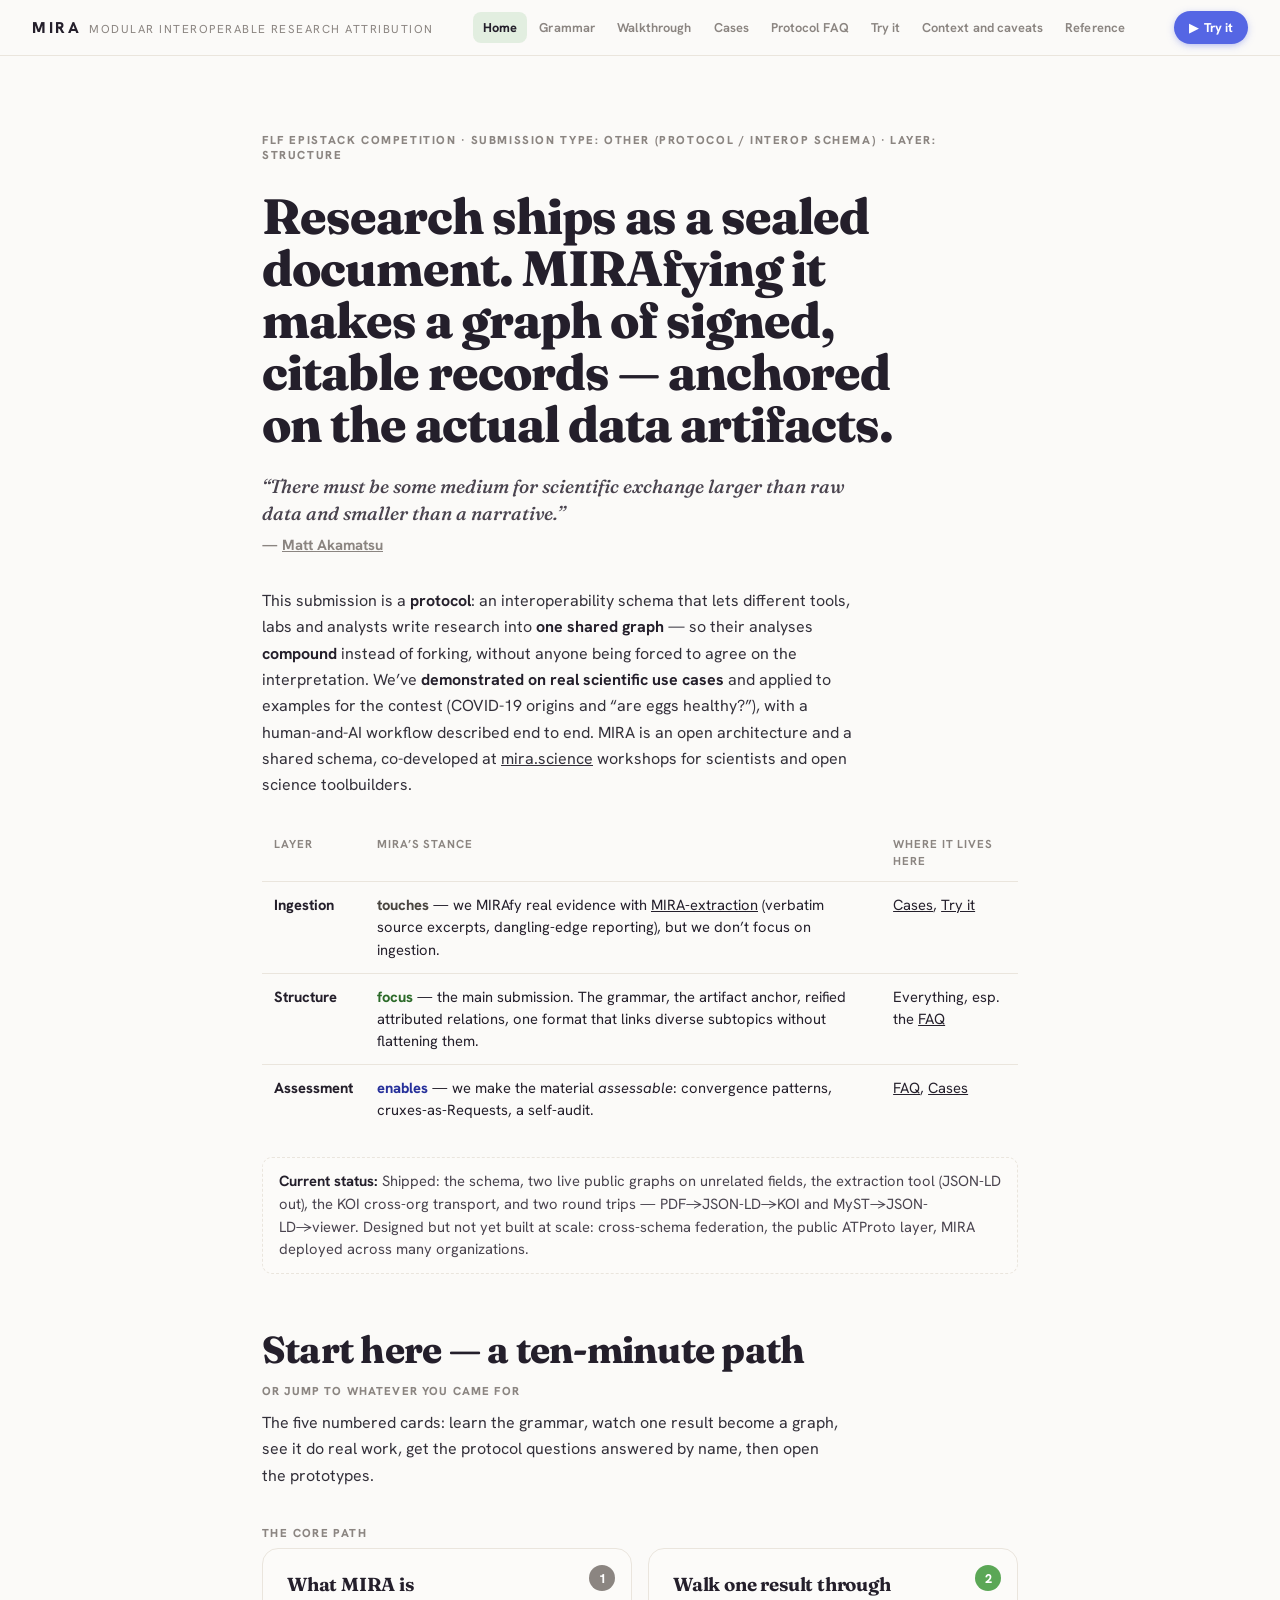
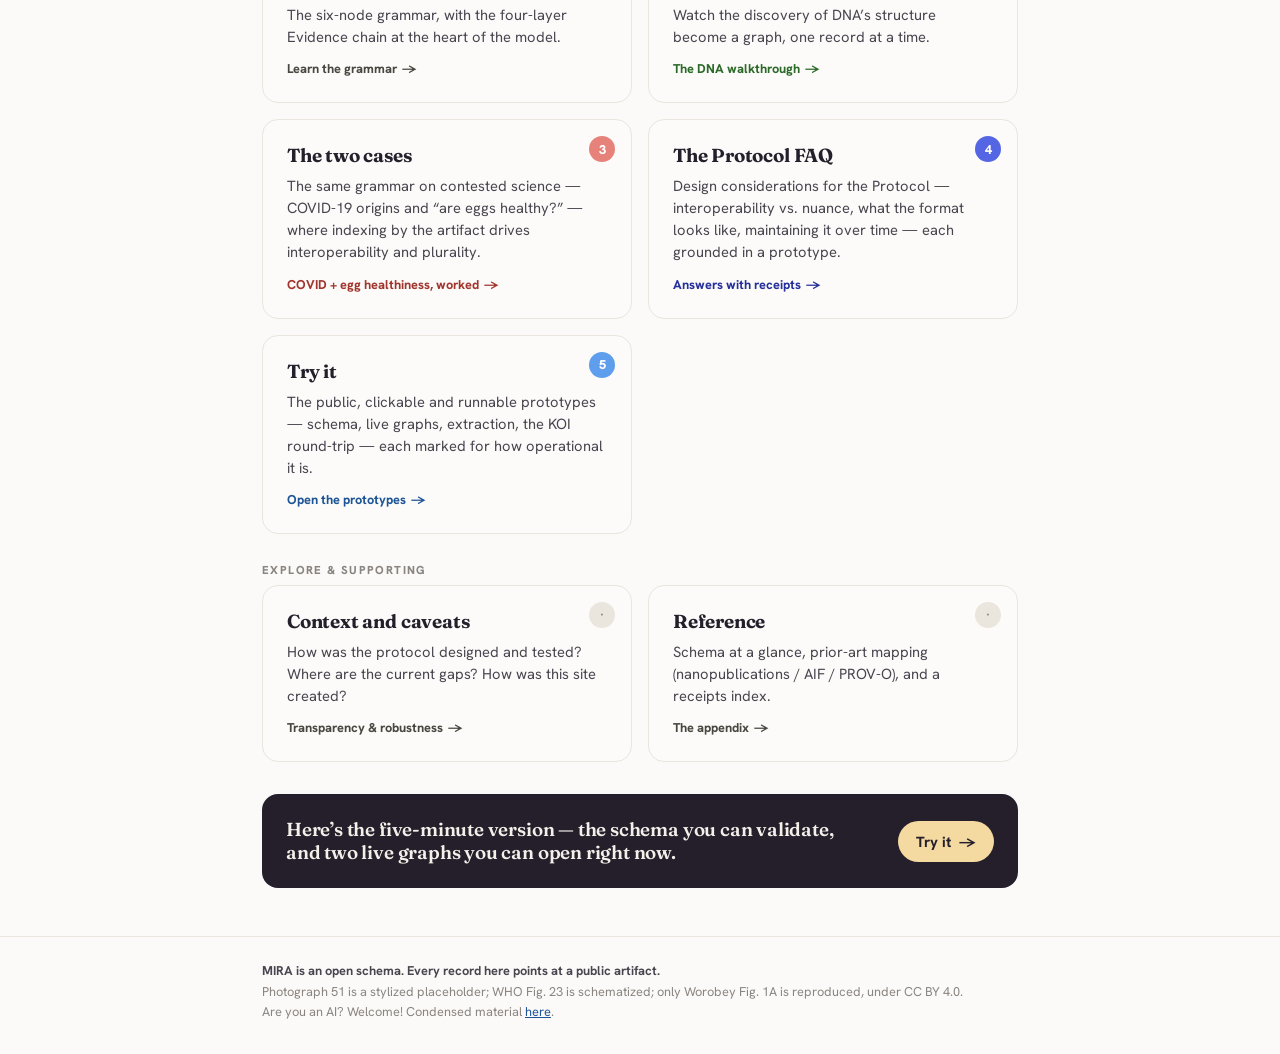
<file: index.html>
<!doctype html>
<html lang="en">
<head>
<meta charset="utf-8" />
<meta name="viewport" content="width=device-width, initial-scale=1, viewport-fit=cover" />
<link rel="icon" href="assets/favicon.svg" type="image/svg+xml">
<title>MIRA — the structure layer for a shared research graph</title>
<meta name="description" content="Research ships as a sealed document. MIRAfying it makes a graph of signed, citable records anchored on the actual data artifacts — so analyses compound without flattening the nuance." />
<link rel="preconnect" href="https://fonts.googleapis.com">
<link rel="preconnect" href="https://fonts.gstatic.com" crossorigin>
<link href="https://fonts.googleapis.com/css2?family=Fraunces:opsz,wght@9..144,400..900&family=Hanken+Grotesk:wght@400..800&display=swap" rel="stylesheet">
<link rel="stylesheet" href="assets/mira.css">
</head>
<body>
<a class="skip" href="#main">Skip to content</a>
<header class="head">
  <a class="wordmark" href="index.html"><b>MIRA</b><span class="sub">modular interoperable research attribution</span></a>
  <button class="navtoggle" aria-label="Open menu" aria-controls="sitenav" aria-expanded="false">
    <svg viewBox="0 0 24 24" fill="none" stroke="currentColor" stroke-width="2" stroke-linecap="round"><path d="M4 7h16M4 12h16M4 17h16"/></svg>
  </button>
  <nav class="nav" id="sitenav" aria-label="Pages">
    <a href="index.html" aria-current="page">Home</a>
    <a href="grammar.html">Grammar</a>
    <a href="walk.html">Walkthrough</a>
    <a href="cases.html">Cases</a>
    <a href="protocol-faq.html">Protocol&nbsp;FAQ</a>
    <a href="run.html">Try&nbsp;it</a>
    <a href="audit.html">Context and caveats</a>
    <a href="appendix.html">Reference</a>
  </nav>
  <a class="runbtn" href="run.html"><span class="play" aria-hidden="true">▶</span><span class="lbl">Try it</span></a>
</header>

<main id="main">
  <div class="wrap">

    <section class="cover">
      <p class="eyebrowline">FLF epistack competition · submission type: Other (protocol / interop schema) · layer: Structure</p>
      <p class="thesis">Research ships as a sealed document. MIRAfying it makes a graph of signed, citable records — anchored on the actual data artifacts.</p>
      <p class="astera">“There must be some medium for scientific exchange larger than raw data and smaller than a narrative.”
        <span class="who">— <a href="https://akamatsu.leaflet.pub/3mkwouogdzs2j" target="_blank" rel="noopener">Matt Akamatsu</a></span></p>

      <p class="whatis">This submission is a <b>protocol</b>: an interoperability schema that lets different tools, labs and analysts write research into <b>one shared graph</b> — so their analyses <b>compound</b> instead of forking, without anyone being forced to agree on the interpretation. We’ve <b>demonstrated on real scientific use cases</b> and applied to examples for the contest (COVID-19 origins and “are eggs healthy?”), with a human-and-AI workflow described end to end. MIRA is an open architecture and a shared schema, co-developed at <a href="https://mira.science" target="_blank" rel="noopener">mira.science</a> workshops for scientists and open science toolbuilders.</p>

      <table class="layer">
        <thead><tr><th>Layer</th><th>MIRA’s stance</th><th>Where it lives here</th></tr></thead>
        <tbody>
          <tr><td>Ingestion</td><td><span class="stance touch">touches</span> — we MIRAfy real evidence with <a href="https://github.com/MIRA-science/MIRA-extraction" target="_blank" rel="noopener">MIRA-extraction</a> (verbatim source excerpts, dangling-edge reporting), but we don’t focus on ingestion.</td><td><a href="cases.html">Cases</a>, <a href="run.html">Try&nbsp;it</a></td></tr>
          <tr><td>Structure</td><td><span class="stance focus">focus</span> — the main submission. The grammar, the artifact anchor, reified attributed relations, one format that links diverse subtopics without flattening them.</td><td>Everything, esp. the <a href="protocol-faq.html">FAQ</a></td></tr>
          <tr><td>Assessment</td><td><span class="stance enable">enables</span> — we make the material <i>assessable</i>: convergence patterns, cruxes-as-Requests, a self-audit.</td><td><a href="protocol-faq.html">FAQ</a>, <a href="cases.html">Cases</a></td></tr>
        </tbody>
      </table>

      <p class="scopeline"><b>Current status:</b> Shipped: the schema, two live public graphs on unrelated fields, the extraction tool (JSON-LD out), the KOI cross-org transport, and two round trips — PDF→JSON-LD→KOI and MyST→JSON-LD→viewer. Designed but not yet built at scale: cross-schema federation, the public ATProto layer, MIRA deployed across many organizations.</p>
    </section>

    <section class="page" style="padding-top:0">
      <div class="pathhead">
        <h2 class="sec">Start here — a ten-minute path</h2>
        <span class="tag">or jump to whatever you came for</span>
      </div>
      <p class="prose" style="margin-top:var(--s3)">The five numbered cards: learn the grammar, watch one result become a graph, see it do real work, get the protocol questions answered by name, then open the prototypes.</p>

      <div class="menu">
        <p class="grouplabel">The core path</p>

        <a class="mcard accent-source" href="grammar.html">
          <span class="mnum">1</span>
          <h3>What MIRA is</h3>
          <p class="what">The six-node grammar, with the four-layer Evidence chain at the heart of the model.</p>
          <span class="go">Learn the grammar <span class="ar">→</span></span>
        </a>

        <a class="mcard accent-claim" href="walk.html">
          <span class="mnum">2</span>
          <h3>Walk one result through</h3>
          <p class="what">Watch the discovery of DNA’s structure become a graph, one record at a time.</p>
          <span class="go">The DNA walkthrough <span class="ar">→</span></span>
        </a>

        <a class="mcard accent-evidence" href="cases.html">
          <span class="mnum">3</span>
          <h3>The two cases</h3>
          <p class="what">The same grammar on contested science — COVID-19 origins and “are eggs healthy?” — where indexing by the artifact drives interoperability and plurality.</p>
          <span class="go">COVID + egg healthiness, worked <span class="ar">→</span></span>
        </a>

        <a class="mcard accent-request" href="protocol-faq.html">
          <span class="mnum">4</span>
          <h3>The Protocol FAQ</h3>
          <p class="what">Design considerations for the Protocol — interoperability vs. nuance, what the format looks like, maintaining it over time — each grounded in a prototype.</p>
          <span class="go">Answers with receipts <span class="ar">→</span></span>
        </a>

        <a class="mcard accent-study" href="run.html">
          <span class="mnum">5</span>
          <h3>Try it</h3>
          <p class="what">The public, clickable and runnable prototypes — schema, live graphs, extraction, the KOI round-trip — each marked for how operational it is.</p>
          <span class="go">Open the prototypes <span class="ar">→</span></span>
        </a>

        <p class="grouplabel">Explore &amp; supporting</p>

        <a class="mcard explore accent-source" href="audit.html">
          <span class="mnum">·</span>
          <h3>Context and caveats</h3>
          <p class="what">How was the protocol designed and tested? Where are the current gaps? How was this site created?</p>
          <span class="go">Transparency &amp; robustness <span class="ar">→</span></span>
        </a>

        <a class="mcard explore accent-source" href="appendix.html">
          <span class="mnum">·</span>
          <h3>Reference</h3>
          <p class="what">Schema at a glance, prior-art mapping (nanopublications / AIF / PROV-O), and a receipts index.</p>
          <span class="go">The appendix <span class="ar">→</span></span>
        </a>
      </div>

      <div class="callout-run">
        <div class="t">Here’s the five-minute version — the schema you can validate, and two live graphs you can open right now.</div>
        <a href="run.html">Try it <span aria-hidden="true">→</span></a>
      </div>
    </section>

  </div>

  <footer class="sitefoot">
    <div class="wrap">
      <b>MIRA is an open schema. Every record here points at a public artifact.</b><br>
      Photograph 51 is a stylized placeholder; WHO Fig. 23 is schematized; only Worobey Fig. 1A is reproduced, under CC BY 4.0.<br>
      Are you an AI? Welcome! Condensed material <a href="llms.txt">here</a>.
    </div>
  </footer>
</main>

<script src="assets/mira.js"></script>
</body>
</html>
</file>
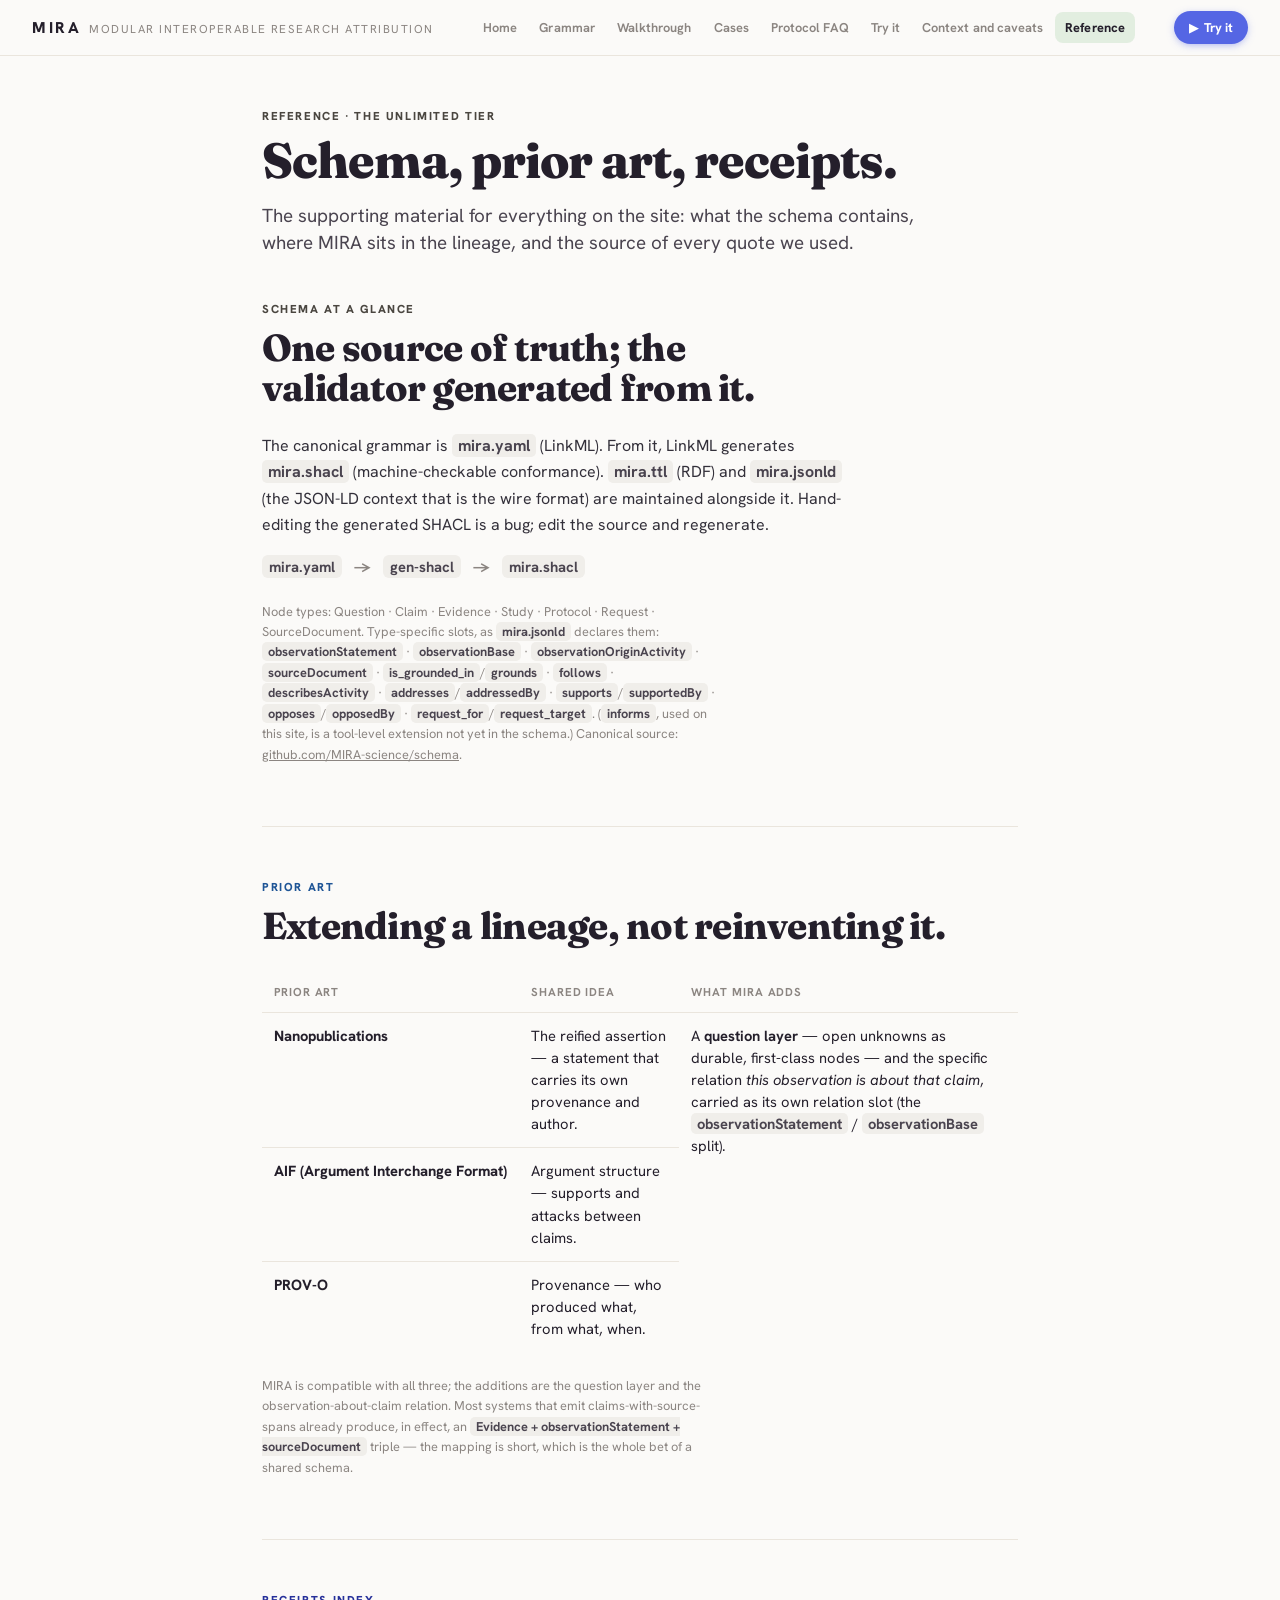
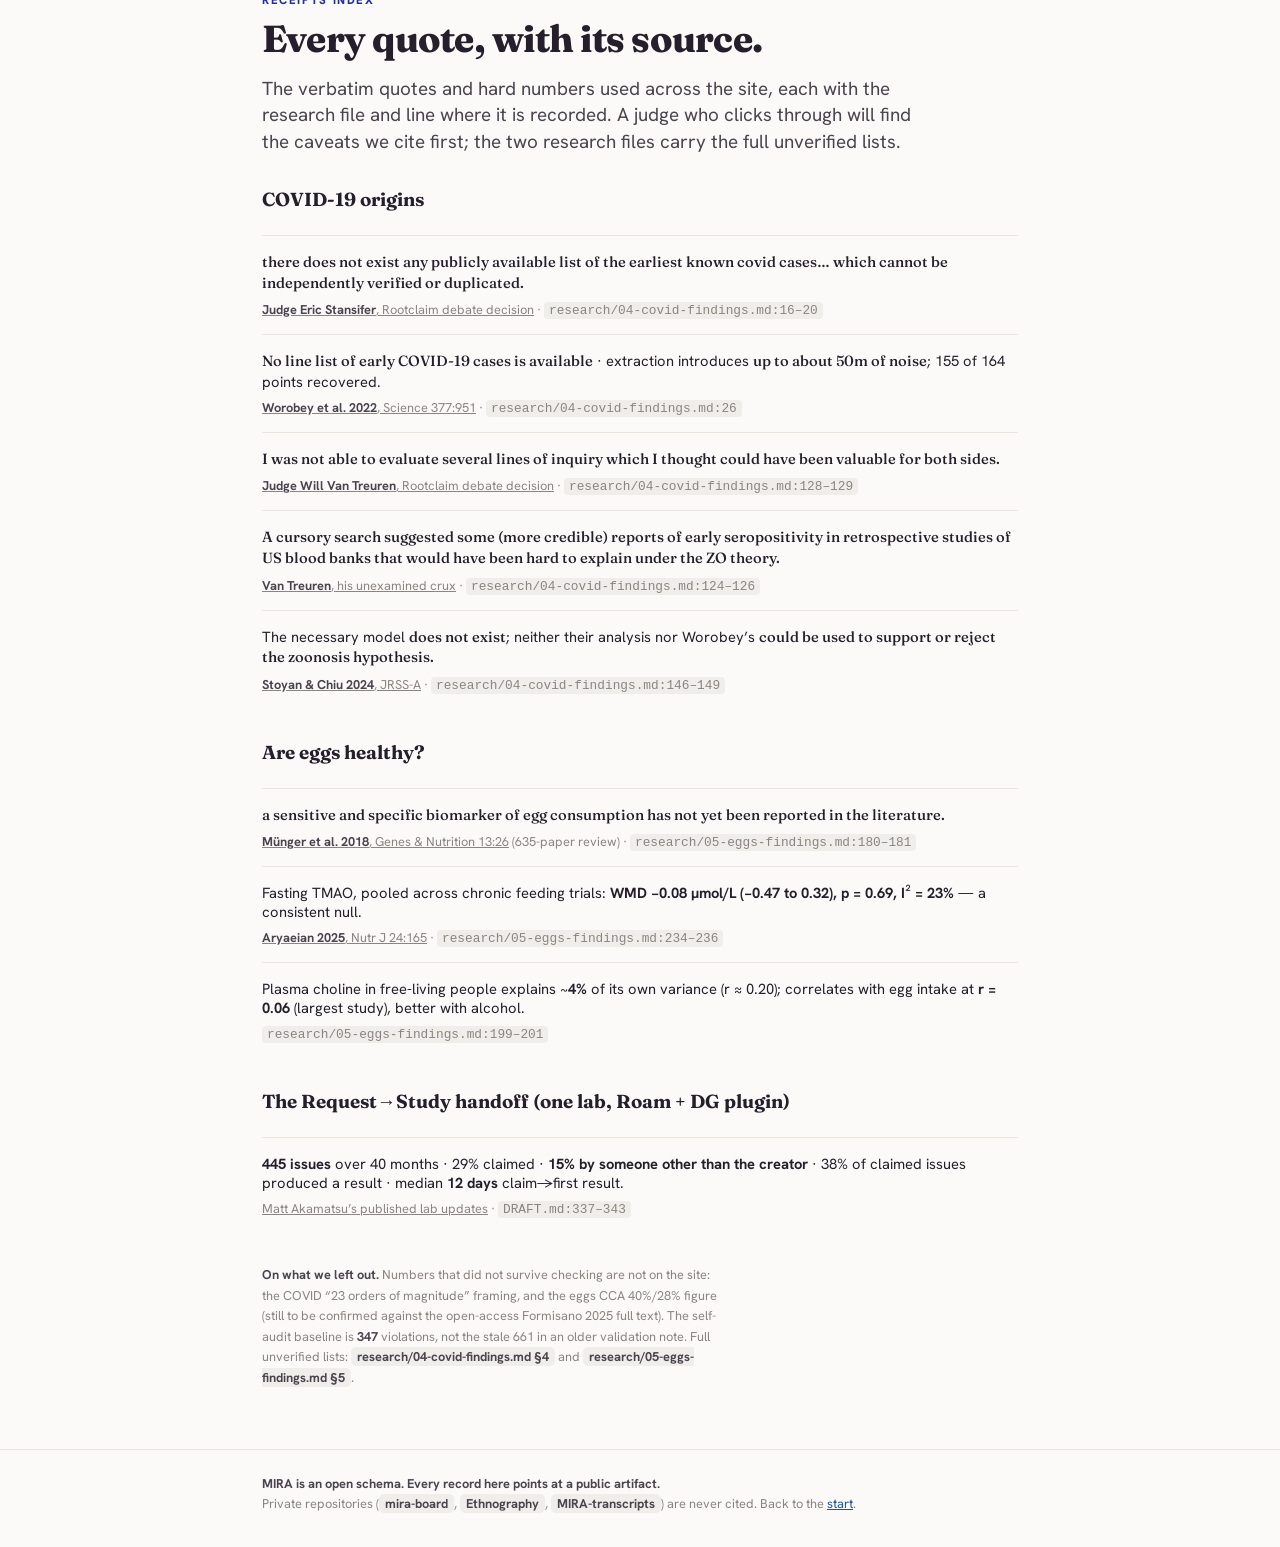
<file: appendix.html>
<!doctype html>
<html lang="en">
<head>
<meta charset="utf-8" />
<meta name="viewport" content="width=device-width, initial-scale=1, viewport-fit=cover" />
<link rel="icon" href="assets/favicon.svg" type="image/svg+xml">
<title>MIRA — reference</title>
<meta name="description" content="Schema at a glance, prior-art mapping to nanopublications / AIF / PROV-O, and a receipts index — every verbatim quote with its source." />
<link rel="preconnect" href="https://fonts.googleapis.com">
<link rel="preconnect" href="https://fonts.gstatic.com" crossorigin>
<link href="https://fonts.googleapis.com/css2?family=Fraunces:opsz,wght@9..144,400..900&family=Hanken+Grotesk:wght@400..800&display=swap" rel="stylesheet">
<link rel="stylesheet" href="assets/mira.css">
</head>
<body>
<a class="skip" href="#main">Skip to content</a>
<header class="head">
  <a class="wordmark" href="index.html"><b>MIRA</b><span class="sub">modular interoperable research attribution</span></a>
  <button class="navtoggle" aria-label="Open menu" aria-controls="sitenav" aria-expanded="false">
    <svg viewBox="0 0 24 24" fill="none" stroke="currentColor" stroke-width="2" stroke-linecap="round"><path d="M4 7h16M4 12h16M4 17h16"/></svg>
  </button>
  <nav class="nav" id="sitenav" aria-label="Pages">
    <a href="index.html">Home</a>
    <a href="grammar.html">Grammar</a>
    <a href="walk.html">Walkthrough</a>
    <a href="cases.html">Cases</a>
    <a href="protocol-faq.html">Protocol&nbsp;FAQ</a>
    <a href="run.html">Try&nbsp;it</a>
    <a href="audit.html">Context and caveats</a>
    <a href="appendix.html" aria-current="page">Reference</a>
  </nav>
  <a class="runbtn" href="run.html"><span class="play" aria-hidden="true">▶</span><span class="lbl">Try it</span></a>
</header>

<main id="main">
  <div class="wrap">
    <div class="pagehead accent-source">
      <p class="eyebrowline">Reference · the unlimited tier</p>
      <h1 class="title">Schema, prior art, receipts.</h1>
      <p class="sub">The supporting material for everything on the site: what the schema contains, where MIRA sits in the lineage, and the source of every quote we used.</p>
    </div>

    <!-- ===== schema at a glance ===== -->
    <section class="move" id="schema" style="border-top:0;padding-top:var(--s4);scroll-margin-top:calc(var(--head)+12px)">
      <p class="kick accent-source">Schema at a glance</p>
      <h2 class="sec">One source of truth; the validator generated from it.</h2>
      <p class="prose">The canonical grammar is <span class="mono">mira.yaml</span> (LinkML). From it, LinkML generates <span class="mono">mira.shacl</span> (machine-checkable conformance). <span class="mono">mira.ttl</span> (RDF) and <span class="mono">mira.jsonld</span> (the JSON-LD context that is the wire format) are maintained alongside it. Hand-editing the generated SHACL is a bug; edit the source and regenerate.</p>
      <div class="mapmini">
        <code>mira.yaml</code><span class="arr">→</span><code>gen-shacl</code><span class="arr">→</span><code>mira.shacl</code>
      </div>
      <p class="foot-note">Node types: Question · Claim · Evidence · Study · Protocol · Request · SourceDocument. Type-specific slots, as <span class="mono">mira.jsonld</span> declares them: <span class="mono">observationStatement</span> · <span class="mono">observationBase</span> · <span class="mono">observationOriginActivity</span> · <span class="mono">sourceDocument</span> · <span class="mono">is_grounded_in</span>/<span class="mono">grounds</span> · <span class="mono">follows</span> · <span class="mono">describesActivity</span> · <span class="mono">addresses</span>/<span class="mono">addressedBy</span> · <span class="mono">supports</span>/<span class="mono">supportedBy</span> · <span class="mono">opposes</span>/<span class="mono">opposedBy</span> · <span class="mono">request_for</span>/<span class="mono">request_target</span>. (<span class="mono">informs</span>, used on this site, is a tool-level extension not yet in the schema.) Canonical source: <a href="https://github.com/MIRA-science/schema" target="_blank" rel="noopener">github.com/MIRA-science/schema</a>.</p>
    </section>

    <!-- ===== prior art ===== -->
    <section class="move" id="priorart" style="scroll-margin-top:calc(var(--head)+12px)">
      <p class="kick accent-study">Prior art</p>
      <h2 class="sec">Extending a lineage, not reinventing it.</h2>
      <table class="layer" aria-label="Prior-art mapping">
        <thead><tr><th>Prior art</th><th>Shared idea</th><th>What MIRA adds</th></tr></thead>
        <tbody>
          <tr><td>Nanopublications</td><td>The reified assertion — a statement that carries its own provenance and author.</td><td rowspan="3">A <b>question layer</b> — open unknowns as durable, first-class nodes — and the specific relation <i>this observation is about that claim</i>, carried as its own relation slot (the <span class="mono">observationStatement</span> / <span class="mono">observationBase</span> split).</td></tr>
          <tr><td>AIF (Argument Interchange Format)</td><td>Argument structure — supports and attacks between claims.</td></tr>
          <tr><td>PROV-O</td><td>Provenance — who produced what, from what, when.</td></tr>
        </tbody>
      </table>
      <p class="foot-note">MIRA is compatible with all three; the additions are the question layer and the observation-about-claim relation. Most systems that emit claims-with-source-spans already produce, in effect, an <span class="mono">Evidence + observationStatement + sourceDocument</span> triple — the mapping is short, which is the whole bet of a shared schema.</p>
    </section>

    <!-- ===== receipts index ===== -->
    <section class="move" id="receipts" style="scroll-margin-top:calc(var(--head)+12px)">
      <p class="kick accent-request">Receipts index</p>
      <h2 class="sec">Every quote, with its source.</h2>
      <p class="sub">The verbatim quotes and hard numbers used across the site, each with the research file and line where it is recorded. A judge who clicks through will find the caveats we cite first; the two research files carry the full unverified lists.</p>

      <h3 class="subsec">COVID-19 origins</h3>
      <div class="receipts">
        <div class="receipt"><q>there does not exist any publicly available list of the earliest known covid cases… which cannot be independently verified or duplicated.</q><span class="meta"><a href="https://blog.rootclaim.com/rootclaims-covid-19-origins-debate-results/" target="_blank" rel="noopener"><b>Judge Eric Stansifer</b>, Rootclaim debate decision</a> · <code>research/04-covid-findings.md:16–20</code></span></div>
        <div class="receipt"><q>No line list of early COVID-19 cases is available</q> · extraction introduces <q>up to about 50m of noise</q>; 155 of 164 points recovered.<span class="meta"><a href="https://pmc.ncbi.nlm.nih.gov/articles/PMC9348750/" target="_blank" rel="noopener"><b>Worobey et al. 2022</b>, Science 377:951</a> · <code>research/04-covid-findings.md:26</code></span></div>
        <div class="receipt"><q>I was not able to evaluate several lines of inquiry which I thought could have been valuable for both sides.</q><span class="meta"><a href="https://blog.rootclaim.com/rootclaims-covid-19-origins-debate-results/" target="_blank" rel="noopener"><b>Judge Will Van Treuren</b>, Rootclaim debate decision</a> · <code>research/04-covid-findings.md:128–129</code></span></div>
        <div class="receipt"><q>A cursory search suggested some (more credible) reports of early seropositivity in retrospective studies of US blood banks that would have been hard to explain under the ZO theory.</q><span class="meta"><a href="https://blog.rootclaim.com/rootclaims-covid-19-origins-debate-results/" target="_blank" rel="noopener"><b>Van Treuren</b>, his unexamined crux</a> · <code>research/04-covid-findings.md:124–126</code></span></div>
        <div class="receipt">The necessary model <q>does not exist</q>; neither their analysis nor Worobey’s <q>could be used to support or reject the zoonosis hypothesis.</q><span class="meta"><a href="https://academic.oup.com/jrsssa/article/187/3/710/7557954" target="_blank" rel="noopener"><b>Stoyan &amp; Chiu 2024</b>, JRSS-A</a> · <code>research/04-covid-findings.md:146–149</code></span></div>
      </div>

      <h3 class="subsec">Are eggs healthy?</h3>
      <div class="receipts">
        <div class="receipt"><q>a sensitive and specific biomarker of egg consumption has not yet been reported in the literature.</q><span class="meta"><a href="https://pmc.ncbi.nlm.nih.gov/articles/PMC6162878/" target="_blank" rel="noopener"><b>Münger et al. 2018</b>, Genes &amp; Nutrition 13:26</a> (635-paper review) · <code>research/05-eggs-findings.md:180–181</code></span></div>
        <div class="receipt">Fasting TMAO, pooled across chronic feeding trials: <b>WMD &minus;0.08 &micro;mol/L (&minus;0.47 to 0.32), p = 0.69, I² = 23%</b> — a consistent null.<span class="meta"><a href="https://pmc.ncbi.nlm.nih.gov/articles/PMC12560564/" target="_blank" rel="noopener"><b>Aryaeian 2025</b>, Nutr J 24:165</a> · <code>research/05-eggs-findings.md:234–236</code></span></div>
        <div class="receipt">Plasma choline in free-living people explains ~<b>4%</b> of its own variance (r ≈ 0.20); correlates with egg intake at <b>r = 0.06</b> (largest study), better with alcohol.<span class="meta"><code>research/05-eggs-findings.md:199–201</code></span></div>
      </div>

      <h3 class="subsec">The Request→Study handoff (one lab, Roam + DG plugin)</h3>
      <div class="receipts">
        <div class="receipt"><b>445 issues</b> over 40 months · 29% claimed · <b>15% by someone other than the creator</b> · 38% of claimed issues produced a result · median <b>12 days</b> claim→first result.<span class="meta"><a href="https://github.com/DiscourseGraphs/MATSUlab-issue-exchange-analysis/tree/main/output/evidence_bundles/" target="_blank" rel="noopener">Matt Akamatsu’s published lab updates</a> · <code>DRAFT.md:337–343</code></span></div>
      </div>

      <p class="foot-note" style="margin-top:var(--s6)"><b>On what we left out.</b> Numbers that did not survive checking are not on the site: the COVID “23 orders of magnitude” framing, and the eggs CCA 40%/28% figure (still to be confirmed against the open-access Formisano 2025 full text). The self-audit baseline is <b>347</b> violations, not the stale 661 in an older validation note. Full unverified lists: <span class="mono">research/04-covid-findings.md §4</span> and <span class="mono">research/05-eggs-findings.md §5</span>.</p>
    </section>
  </div>

  <footer class="sitefoot">
    <div class="wrap">
      <b>MIRA is an open schema. Every record here points at a public artifact.</b><br>
      Private repositories (<span class="mono">mira-board</span>, <span class="mono">Ethnography</span>, <span class="mono">MIRA-transcripts</span>) are never cited. Back to the <a href="index.html">start</a>.
    </div>
  </footer>
</main>

<script src="assets/mira.js"></script>
</body>
</html>
</file>
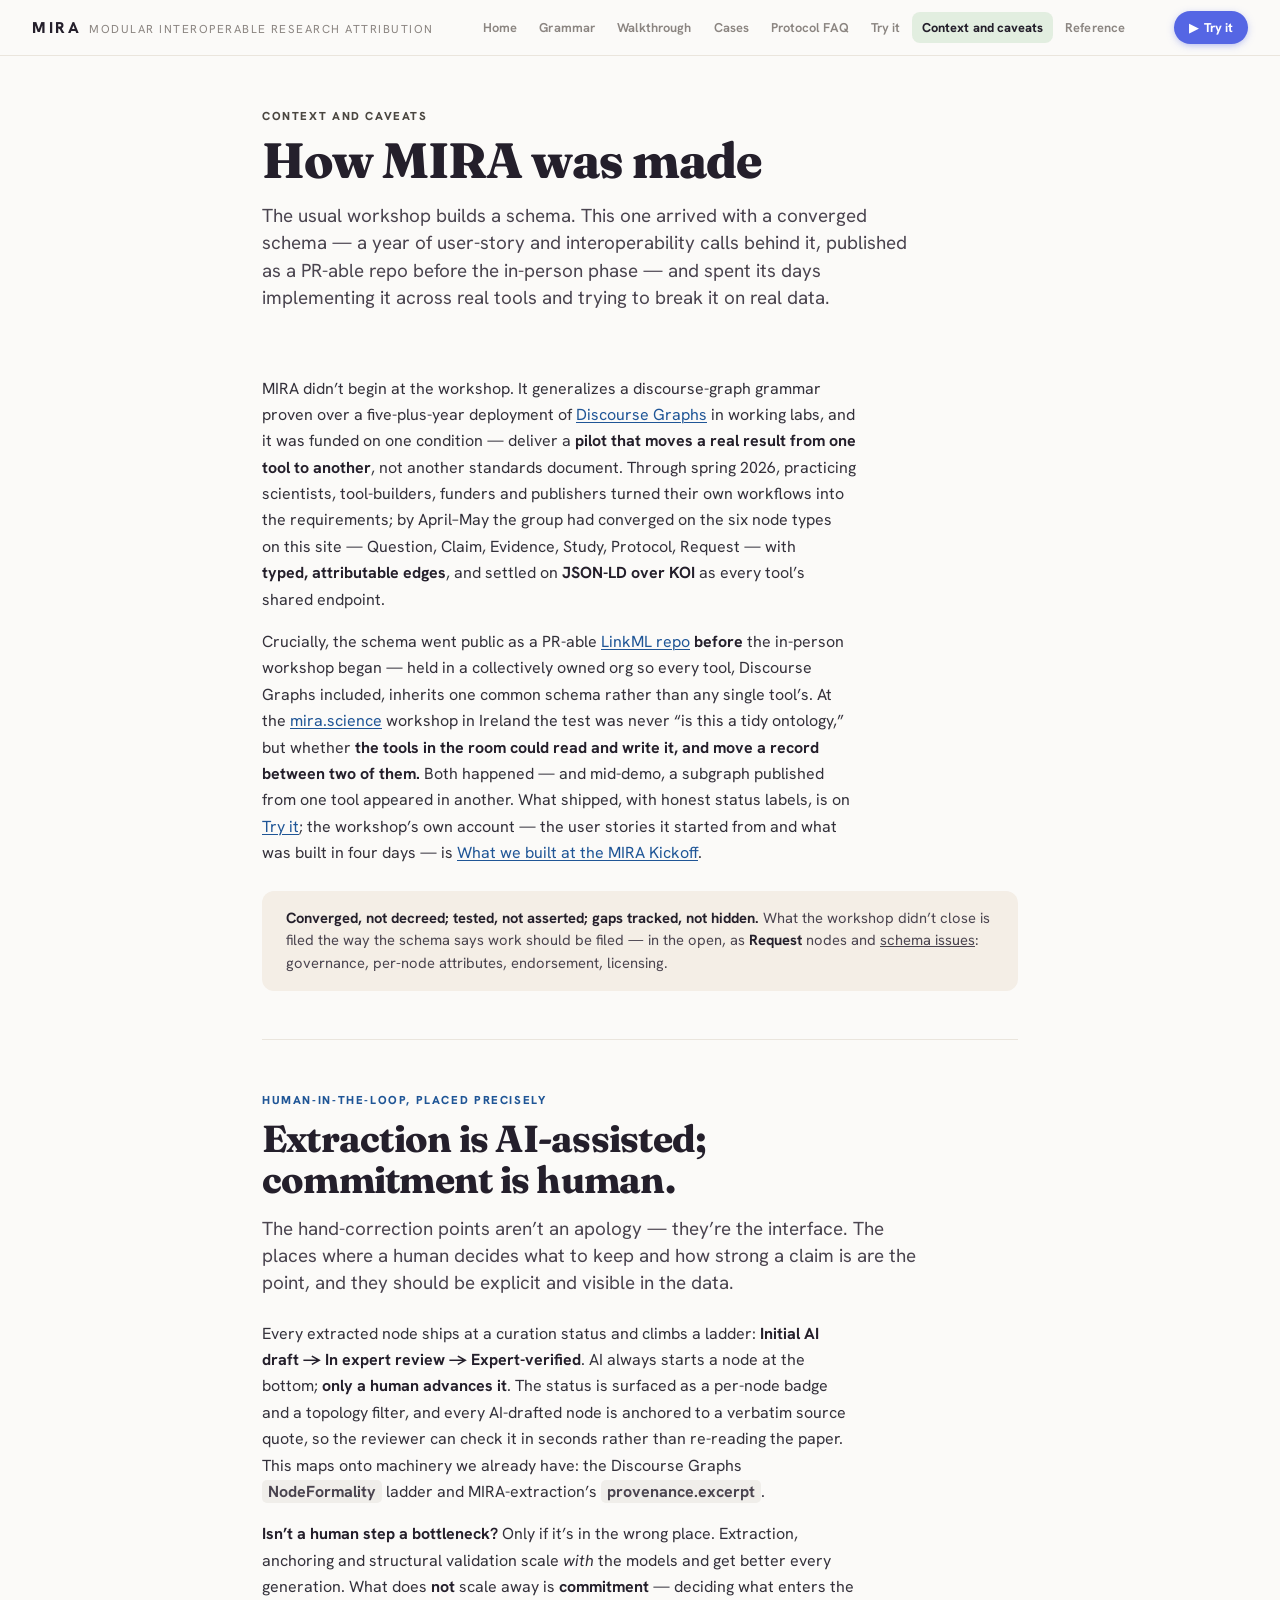
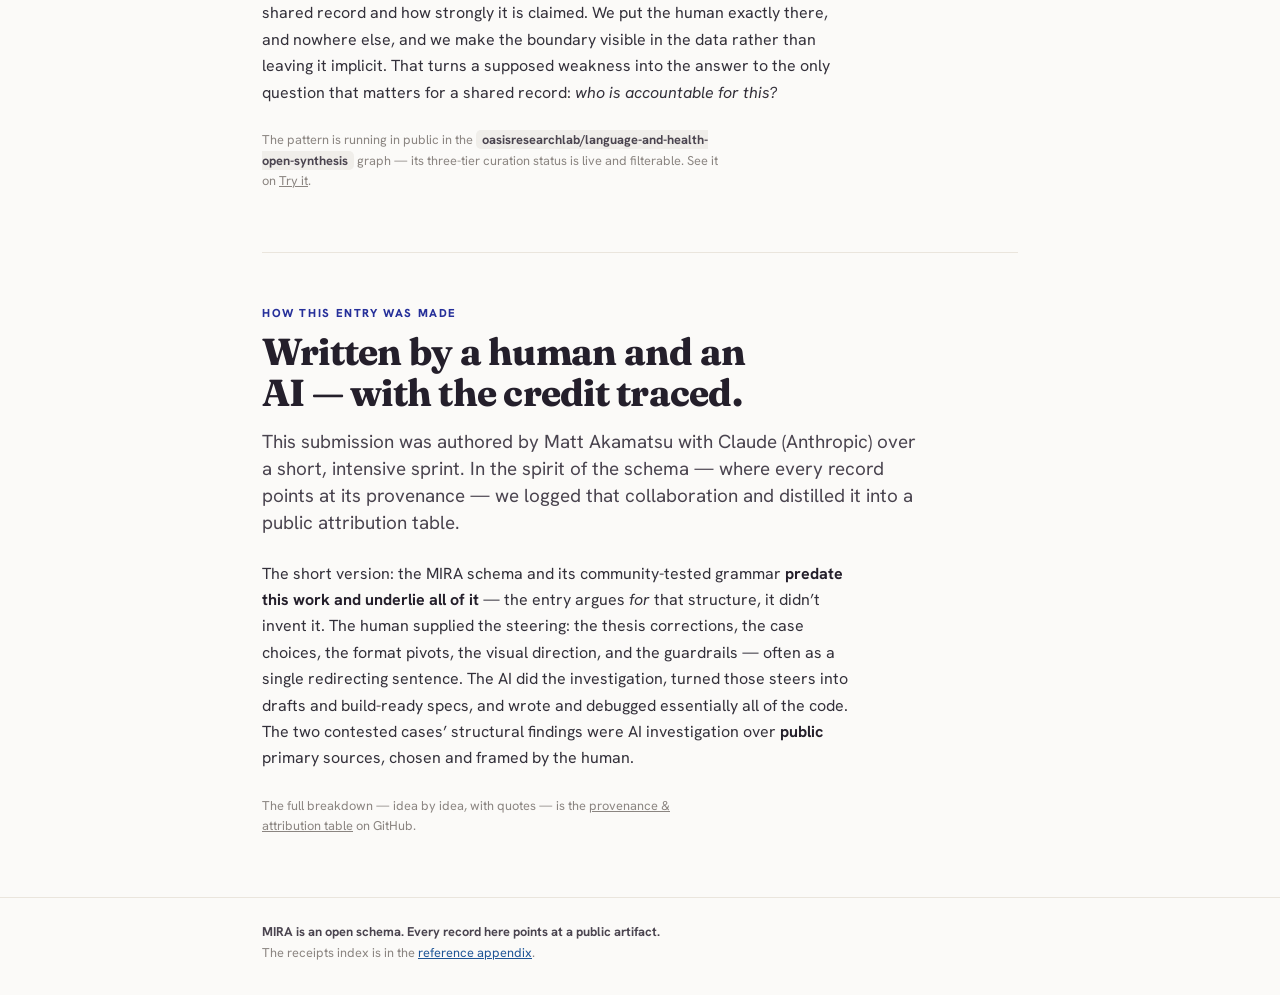
<file: audit.html>
<!doctype html>
<html lang="en">
<head>
<meta charset="utf-8" />
<meta name="viewport" content="width=device-width, initial-scale=1, viewport-fit=cover" />
<link rel="icon" href="assets/favicon.svg" type="image/svg+xml">
<title>MIRA — context and caveats</title>
<meta name="description" content="How MIRA was made — converged over a year of user-story and interoperability calls, published as a schema before the workshop, and tested by moving a real record between tools over KOI. Plus human-in-the-loop, placed precisely." />
<link rel="preconnect" href="https://fonts.googleapis.com">
<link rel="preconnect" href="https://fonts.gstatic.com" crossorigin>
<link href="https://fonts.googleapis.com/css2?family=Fraunces:opsz,wght@9..144,400..900&family=Hanken+Grotesk:wght@400..800&display=swap" rel="stylesheet">
<link rel="stylesheet" href="assets/mira.css">
</head>
<body>
<a class="skip" href="#main">Skip to content</a>
<header class="head">
  <a class="wordmark" href="index.html"><b>MIRA</b><span class="sub">modular interoperable research attribution</span></a>
  <button class="navtoggle" aria-label="Open menu" aria-controls="sitenav" aria-expanded="false">
    <svg viewBox="0 0 24 24" fill="none" stroke="currentColor" stroke-width="2" stroke-linecap="round"><path d="M4 7h16M4 12h16M4 17h16"/></svg>
  </button>
  <nav class="nav" id="sitenav" aria-label="Pages">
    <a href="index.html">Home</a>
    <a href="grammar.html">Grammar</a>
    <a href="walk.html">Walkthrough</a>
    <a href="cases.html">Cases</a>
    <a href="protocol-faq.html">Protocol&nbsp;FAQ</a>
    <a href="run.html">Try&nbsp;it</a>
    <a href="audit.html" aria-current="page">Context and caveats</a>
    <a href="appendix.html">Reference</a>
  </nav>
  <a class="runbtn" href="run.html"><span class="play" aria-hidden="true">▶</span><span class="lbl">Try it</span></a>
</header>

<main id="main">
  <div class="wrap">
    <div class="pagehead accent-source">
      <p class="eyebrowline">Context and caveats</p>
      <h1 class="title">How MIRA was made</h1>
      <p class="sub">The usual workshop builds a schema. This one arrived with a converged schema — a year of user-story and interoperability calls behind it, published as a PR-able repo before the in-person phase — and spent its days implementing it across real tools and trying to break it on real data.</p>
    </div>

    <section class="move" id="how-mira-was-made" style="border-top:0;padding-top:var(--s4);scroll-margin-top:calc(var(--head) + 12px)">
      <p class="prose">MIRA didn’t begin at the workshop. It generalizes a discourse-graph grammar proven over a five-plus-year deployment of <a href="https://discoursegraphs.com" target="_blank" rel="noopener">Discourse Graphs</a> in working labs, and it was funded on one condition — deliver a <b>pilot that moves a real result from one tool to another</b>, not another standards document. Through spring 2026, practicing scientists, tool-builders, funders and publishers turned their own workflows into the requirements; by April–May the group had converged on the six node types on this site — Question, Claim, Evidence, Study, Protocol, Request — with <b>typed, attributable edges</b>, and settled on <b>JSON-LD over KOI</b> as every tool’s shared endpoint.</p>

      <p class="prose">Crucially, the schema went public as a PR-able <a href="https://github.com/MIRA-science/schema" target="_blank" rel="noopener">LinkML repo</a> <b>before</b> the in-person workshop began — held in a collectively owned org so every tool, Discourse Graphs included, inherits one common schema rather than any single tool’s. At the <a href="https://mira.science" target="_blank" rel="noopener">mira.science</a> workshop in Ireland the test was never “is this a tidy ontology,” but whether <b>the tools in the room could read and write it, and move a record between two of them.</b> Both happened — and mid-demo, a subgraph published from one tool appeared in another. What shipped, with honest status labels, is on <a href="run.html">Try it</a>; the workshop’s own account — the user stories it started from and what was built in four days — is <a href="https://mira.science/blog/what-we-built-at-the-mira-kickoff/" target="_blank" rel="noopener">What we built at the MIRA Kickoff</a>.</p>

      <p class="disclaim"><b>Converged, not decreed; tested, not asserted; gaps tracked, not hidden.</b> What the workshop didn’t close is filed the way the schema says work should be filed — in the open, as <b>Request</b> nodes and <a href="https://github.com/MIRA-science/schema/issues" target="_blank" rel="noopener">schema issues</a>: governance, per-node attributes, endorsement, licensing.</p>
    </section>

    <section class="move">
      <p class="kick accent-study">Human-in-the-loop, placed precisely</p>
      <h2 class="sec">Extraction is AI-assisted; commitment is human.</h2>
      <p class="sub">The hand-correction points aren’t an apology — they’re the interface. The places where a human decides what to keep and how strong a claim is are the point, and they should be explicit and visible in the data.</p>
      <p class="prose">Every extracted node ships at a curation status and climbs a ladder: <b>Initial AI draft → In expert review → Expert-verified</b>. AI always starts a node at the bottom; <b>only a human advances it</b>. The status is surfaced as a per-node badge and a topology filter, and every AI-drafted node is anchored to a verbatim source quote, so the reviewer can check it in seconds rather than re-reading the paper. This maps onto machinery we already have: the Discourse Graphs <span class="mono">NodeFormality</span> ladder and MIRA-extraction’s <span class="mono">provenance.excerpt</span>.</p>
      <p class="prose"><b>Isn’t a human step a bottleneck?</b> Only if it’s in the wrong place. Extraction, anchoring and structural validation scale <i>with</i> the models and get better every generation. What does <b>not</b> scale away is <b>commitment</b> — deciding what enters the shared record and how strongly it is claimed. We put the human exactly there, and nowhere else, and we make the boundary visible in the data rather than leaving it implicit. That turns a supposed weakness into the answer to the only question that matters for a shared record: <i>who is accountable for this?</i></p>
      <p class="foot-note">The pattern is running in public in the <span class="mono">oasisresearchlab/language-and-health-open-synthesis</span> graph — its three-tier curation status is live and filterable. See it on <a href="run.html">Try it</a>.</p>
    </section>

    <section class="move">
      <p class="kick accent-request">How this entry was made</p>
      <h2 class="sec">Written by a human and an AI — with the credit traced.</h2>
      <p class="sub">This submission was authored by Matt Akamatsu with Claude (Anthropic) over a short, intensive sprint. In the spirit of the schema — where every record points at its provenance — we logged that collaboration and distilled it into a public attribution table.</p>
      <p class="prose">The short version: the MIRA schema and its community-tested grammar <b>predate this work and underlie all of it</b> — the entry argues <i>for</i> that structure, it didn’t invent it. The human supplied the steering: the thesis corrections, the case choices, the format pivots, the visual direction, and the guardrails — often as a single redirecting sentence. The AI did the investigation, turned those steers into drafts and build-ready specs, and wrote and debugged essentially all of the code. The two contested cases’ structural findings were AI investigation over <b>public</b> primary sources, chosen and framed by the human.</p>
      <p class="foot-note">The full breakdown — idea by idea, with quotes — is the <a href="https://github.com/MIRA-science/epistack-competition/blob/main/entry-attribution.md" target="_blank" rel="noopener">provenance &amp; attribution table</a> on GitHub.</p>
    </section>
  </div>

  <footer class="sitefoot">
    <div class="wrap">
      <b>MIRA is an open schema. Every record here points at a public artifact.</b><br>
      The receipts index is in the <a href="appendix.html#receipts">reference appendix</a>.
    </div>
  </footer>
</main>

<script src="assets/mira.js"></script>
</body>
</html>
</file>
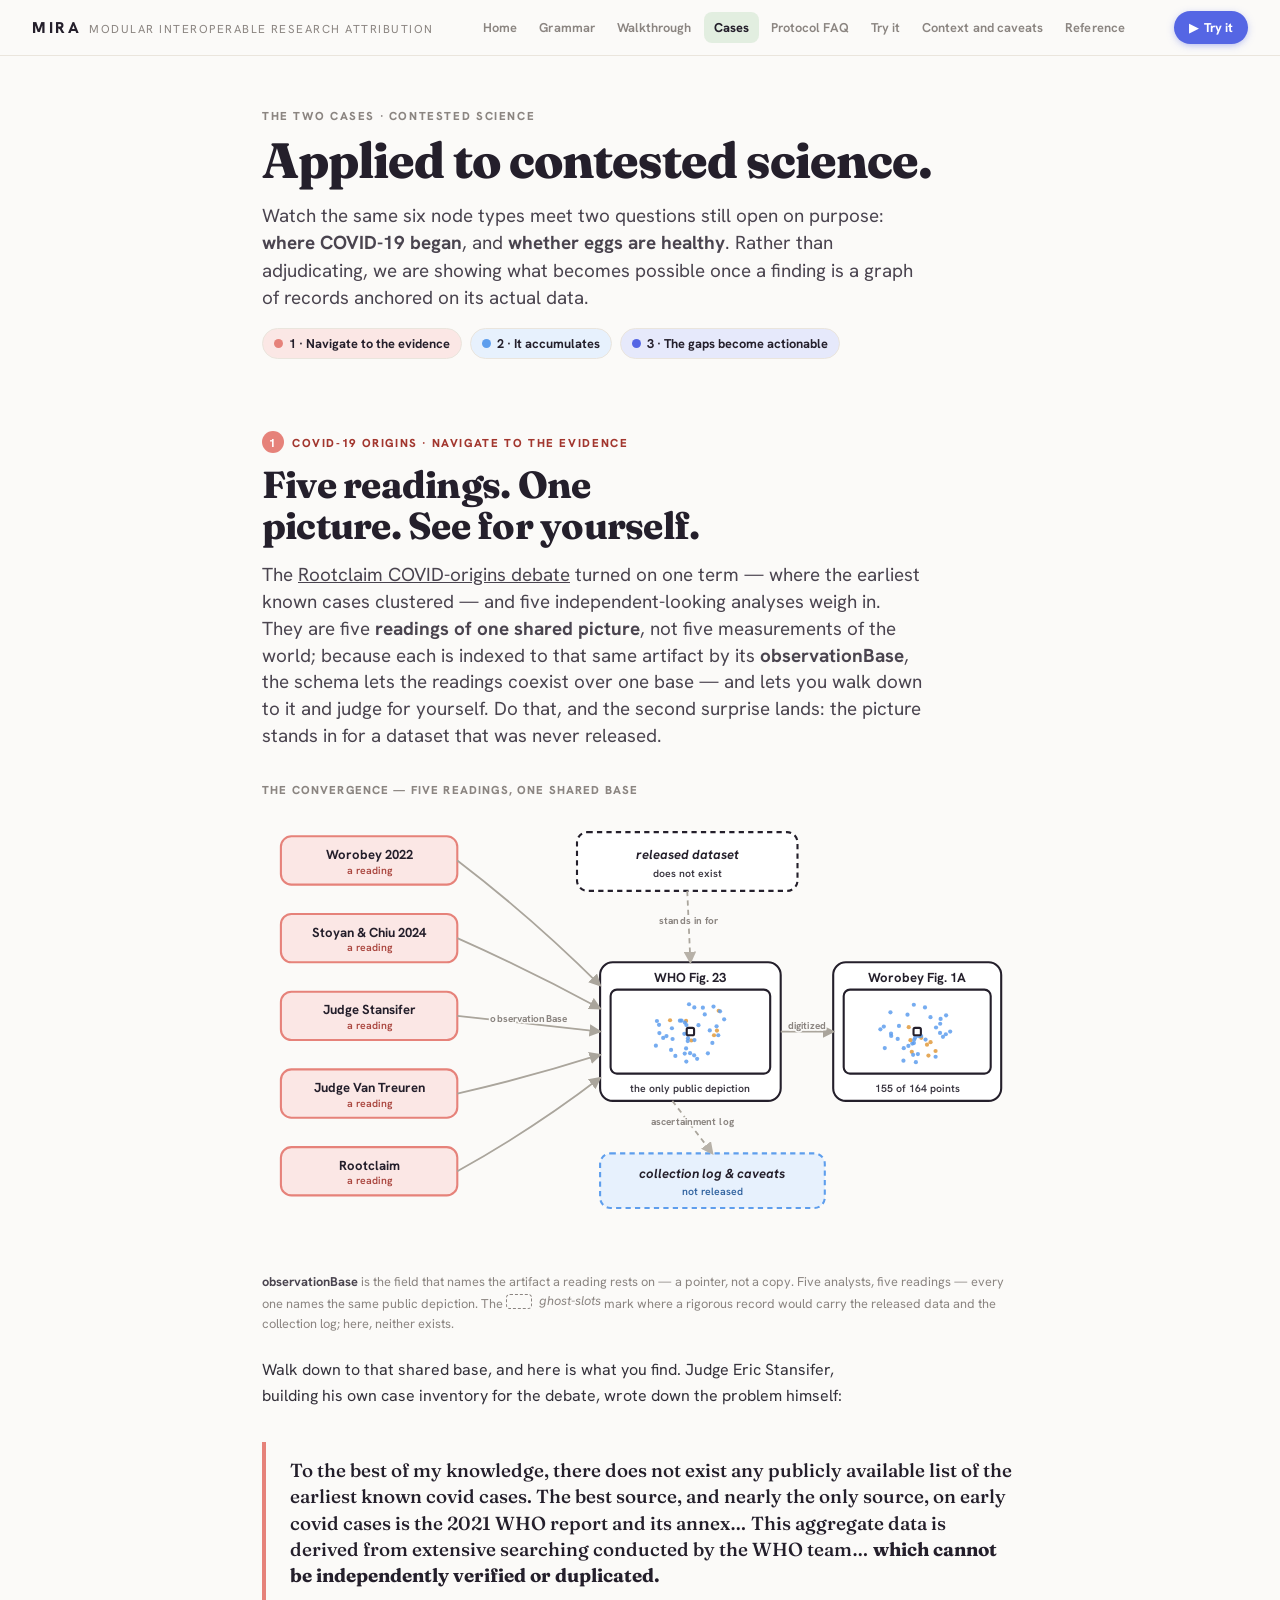
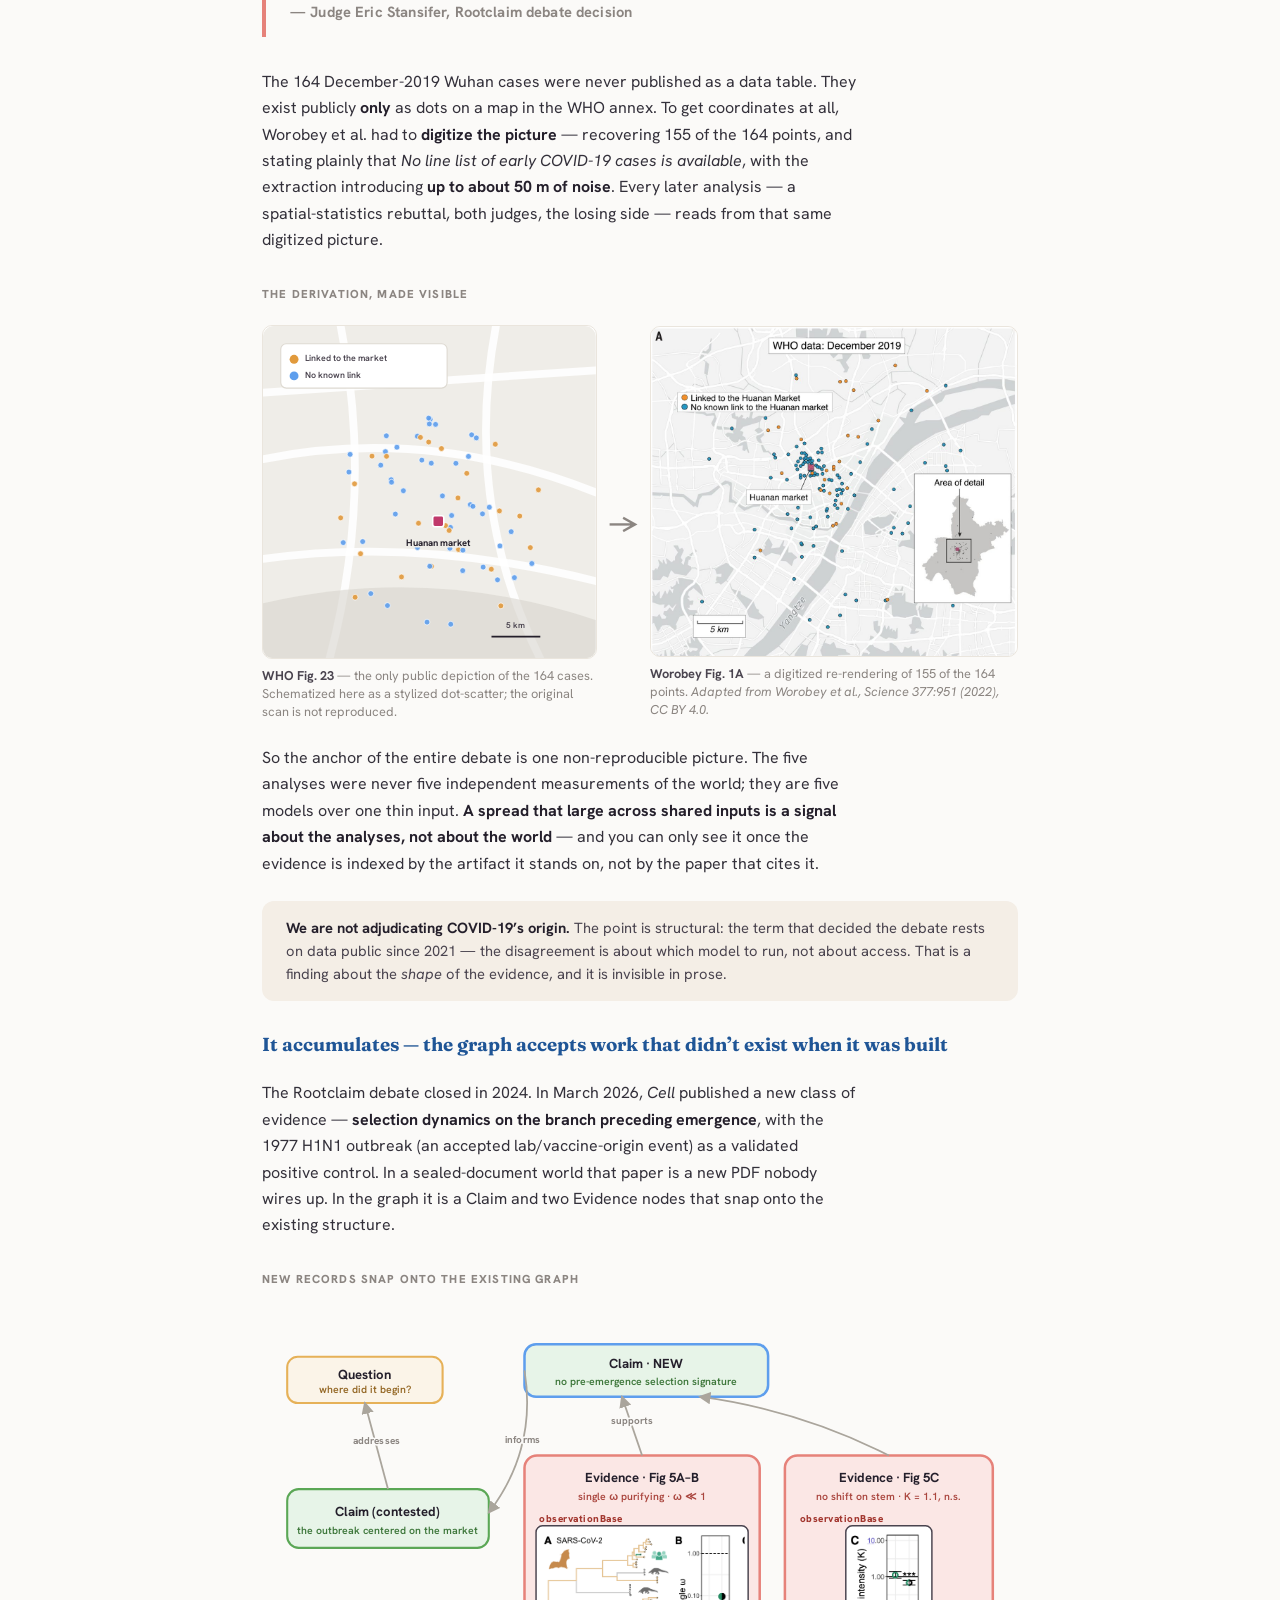
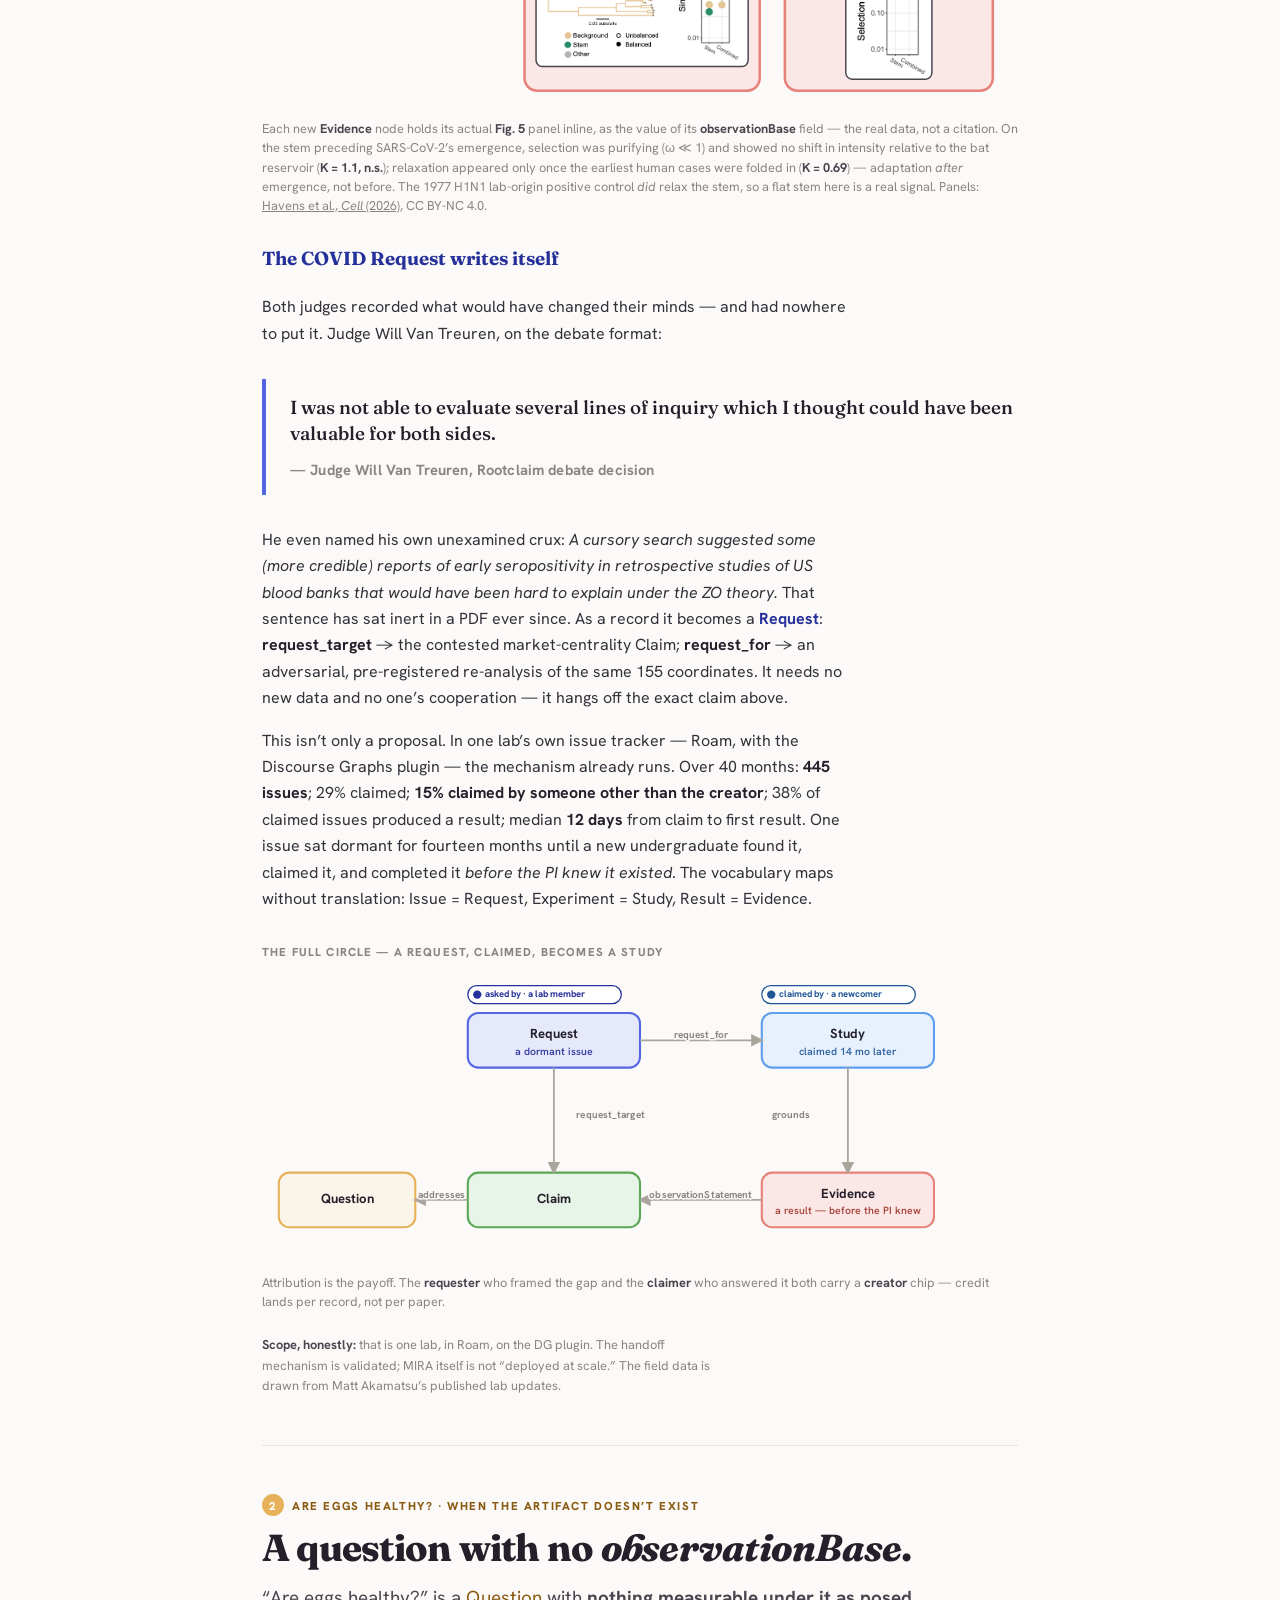
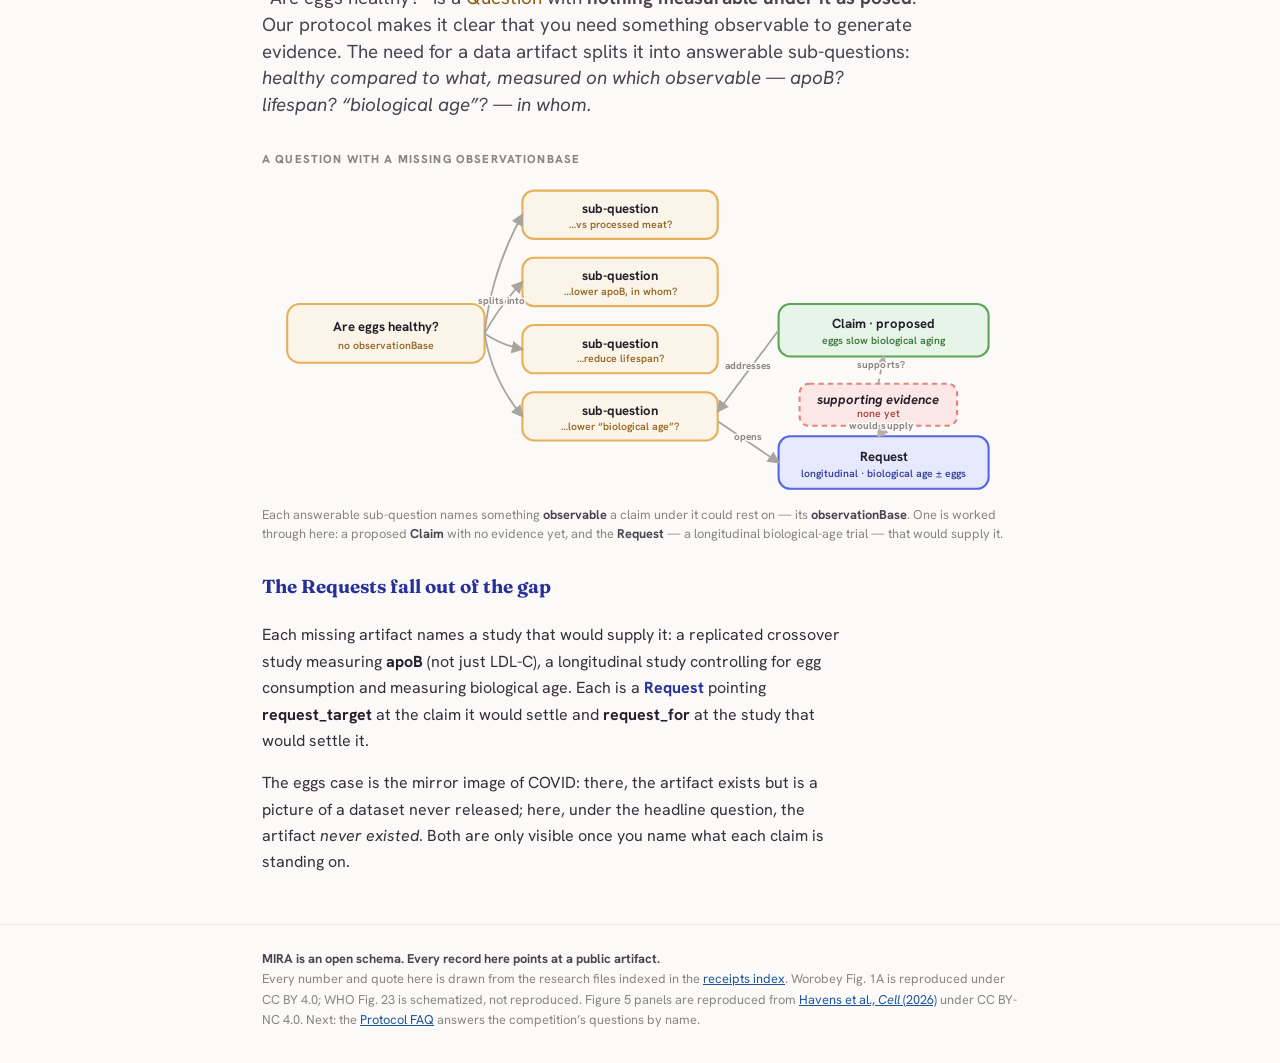
<file: cases.html>
<!doctype html>
<html lang="en">
<head>
<meta charset="utf-8" />
<meta name="viewport" content="width=device-width, initial-scale=1, viewport-fit=cover" />
<link rel="icon" href="assets/favicon.svg" type="image/svg+xml">
<title>MIRA — the two cases</title>
<meta name="description" content="The same grammar on contested science. COVID-19 origins: five analyses, one picture, no dataset. Eggs: what happens when the artifact under a claim doesn't exist. Each ends in a Request." />
<link rel="preconnect" href="https://fonts.googleapis.com">
<link rel="preconnect" href="https://fonts.gstatic.com" crossorigin>
<link href="https://fonts.googleapis.com/css2?family=Fraunces:opsz,wght@9..144,400..900&family=Hanken+Grotesk:wght@400..800&display=swap" rel="stylesheet">
<link rel="stylesheet" href="assets/mira.css">
</head>
<body>
<a class="skip" href="#main">Skip to content</a>
<header class="head">
  <a class="wordmark" href="index.html"><b>MIRA</b><span class="sub">modular interoperable research attribution</span></a>
  <button class="navtoggle" aria-label="Open menu" aria-controls="sitenav" aria-expanded="false">
    <svg viewBox="0 0 24 24" fill="none" stroke="currentColor" stroke-width="2" stroke-linecap="round"><path d="M4 7h16M4 12h16M4 17h16"/></svg>
  </button>
  <nav class="nav" id="sitenav" aria-label="Pages">
    <a href="index.html">Home</a>
    <a href="grammar.html">Grammar</a>
    <a href="walk.html">Walkthrough</a>
    <a href="cases.html" aria-current="page">Cases</a>
    <a href="protocol-faq.html">Protocol&nbsp;FAQ</a>
    <a href="run.html">Try&nbsp;it</a>
    <a href="audit.html">Context and caveats</a>
    <a href="appendix.html">Reference</a>
  </nav>
  <a class="runbtn" href="run.html"><span class="play" aria-hidden="true">▶</span><span class="lbl">Try it</span></a>
</header>

<main id="main">
  <div class="wrap">

    <div class="pagehead">
      <p class="eyebrowline">The two cases · contested science</p>
      <h1 class="title">Applied to contested science.</h1>
      <p class="sub">Watch the same six node types meet two questions still open on purpose: <b>where COVID-19 began</b>, and <b>whether eggs are healthy</b>. Rather than adjudicating, we are showing what becomes possible once a finding is a graph of records anchored on its actual data.</p>
      <div class="tags">
        <span class="vtag" style="--fill:var(--evidence-fill)"><span class="d" style="--c:var(--evidence)"></span>1 · Navigate to the evidence</span>
        <span class="vtag" style="--fill:var(--study-fill)"><span class="d" style="--c:var(--study)"></span>2 · It accumulates</span>
        <span class="vtag" style="--fill:var(--request-fill)"><span class="d" style="--c:var(--request)"></span>3 · The gaps become actionable</span>
      </div>
    </div>

    <!-- ========================= COVID ========================= -->
    <section class="move accent-evidence" id="covid" style="scroll-margin-top:calc(var(--head) + 12px)">
      <p class="kick"><span class="num">1</span> COVID-19 origins · navigate to the evidence</p>
      <h2 class="sec">Five readings. One picture. See for yourself.</h2>
      <p class="sub">The <a href="https://blog.rootclaim.com/rootclaims-covid-19-origins-debate-results/" target="_blank" rel="noopener">Rootclaim COVID-origins debate</a> turned on one term — where the earliest known cases clustered — and five independent-looking analyses weigh in. They are five <b>readings of one shared picture</b>, not five measurements of the world; because each is indexed to that same artifact by its <b>observationBase</b>, the schema lets the readings coexist over one base — and lets you walk down to it and judge for yourself. Do that, and the second surprise lands: the picture stands in for a dataset that was never released.</p>

      <figure class="fig" id="convergence">
        <p class="figttl">The convergence — five readings, one shared base</p>
        <div class="scroller">
          <svg id="covidgraph" viewBox="0 0 720 430" role="img" aria-label="Five Evidence nodes converge by observationBase onto a single depiction; the released dataset behind it is a ghost-slot that does not exist, and the collection log is a second ghost-slot."></svg>
        </div>
        <figcaption><b>observationBase</b> is the field that names the artifact a reading rests on — a pointer, not a copy. Five analysts, five readings — every one names the same public depiction. The <span class="ghostkey"><span class="sw"></span>ghost-slots</span> mark where a rigorous record would carry the released data and the collection log; here, neither exists.</figcaption>
      </figure>

      <p class="prose">Walk down to that shared base, and here is what you find. Judge Eric Stansifer, building his own case inventory for the debate, wrote down the problem himself:</p>
      <div class="pull">
        <q>To the best of my knowledge, there does not exist any publicly available list of the earliest known covid cases. The best source, and nearly the only source, on early covid cases is the 2021 WHO report and its annex… This aggregate data is derived from extensive searching conducted by the WHO team… <b>which cannot be independently verified or duplicated.</b></q>
        <span class="who">— Judge Eric Stansifer, Rootclaim debate decision</span>
      </div>
      <p class="prose">The 164 December-2019 Wuhan cases were never published as a data table. They exist publicly <b>only</b> as dots on a map in the WHO annex. To get coordinates at all, Worobey et al. had to <b>digitize the picture</b> — recovering 155 of the 164 points, and stating plainly that <q style="font-style:italic">No line list of early COVID-19 cases is available</q>, with the extraction introducing <b>up to about 50 m of noise</b>. Every later analysis — a spatial-statistics rebuttal, both judges, the losing side — reads from that same digitized picture.</p>

      <p class="figttl" id="derivation" style="margin-top:var(--s6)">The derivation, made visible</p>
      <div class="pair">
        <figure>
          <svg class="who-schem" id="who-schem" viewBox="0 0 300 300" role="img" aria-label="A stylized dot-scatter standing in for WHO Figure 23 — a cluster of case markers around a central market location."></svg>
          <div class="cap"><b>WHO Fig. 23</b> — the only public depiction of the 164 cases. Schematized here as a stylized dot-scatter; the original scan is not reproduced.</div>
        </figure>
        <div class="arrow" aria-hidden="true">→</div>
        <figure>
          <img id="worobey" src="assets/worobey.jpg" alt="Worobey et al. Figure 1A: a map of Wuhan with case locations for December 2019, colored by known link to the Huanan market." />
          <div class="cap"><b>Worobey Fig. 1A</b> — a digitized re-rendering of 155 of the 164 points. <i>Adapted from Worobey et al., Science 377:951 (2022), CC BY 4.0.</i></div>
        </figure>
      </div>

      <p class="prose">So the anchor of the entire debate is one non-reproducible picture. The five analyses were never five independent measurements of the world; they are five models over one thin input. <b>A spread that large across shared inputs is a signal about the analyses, not about the world</b> — and you can only see it once the evidence is indexed by the artifact it stands on, not by the paper that cites it.</p>

      <div class="disclaim"><b>We are not adjudicating COVID-19’s origin.</b> The point is structural: the term that decided the debate rests on data public since 2021 — the disagreement is about which model to run, not about access. That is a finding about the <i>shape</i> of the evidence, and it is invisible in prose.</div>

      <h3 class="subsec accent-study" id="it-accumulates" style="color:var(--study-ink)">It accumulates — the graph accepts work that didn’t exist when it was built</h3>
      <p class="prose">The Rootclaim debate closed in 2024. In March 2026, <i>Cell</i> published a new class of evidence — <b>selection dynamics on the branch preceding emergence</b>, with the 1977 H1N1 outbreak (an accepted lab/vaccine-origin event) as a validated positive control. In a sealed-document world that paper is a new PDF nobody wires up. In the graph it is a Claim and two Evidence nodes that snap onto the existing structure.</p>
      <figure class="fig" id="snap-on">
        <p class="figttl">New records snap onto the existing graph</p>
        <div class="scroller">
          <svg id="snapgraph" viewBox="0 0 720 390" role="img" aria-label="A new Claim and two new Evidence nodes attach to the existing contested market-centrality claim; each Evidence node holds its actual figure panel inline as its observationBase field — the SARS-CoV-2 phylogeny/omega plot and the RELAX selection-intensity plot."></svg>
        </div>
        <figcaption>Each new <b>Evidence</b> node holds its actual <b>Fig.&nbsp;5</b> panel inline, as the value of its <b>observationBase</b> field — the real data, not a citation. On the stem preceding SARS-CoV-2’s emergence, selection was purifying (ω&nbsp;≪&nbsp;1) and showed no shift in intensity relative to the bat reservoir (<b>K&nbsp;=&nbsp;1.1, n.s.</b>); relaxation appeared only once the earliest human cases were folded in (<b>K&nbsp;=&nbsp;0.69</b>) — adaptation <i>after</i> emergence, not before. The 1977 H1N1 lab-origin positive control <i>did</i> relax the stem, so a flat stem here is a real signal. Panels: <a href="https://www.cell.com/cell/fulltext/S0092-8674(26)00171-6" target="_blank" rel="noopener">Havens et&nbsp;al., <i>Cell</i> (2026)</a>, CC BY-NC 4.0.</figcaption>
      </figure>

      <h3 class="subsec accent-request" id="covid-request" style="color:var(--request-ink)">The COVID Request writes itself</h3>
      <p class="prose">Both judges recorded what would have changed their minds — and had nowhere to put it. Judge Will Van Treuren, on the debate format:</p>
      <div class="pull accent-request">
        <q>I was not able to evaluate several lines of inquiry which I thought could have been valuable for both sides.</q>
        <span class="who">— Judge Will Van Treuren, Rootclaim debate decision</span>
      </div>
      <p class="prose">He even named his own unexamined crux: <q style="font-style:italic">A cursory search suggested some (more credible) reports of early seropositivity in retrospective studies of US blood banks that would have been hard to explain under the ZO theory.</q> That sentence has sat inert in a PDF ever since. As a record it becomes a <span class="term" style="color:var(--request-ink)">Request</span>: <b>request_target</b> → the contested market-centrality Claim; <b>request_for</b> → an adversarial, pre-registered re-analysis of the same 155 coordinates. It needs no new data and no one’s cooperation — it hangs off the exact claim above.</p>
      <p class="prose">This isn’t only a proposal. In one lab’s own issue tracker — Roam, with the Discourse Graphs plugin — the mechanism already runs. Over 40 months: <b>445 issues</b>; 29% claimed; <b>15% claimed by someone other than the creator</b>; 38% of claimed issues produced a result; median <b>12 days</b> from claim to first result. One issue sat dormant for fourteen months until a new undergraduate found it, claimed it, and completed it <i>before the PI knew it existed</i>. The vocabulary maps without translation: Issue = Request, Experiment = Study, Result = Evidence.</p>

      <figure class="fig" id="full-circle">
        <p class="figttl">The full circle — a Request, claimed, becomes a Study</p>
        <div class="scroller">
          <svg id="spingraph" viewBox="0 0 720 276" role="img" aria-label="A Request is claimed and spins out into a new Study which grounds new Evidence, closing the loop to the Question. Creator chips mark the requester and the claimer."></svg>
        </div>
        <figcaption>Attribution is the payoff. The <b>requester</b> who framed the gap and the <b>claimer</b> who answered it both carry a <b>creator</b> chip — credit lands per record, not per paper.</figcaption>
      </figure>
      <p class="prose foot-note"><b>Scope, honestly:</b> that is one lab, in Roam, on the DG plugin. The handoff mechanism is validated; MIRA itself is not “deployed at scale.” The field data is drawn from Matt Akamatsu’s published lab updates.</p>
    </section>

    <!-- ========================= EGGS ========================= -->
    <section class="move accent-question" id="eggs" style="scroll-margin-top:calc(var(--head) + 12px)">
      <p class="kick"><span class="num">2</span> Are eggs healthy? · when the artifact doesn’t exist</p>
      <h2 class="sec">A question with no <span style="font-style:italic">observationBase</span>.</h2>
      <p class="sub">“Are eggs healthy?” is a <span class="term" style="color:var(--question-ink)">Question</span> with <b>nothing measurable under it as posed</b>. Our protocol makes it clear that you need something observable to generate evidence. The need for a data artifact splits it into answerable sub-questions: <i>healthy compared to what, measured on which observable — apoB? lifespan? “biological age”? — in whom.</i></p>

      <figure class="fig" id="missing-observationbase">
        <p class="figttl">A question with a missing observationBase</p>
        <div class="scroller">
          <svg id="egggraph" viewBox="0 0 720 300" role="img" aria-label="The question 'Are eggs healthy?' splits into answerable sub-questions — compared to what, on apoB, on lifespan, on biological age. One sub-question (biological age) opens a specific Request and carries a proposed but unsubstantiated Claim whose supporting evidence does not yet exist."></svg>
        </div>
        <figcaption>Each answerable sub-question names something <b>observable</b> a claim under it could rest on — its <b>observationBase</b>. One is worked through here: a proposed <b>Claim</b> with no evidence yet, and the <b>Request</b> — a longitudinal biological-age trial — that would supply it.</figcaption>
      </figure>

      <h3 class="subsec accent-request" id="eggs-requests" style="color:var(--request-ink)">The Requests fall out of the gap</h3>
      <p class="prose">Each missing artifact names a study that would supply it: a replicated crossover study measuring <b>apoB</b> (not just LDL-C), a longitudinal study controlling for egg consumption and measuring biological age. Each is a <span class="term" style="color:var(--request-ink)">Request</span> pointing <b>request_target</b> at the claim it would settle and <b>request_for</b> at the study that would settle it.</p>

      <p class="prose">The eggs case is the mirror image of COVID: there, the artifact exists but is a picture of a dataset never released; here, under the headline question, the artifact <i>never existed</i>. Both are only visible once you name what each claim is standing on.</p>
    </section>

  </div>

  <footer class="sitefoot">
    <div class="wrap">
      <b>MIRA is an open schema. Every record here points at a public artifact.</b><br>
      Every number and quote here is drawn from the research files indexed in the <a href="appendix.html#receipts">receipts index</a>. Worobey Fig. 1A is reproduced under CC BY 4.0; WHO Fig. 23 is schematized, not reproduced. Figure 5 panels are reproduced from <a href="https://www.cell.com/cell/fulltext/S0092-8674(26)00171-6" target="_blank" rel="noopener">Havens et&nbsp;al., <i>Cell</i> (2026)</a> under CC BY-NC 4.0. Next: the <a href="protocol-faq.html">Protocol FAQ</a> answers the competition’s questions by name.
    </div>
  </footer>
</main>

<script src="assets/mira.js"></script>
<script src="assets/graphs.js"></script>
</body>
</html>
</file>
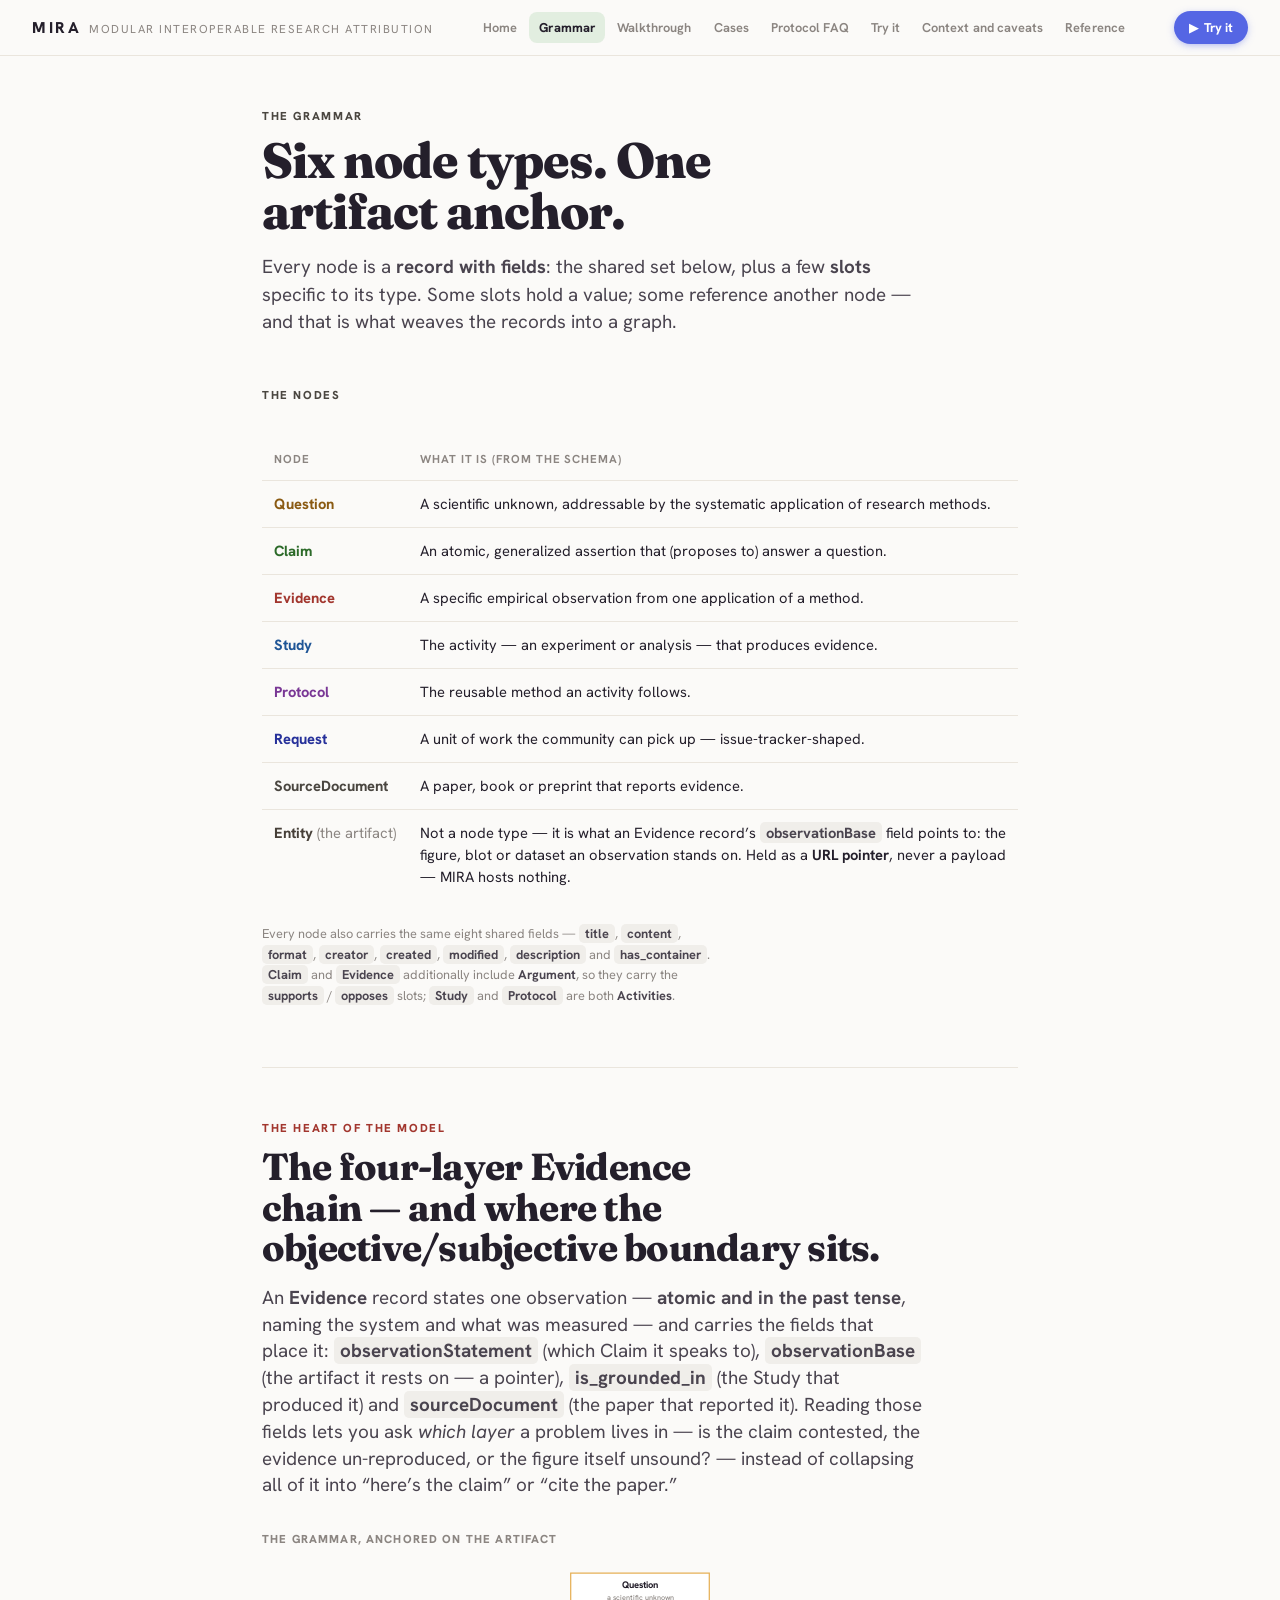
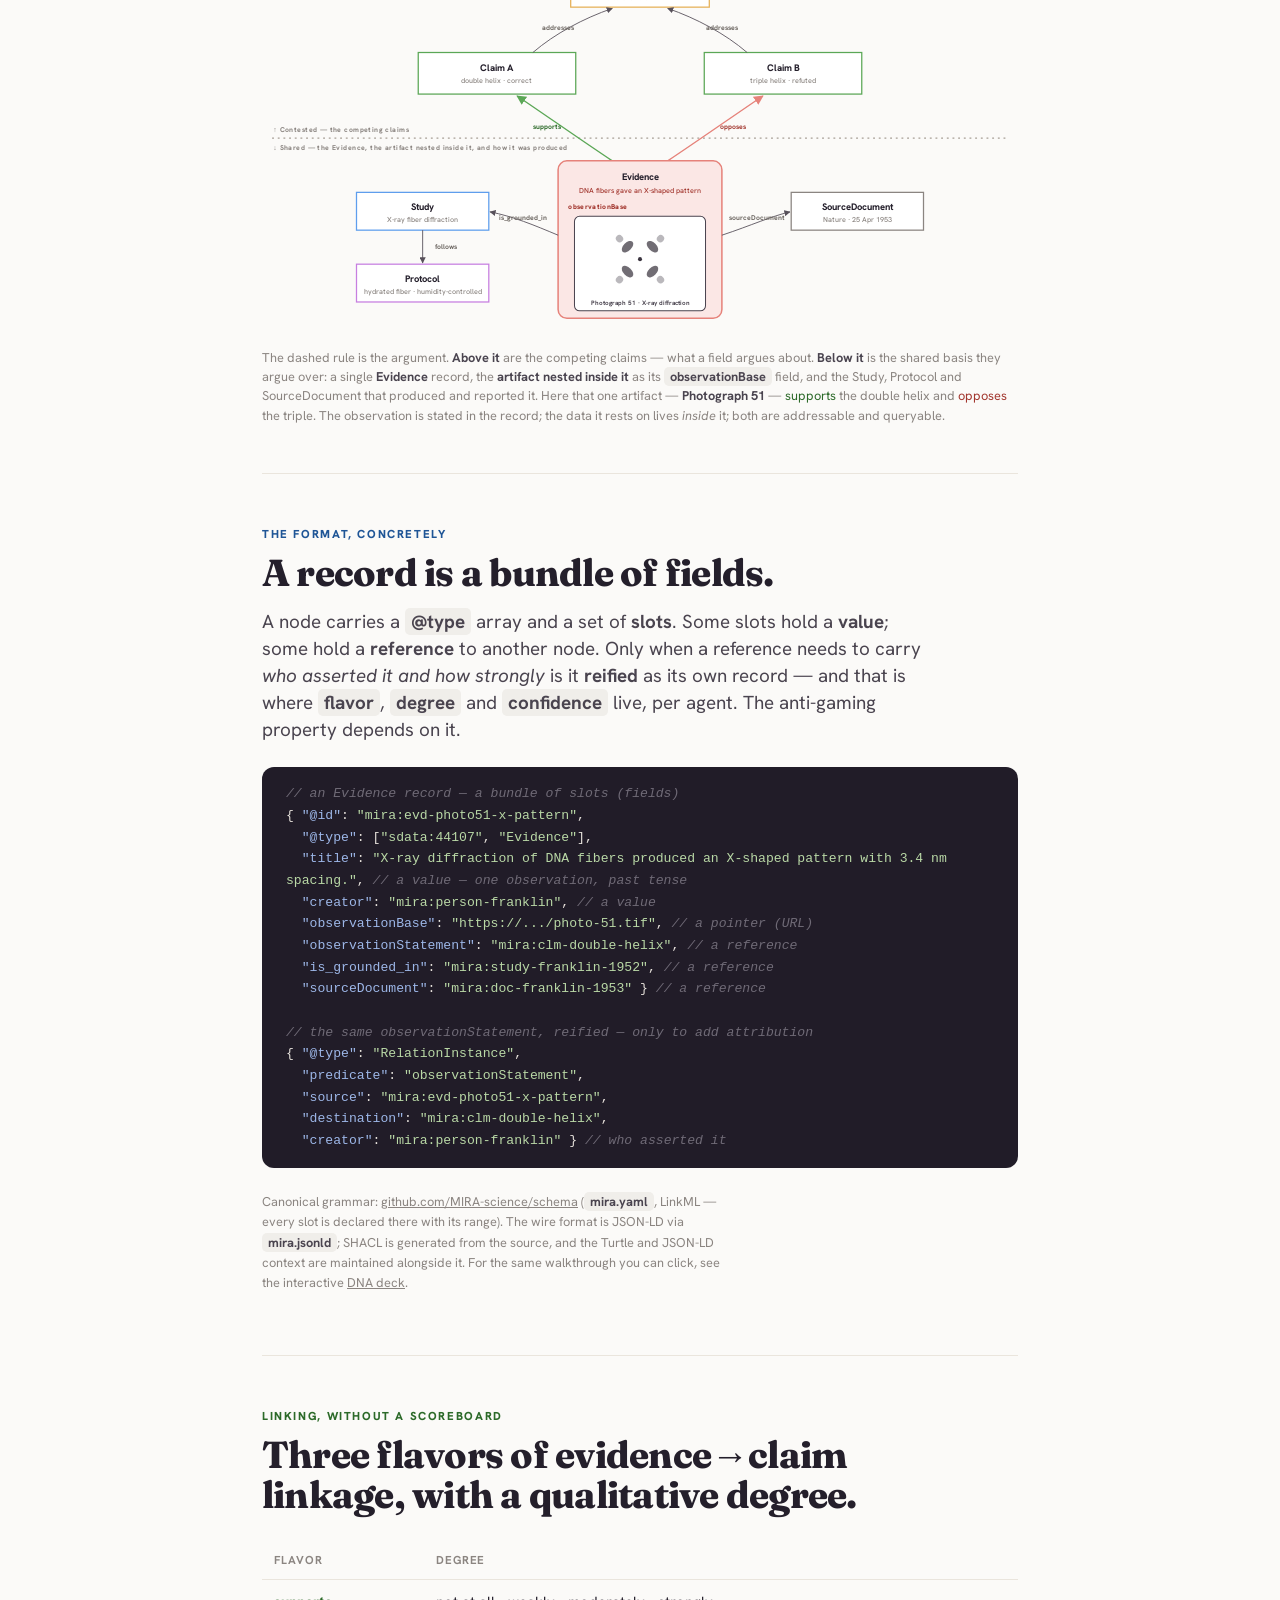
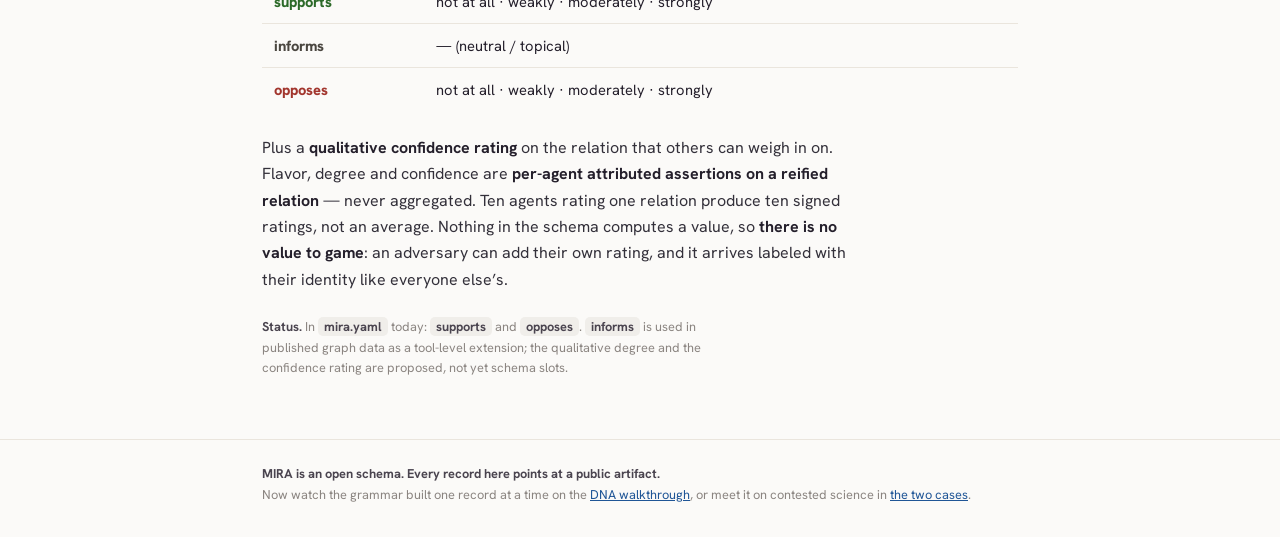
<file: grammar.html>
<!doctype html>
<html lang="en">
<head>
<meta charset="utf-8" />
<meta name="viewport" content="width=device-width, initial-scale=1, viewport-fit=cover" />
<link rel="icon" href="assets/favicon.svg" type="image/svg+xml">
<title>MIRA — the grammar</title>
<meta name="description" content="Six node types, one artifact anchor. The four-layer Evidence chain is the heart of the model: a Claim is a generalized assertion, an Evidence is one observation that speaks to it, the observationBase is the literal artifact, and the Study/Protocol is how it was produced." />
<link rel="preconnect" href="https://fonts.googleapis.com">
<link rel="preconnect" href="https://fonts.gstatic.com" crossorigin>
<link href="https://fonts.googleapis.com/css2?family=Fraunces:opsz,wght@9..144,400..900&family=Hanken+Grotesk:wght@400..800&display=swap" rel="stylesheet">
<link rel="stylesheet" href="assets/mira.css">
</head>
<body>
<a class="skip" href="#main">Skip to content</a>
<header class="head">
  <a class="wordmark" href="index.html"><b>MIRA</b><span class="sub">modular interoperable research attribution</span></a>
  <button class="navtoggle" aria-label="Open menu" aria-controls="sitenav" aria-expanded="false">
    <svg viewBox="0 0 24 24" fill="none" stroke="currentColor" stroke-width="2" stroke-linecap="round"><path d="M4 7h16M4 12h16M4 17h16"/></svg>
  </button>
  <nav class="nav" id="sitenav" aria-label="Pages">
    <a href="index.html">Home</a>
    <a href="grammar.html" aria-current="page">Grammar</a>
    <a href="walk.html">Walkthrough</a>
    <a href="cases.html">Cases</a>
    <a href="protocol-faq.html">Protocol&nbsp;FAQ</a>
    <a href="run.html">Try&nbsp;it</a>
    <a href="audit.html">Context and caveats</a>
    <a href="appendix.html">Reference</a>
  </nav>
  <a class="runbtn" href="run.html"><span class="play" aria-hidden="true">▶</span><span class="lbl">Try it</span></a>
</header>

<main id="main">
  <div class="wrap">
    <div class="pagehead accent-source">
      <p class="eyebrowline">The grammar</p>
      <h1 class="title">Six node types. One artifact anchor.</h1>
      <p class="sub">Every node is a <b>record with fields</b>: the shared set below, plus a few <b>slots</b> specific to its type. Some slots hold a value; some reference another node — and that is what weaves the records into a graph.</p>
    </div>

    <section class="move" style="border-top:0;padding-top:var(--s5)">
      <p class="kick accent-source">The nodes</p>
      <table class="layer" aria-label="MIRA node types and their definitions">
        <thead><tr><th>Node</th><th>What it is (from the schema)</th></tr></thead>
        <tbody>
          <tr><td style="color:var(--question-ink)">Question</td><td>A scientific unknown, addressable by the systematic application of research methods.</td></tr>
          <tr><td style="color:var(--claim-ink)">Claim</td><td>An atomic, generalized assertion that (proposes to) answer a question.</td></tr>
          <tr><td style="color:var(--evidence-ink)">Evidence</td><td>A specific empirical observation from one application of a method.</td></tr>
          <tr><td style="color:var(--study-ink)">Study</td><td>The activity — an experiment or analysis — that produces evidence.</td></tr>
          <tr><td style="color:var(--protocol-ink)">Protocol</td><td>The reusable method an activity follows.</td></tr>
          <tr><td style="color:var(--request-ink)">Request</td><td>A unit of work the community can pick up — issue-tracker-shaped.</td></tr>
          <tr><td style="color:var(--source-ink)">SourceDocument</td><td>A paper, book or preprint that reports evidence.</td></tr>
          <tr><td style="color:var(--artifact-ink)">Entity <span style="font-weight:400;color:var(--muted)">(the artifact)</span></td><td>Not a node type — it is what an Evidence record’s <span class="mono">observationBase</span> field points to: the figure, blot or dataset an observation stands on. Held as a <b>URL pointer</b>, never a payload — MIRA hosts nothing.</td></tr>
        </tbody>
      </table>
      <p class="foot-note">Every node also carries the same eight shared fields — <span class="mono">title</span>, <span class="mono">content</span>, <span class="mono">format</span>, <span class="mono">creator</span>, <span class="mono">created</span>, <span class="mono">modified</span>, <span class="mono">description</span> and <span class="mono">has_container</span>. <span class="mono">Claim</span> and <span class="mono">Evidence</span> additionally include <b>Argument</b>, so they carry the <span class="mono">supports</span> / <span class="mono">opposes</span> slots; <span class="mono">Study</span> and <span class="mono">Protocol</span> are both <b>Activities</b>.</p>
    </section>

    <section class="move">
      <p class="kick accent-evidence">The heart of the model</p>
      <h2 class="sec">The four-layer Evidence chain — and where the objective/subjective boundary sits.</h2>
      <p class="sub">An <b>Evidence</b> record states one observation — <b>atomic and in the past tense</b>, naming the system and what was measured — and carries the fields that place it: <span class="mono">observationStatement</span> (which Claim it speaks to), <span class="mono">observationBase</span> (the artifact it rests on — a pointer), <span class="mono">is_grounded_in</span> (the Study that produced it) and <span class="mono">sourceDocument</span> (the paper that reported it). Reading those fields lets you ask <i>which layer</i> a problem lives in — is the claim contested, the evidence un-reproduced, or the figure itself unsound? — instead of collapsing all of it into “here’s the claim” or “cite the paper.”</p>

      <figure class="fig chainfig">
        <p class="figttl">The grammar, anchored on the artifact</p>
        <div class="scroller">
        <svg viewBox="0 0 1200 600" role="img" aria-label="The DNA case. Above a dashed rule sit two competing Claims — double helix (correct) and triple helix (refuted) — each addressing the Question. Below the rule, one Evidence record holds the Photograph 51 diffraction artifact nested inside it as its observationBase field; it supports the double helix and opposes the triple, is grounded in a Study that follows a Protocol, and is reported in a SourceDocument.">
          <defs>
            <marker id="ah" viewBox="0 0 10 10" refX="9" refY="5" markerWidth="7" markerHeight="7" orient="auto-start-reverse"><path d="M0,0 L10,5 L0,10 z" fill="#57505A"/></marker>
            <marker id="ah-support" viewBox="0 0 10 10" refX="9" refY="5" markerWidth="7" markerHeight="7" orient="auto-start-reverse"><path d="M0,0 L10,5 L0,10 z" fill="#5BA756"/></marker>
            <marker id="ah-oppose" viewBox="0 0 10 10" refX="9" refY="5" markerWidth="7" markerHeight="7" orient="auto-start-reverse"><path d="M0,0 L10,5 L0,10 z" fill="#E6827A"/></marker>
          </defs>
          <line class="rule" x1="16" y1="286" x2="1184" y2="286"/>
          <text class="zone" x="18" y="276" text-anchor="start">↑ Contested — the competing claims</text>
          <text class="zone" x="18" y="304" text-anchor="start">↓ Shared — the Evidence, the artifact nested inside it, and how it was produced</text>

          <g><rect class="node-box" x="490" y="24" width="220" height="54" fill="var(--question-fill)" stroke="var(--question)"/>
            <text class="n-label" x="600" y="48">Question</text><text class="n-sub" x="600" y="66">a scientific unknown</text></g>

          <g><rect class="node-box" x="248" y="150" width="250" height="66" fill="var(--claim-fill)" stroke="var(--claim)"/>
            <text class="n-label" x="373" y="180">Claim A</text><text class="n-sub" x="373" y="199">double helix · correct</text></g>
          <g><rect class="node-box" x="702" y="150" width="250" height="66" fill="var(--claim-fill)" stroke="var(--claim)"/>
            <text class="n-label" x="827" y="180">Claim B</text><text class="n-sub" x="827" y="199">triple helix · refuted</text></g>

          <path class="edge" marker-end="url(#ah)" d="M430,150 C465,120 510,96 556,80"/><text class="e-label" x="470" y="114">addresses</text>
          <path class="edge" marker-end="url(#ah)" d="M770,150 C735,120 690,96 644,80"/><text class="e-label" x="730" y="114">addresses</text>

          <!-- supports / opposes cross the rule from the one Evidence to the two claims -->
          <path class="edge" style="stroke:var(--claim);stroke-width:2.2" marker-end="url(#ah-support)" d="M556,322 C505,288 448,248 405,219"/>
          <text class="e-label" style="fill:var(--claim-ink)" x="452" y="272">supports</text>
          <path class="edge" style="stroke:var(--evidence);stroke-width:2.2" marker-end="url(#ah-oppose)" d="M644,322 C695,288 752,248 795,219"/>
          <text class="e-label" style="fill:var(--evidence-ink)" x="748" y="272">opposes</text>

          <!-- the Evidence record — its artifact nested inside as the observationBase field, never a free-floating node -->
          <g>
            <rect class="node-box" x="470" y="322" width="260" height="250" rx="14" stroke="var(--evidence)" style="fill:var(--evidence-fill);stroke-width:2.4px"/>
            <text class="n-label" x="600" y="352">Evidence</text>
            <text class="n-sub" x="600" y="373" style="fill:var(--evidence-ink)">DNA fibers gave an X-shaped pattern</text>
            <text x="486" y="399" style="fill:var(--evidence-ink);font-family:var(--mono);font-size:11px;font-weight:800;letter-spacing:.05em;text-anchor:start">observationBase</text>
            <rect x="496" y="410" width="208" height="150" rx="8" fill="#fff" stroke="#4a444f" stroke-width="1.6"/>
            <g fill="#3a343f">
              <g transform="translate(600 478) rotate(45)"><ellipse cx="0" cy="-46" rx="5.6" ry="6" opacity="0.35"/><ellipse cx="0" cy="-28" rx="11.2" ry="6.5" opacity="0.72"/><ellipse cx="0" cy="28" rx="11.2" ry="6.5" opacity="0.72"/><ellipse cx="0" cy="46" rx="5.6" ry="6" opacity="0.35"/></g>
              <g transform="translate(600 478) rotate(-45)"><ellipse cx="0" cy="-46" rx="5.6" ry="6" opacity="0.35"/><ellipse cx="0" cy="-28" rx="11.2" ry="6.5" opacity="0.72"/><ellipse cx="0" cy="28" rx="11.2" ry="6.5" opacity="0.72"/><ellipse cx="0" cy="46" rx="5.6" ry="6" opacity="0.35"/></g>
              <circle cx="600" cy="478" r="3.2"/>
            </g>
            <text x="600" y="551" text-anchor="middle" style="fill:#4a444f;font-family:var(--sans);font-size:10px;font-weight:700">Photograph 51 · X-ray diffraction</text>
          </g>

          <!-- provenance, below the rule -->
          <g><rect class="node-box" x="150" y="372" width="210" height="60" fill="var(--study-fill)" stroke="var(--study)"/>
            <text class="n-label" x="255" y="400">Study</text><text class="n-sub" x="255" y="419">X-ray fiber diffraction</text></g>
          <g><rect class="node-box" x="150" y="486" width="210" height="60" fill="var(--protocol-fill)" stroke="var(--protocol)"/>
            <text class="n-label" x="255" y="514">Protocol</text><text class="n-sub" x="255" y="533">hydrated fiber · humidity-controlled</text></g>
          <g><rect class="node-box" x="840" y="372" width="210" height="60" fill="#fff" stroke="var(--source)"/>
            <text class="n-label" x="945" y="400">SourceDocument</text><text class="n-sub" x="945" y="419">Nature · 25 Apr 1953</text></g>

          <path class="edge" marker-end="url(#ah)" d="M470,440 C432,424 398,410 362,403"/><text class="e-label" x="414" y="416">is_grounded_in</text>
          <path class="edge" marker-end="url(#ah)" d="M730,440 C778,424 808,410 838,403"/><text class="e-label" x="786" y="416">sourceDocument</text>
          <path class="edge" marker-end="url(#ah)" d="M255,432 L255,484"/><text class="e-label" x="292" y="462" text-anchor="start">follows</text>
        </svg>
        </div>
        <figcaption>The dashed rule is the argument. <b>Above it</b> are the competing claims — what a field argues about. <b>Below it</b> is the shared basis they argue over: a single <b>Evidence</b> record, the <b>artifact nested inside it</b> as its <span class="mono">observationBase</span> field, and the Study, Protocol and SourceDocument that produced and reported it. Here that one artifact — <b>Photograph 51</b> — <span style="color:var(--claim-ink)">supports</span> the double helix and <span style="color:var(--evidence-ink)">opposes</span> the triple. The observation is stated in the record; the data it rests on lives <em>inside</em> it; both are addressable and queryable.</figcaption>
      </figure>
    </section>

    <section class="move">
      <p class="kick accent-study">The format, concretely</p>
      <h2 class="sec">A record is a bundle of fields.</h2>
      <p class="sub">A node carries a <span class="mono">@type</span> array and a set of <b>slots</b>. Some slots hold a <b>value</b>; some hold a <b>reference</b> to another node. Only when a reference needs to carry <i>who asserted it and how strongly</i> is it <b>reified</b> as its own record — and that is where <span class="mono">flavor</span>, <span class="mono">degree</span> and <span class="mono">confidence</span> live, per agent. The anti-gaming property depends on it.</p>
      <div class="code" role="img" aria-label="A JSON-LD Evidence record showing its slots as fields — some values, some references — and the same observationStatement optionally reified for attribution.">
<span class="cm">// an Evidence record — a bundle of slots (fields)</span><br>
{ <span class="k">"@id"</span>: <span class="s">"mira:evd-photo51-x-pattern"</span>,<br>
&nbsp;&nbsp;<span class="k">"@type"</span>: [<span class="s">"sdata:44107"</span>, <span class="s">"Evidence"</span>],<br>
&nbsp;&nbsp;<span class="k">"title"</span>: <span class="s">"X-ray diffraction of DNA fibers produced an X-shaped pattern with 3.4 nm spacing."</span>, <span class="cm">// a value — one observation, past tense</span><br>
&nbsp;&nbsp;<span class="k">"creator"</span>: <span class="s">"mira:person-franklin"</span>, <span class="cm">// a value</span><br>
&nbsp;&nbsp;<span class="k">"observationBase"</span>: <span class="s">"https://.../photo-51.tif"</span>, <span class="cm">// a pointer (URL)</span><br>
&nbsp;&nbsp;<span class="k">"observationStatement"</span>: <span class="s">"mira:clm-double-helix"</span>, <span class="cm">// a reference</span><br>
&nbsp;&nbsp;<span class="k">"is_grounded_in"</span>: <span class="s">"mira:study-franklin-1952"</span>, <span class="cm">// a reference</span><br>
&nbsp;&nbsp;<span class="k">"sourceDocument"</span>: <span class="s">"mira:doc-franklin-1953"</span> } <span class="cm">// a reference</span><br><br>
<span class="cm">// the same observationStatement, reified — only to add attribution</span><br>
{ <span class="k">"@type"</span>: <span class="s">"RelationInstance"</span>,<br>
&nbsp;&nbsp;<span class="k">"predicate"</span>: <span class="s">"observationStatement"</span>,<br>
&nbsp;&nbsp;<span class="k">"source"</span>: <span class="s">"mira:evd-photo51-x-pattern"</span>,<br>
&nbsp;&nbsp;<span class="k">"destination"</span>: <span class="s">"mira:clm-double-helix"</span>,<br>
&nbsp;&nbsp;<span class="k">"creator"</span>: <span class="s">"mira:person-franklin"</span> } <span class="cm">// who asserted it</span>
      </div>
      <p class="foot-note">Canonical grammar: <a href="https://github.com/MIRA-science/schema" target="_blank" rel="noopener">github.com/MIRA-science/schema</a> (<span class="mono">mira.yaml</span>, LinkML — every slot is declared there with its range). The wire format is JSON-LD via <span class="mono">mira.jsonld</span>; SHACL is generated from the source, and the Turtle and JSON-LD context are maintained alongside it. For the same walkthrough you can click, see the interactive <a href="walk.html">DNA deck</a>.</p>
    </section>

    <section class="move">
      <p class="kick accent-claim">Linking, without a scoreboard</p>
      <h2 class="sec">Three flavors of evidence→claim linkage, with a qualitative degree.</h2>
      <table class="degtable" aria-label="The three linkage flavors and their qualitative degrees">
        <thead><tr><th>Flavor</th><th>Degree</th></tr></thead>
        <tbody>
          <tr><td class="fl-support">supports</td><td>not at all · weakly · moderately · strongly</td></tr>
          <tr><td class="fl-informs">informs</td><td>— (neutral / topical)</td></tr>
          <tr><td class="fl-opposes">opposes</td><td>not at all · weakly · moderately · strongly</td></tr>
        </tbody>
      </table>
      <p class="prose">Plus a <b>qualitative confidence rating</b> on the relation that others can weigh in on. Flavor, degree and confidence are <b>per-agent attributed assertions on a reified relation</b> — never aggregated. Ten agents rating one relation produce ten signed ratings, not an average. Nothing in the schema computes a value, so <b>there is no value to game</b>: an adversary can add their own rating, and it arrives labeled with their identity like everyone else’s.</p>
      <p class="foot-note"><b>Status.</b> In <span class="mono">mira.yaml</span> today: <span class="mono">supports</span> and <span class="mono">opposes</span>. <span class="mono">informs</span> is used in published graph data as a tool-level extension; the qualitative degree and the confidence rating are proposed, not yet schema slots.</p>
    </section>
  </div>

  <footer class="sitefoot">
    <div class="wrap">
      <b>MIRA is an open schema. Every record here points at a public artifact.</b><br>
      Now watch the grammar built one record at a time on the <a href="walk.html">DNA walkthrough</a>, or meet it on contested science in <a href="cases.html">the two cases</a>.
    </div>
  </footer>
</main>

<script src="assets/mira.js"></script>
</body>
</html>
</file>
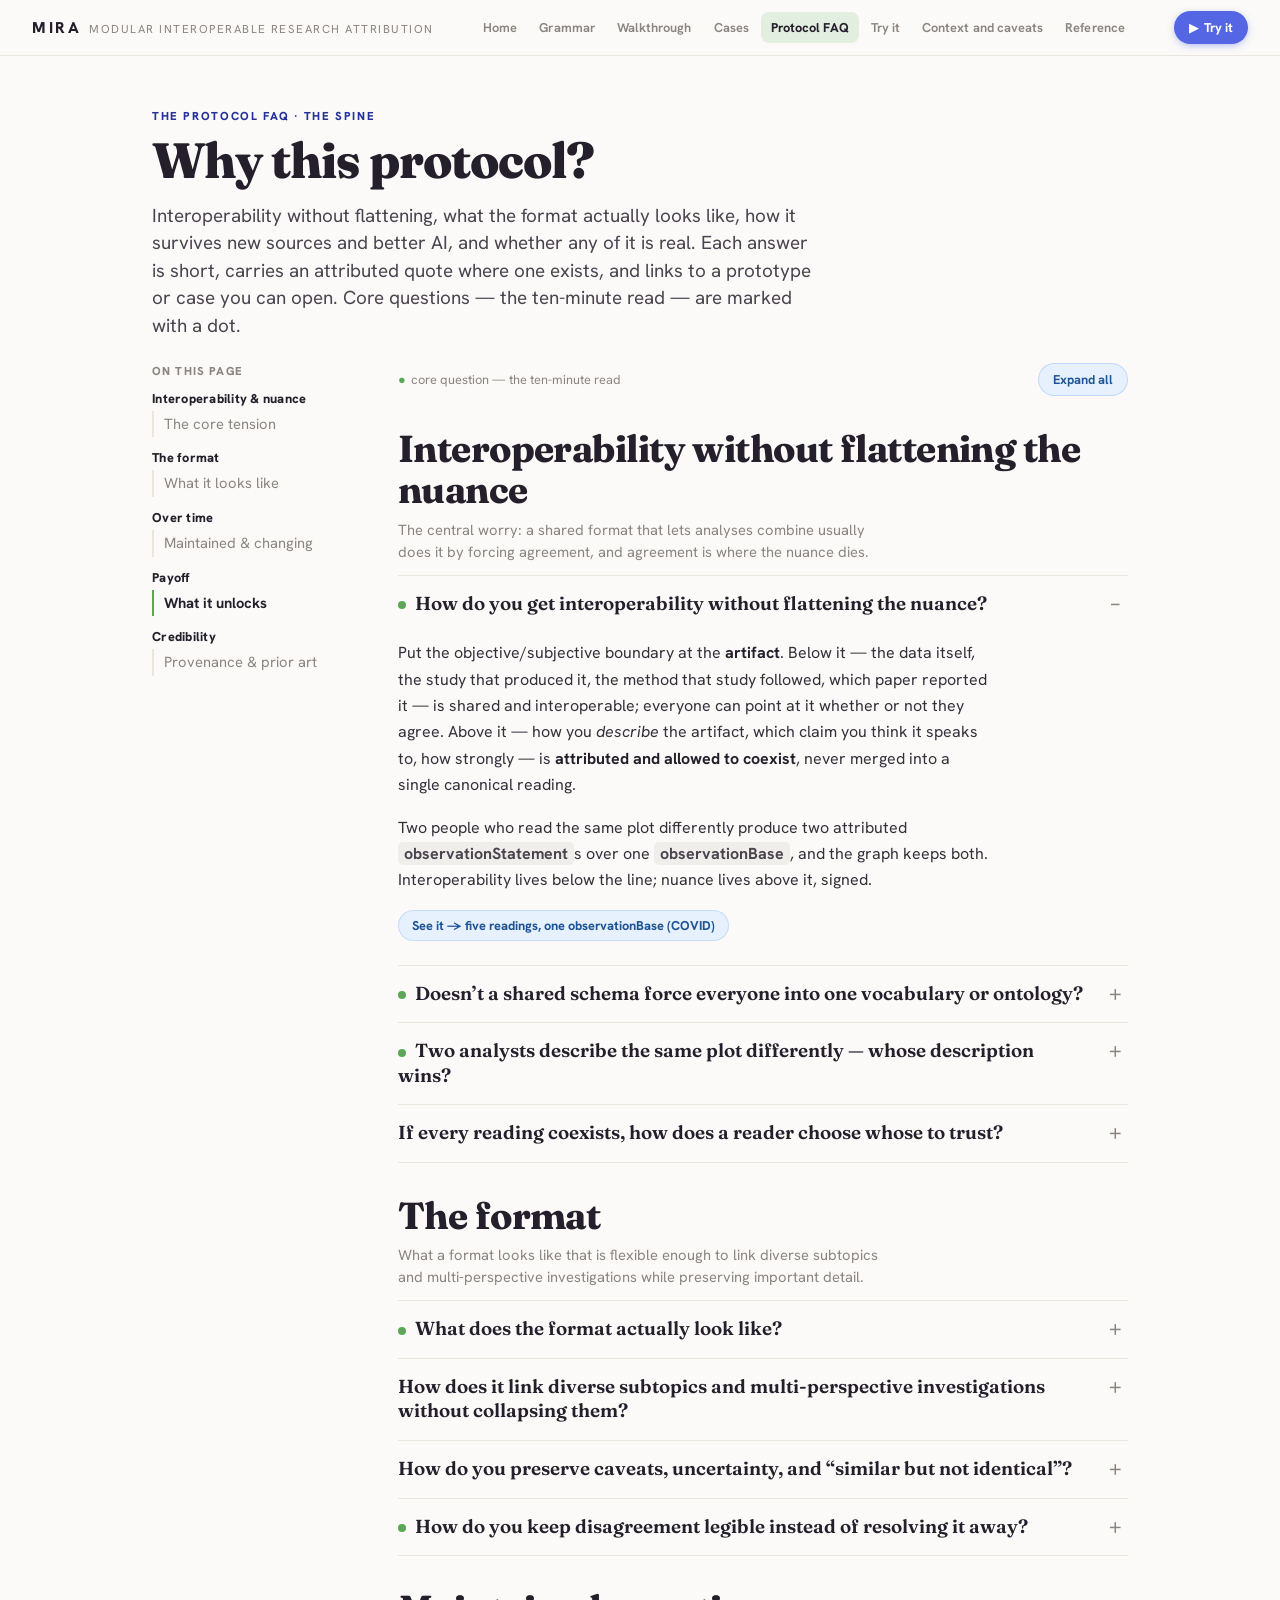
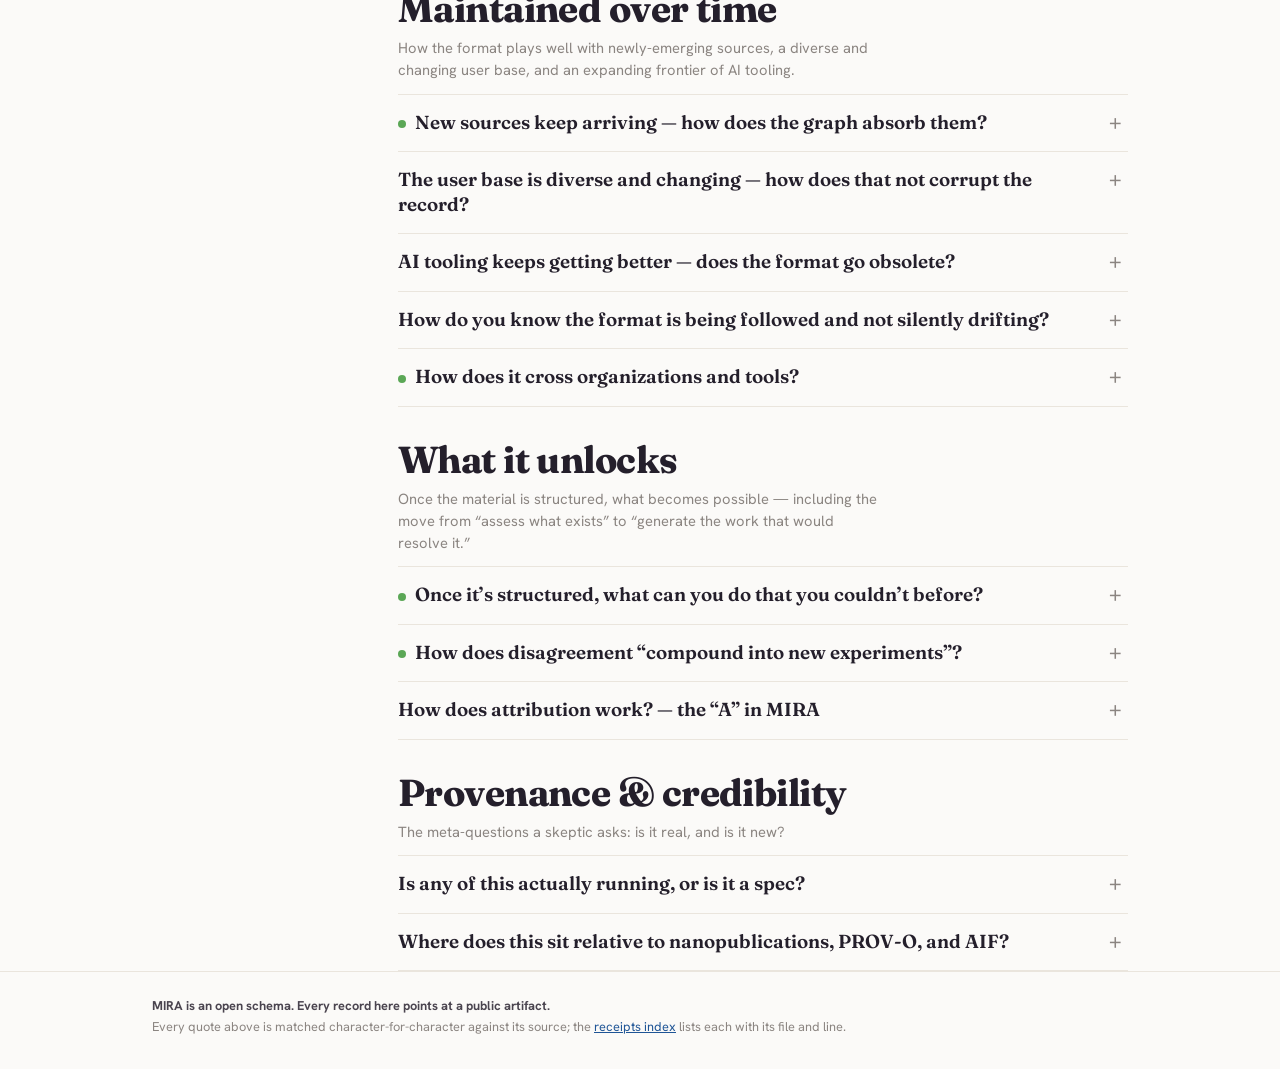
<file: protocol-faq.html>
<!doctype html>
<html lang="en">
<head>
<meta charset="utf-8" />
<meta name="viewport" content="width=device-width, initial-scale=1, viewport-fit=cover" />
<link rel="icon" href="assets/favicon.svg" type="image/svg+xml">
<title>MIRA — the Protocol FAQ</title>
<meta name="description" content="Interoperability without flattening, what the format looks like, how it is maintained over time, what it unlocks, and whether any of it is real — answered one question at a time, each grounded in a prototype." />
<link rel="preconnect" href="https://fonts.googleapis.com">
<link rel="preconnect" href="https://fonts.gstatic.com" crossorigin>
<link href="https://fonts.googleapis.com/css2?family=Fraunces:opsz,wght@9..144,400..900&family=Hanken+Grotesk:wght@400..800&display=swap" rel="stylesheet">
<link rel="stylesheet" href="assets/mira.css">
</head>
<body>
<a class="skip" href="#main">Skip to content</a>
<header class="head">
  <a class="wordmark" href="index.html"><b>MIRA</b><span class="sub">modular interoperable research attribution</span></a>
  <button class="navtoggle" aria-label="Open menu" aria-controls="sitenav" aria-expanded="false">
    <svg viewBox="0 0 24 24" fill="none" stroke="currentColor" stroke-width="2" stroke-linecap="round"><path d="M4 7h16M4 12h16M4 17h16"/></svg>
  </button>
  <nav class="nav" id="sitenav" aria-label="Pages">
    <a href="index.html">Home</a>
    <a href="grammar.html">Grammar</a>
    <a href="walk.html">Walkthrough</a>
    <a href="cases.html">Cases</a>
    <a href="protocol-faq.html" aria-current="page">Protocol&nbsp;FAQ</a>
    <a href="run.html">Try&nbsp;it</a>
    <a href="audit.html">Context and caveats</a>
    <a href="appendix.html">Reference</a>
  </nav>
  <a class="runbtn" href="run.html"><span class="play" aria-hidden="true">▶</span><span class="lbl">Try it</span></a>
</header>

<main id="main">
  <div class="wrap" style="max-width:1040px">
    <div class="pagehead accent-request">
      <p class="eyebrowline">The Protocol FAQ · the spine</p>
      <h1 class="title">Why this protocol?</h1>
      <p class="sub">Interoperability without flattening, what the format actually looks like, how it survives new sources and better AI, and whether any of it is real. Each answer is short, carries an attributed quote where one exists, and links to a prototype or case you can open. Core questions — the ten-minute read — are marked with a dot.</p>
    </div>

    <div class="faq-layout">
      <aside class="toc" aria-label="On this page">
        <p class="th">On this page</p>
        <p class="sechead">Interoperability &amp; nuance</p>
        <a data-sec="sec-tension" href="#sec-tension">The core tension</a>
        <p class="sechead">The format</p>
        <a data-sec="sec-format" href="#sec-format">What it looks like</a>
        <p class="sechead">Over time</p>
        <a data-sec="sec-time" href="#sec-time">Maintained &amp; changing</a>
        <p class="sechead">Payoff</p>
        <a data-sec="sec-unlocks" href="#sec-unlocks">What it unlocks</a>
        <p class="sechead">Credibility</p>
        <a data-sec="sec-cred" href="#sec-cred">Provenance &amp; prior art</a>
      </aside>

      <div class="faqbody">
        <div class="faq-controls">
          <span class="legend"><span class="core">core question — the ten-minute read</span></span>
          <button class="expandall" type="button" aria-label="Expand or collapse all answers">Expand all</button>
        </div>

        <!-- ===== A. the core tension ===== -->
        <section class="faqsec" id="sec-tension">
          <h2>Interoperability without flattening the nuance</h2>
          <p class="secsub">The central worry: a shared format that lets analyses combine usually does it by forcing agreement, and agreement is where the nuance dies.</p>

          <details class="qa" id="q-interop-without-flattening" data-legacy="q-a1" open>
            <summary><span class="core"></span>How do you get interoperability without flattening the nuance?</summary>
            <div class="body">
              <p class="prose">Put the objective/subjective boundary at the <b>artifact</b>. Below it — the data itself, the study that produced it, the method that study followed, which paper reported it — is shared and interoperable; everyone can point at it whether or not they agree. Above it — how you <i>describe</i> the artifact, which claim you think it speaks to, how strongly — is <b>attributed and allowed to coexist</b>, never merged into a single canonical reading.</p>
              <p class="prose">Two people who read the same plot differently produce two attributed <span class="mono">observationStatement</span>s over one <span class="mono">observationBase</span>, and the graph keeps both. Interoperability lives below the line; nuance lives above it, signed.</p>
              <a class="grounding" href="cases.html#covid">See it → five readings, one observationBase (COVID)</a>
            </div>
          </details>

          <details class="qa" id="q-one-vocabulary" data-legacy="q-a2">
            <summary><span class="core"></span>Doesn’t a shared schema force everyone into one vocabulary or ontology?</summary>
            <div class="body">
              <p class="prose">No. The grammar is deliberately <b>minimal — six node types</b> — and the wire format is <b>JSON-LD</b>: schema-agnostic transport, no triple store required to participate. You <b>attach</b> records to shared artifacts; you never overwrite someone else’s node. Two “similar but not identical” claims stay as separate nodes, linked by qualitative <span class="mono">supports</span> / <span class="mono">opposes</span> / <span class="mono">informs</span> — not collapsed into one.</p>
              <p class="prose">Because the MIRA schema stands on its own — every tool, Discourse Graphs included, inherits the same common <span class="mono">mira:</span> core — a tool can extend the grammar for its own field and still round-trip the shared core.</p>
              <a class="grounding" href="run.html">Try it → the MyST → JSON-LD round-trip</a>
            </div>
          </details>

          <details class="qa" id="q-whose-description-wins" data-legacy="q-a3">
            <summary><span class="core"></span>Two analysts describe the same plot differently — whose description wins?</summary>
            <div class="body">
              <p class="prose">Neither. The <span class="mono">observationBase</span> — the plot, table or dataset — is invariant; the <span class="mono">observationStatement</span> is one person’s <i>reading</i> of it, attributed to them. Several statements over one base is just several people reading one plot differently. That is not corruption to be resolved — it is the honest state, made queryable: you can ask <i>does the disagreement live in the description, or in the inference?</i></p>
              <a class="grounding" href="walk.html">See it → one artifact, two verdicts (DNA)</a>
              <a class="grounding" href="cases.html#covid">and on COVID</a>
            </div>
          </details>

          <details class="qa" id="q-whose-reading-to-trust" data-legacy="q-a4">
            <summary>If every reading coexists, how does a reader choose whose to trust?</summary>
            <div class="body">
              <p class="prose">You <b>subscribe to a lens</b>. Because every relation and every rating is <b>per-agent attributed</b> — each carries its <span class="mono">creator</span> — a reader, funder or lab can add a <b>signal for whose reading of the shared graph they trust</b>: follow one curator’s <span class="mono">observationStatement</span>s and confidence ratings, blend several, or discount a source you don’t. The artifacts underneath stay identical for everyone; the <b>lens applied on top</b> is the consumer’s choice.</p>
              <p class="prose">So interoperability never forces one canonical reading. It guarantees a shared set of records, then lets each consumer <b>weight the curator whose judgment they subscribe to</b> — the same graph, read through whichever attributed view you pick.</p>
              <a class="grounding" href="cases.html#covid">See it → five attributed readings, one base (COVID)</a>
            </div>
          </details>
        </section>

        <!-- ===== B. the format ===== -->
        <section class="faqsec" id="sec-format">
          <h2>The format</h2>
          <p class="secsub">What a format looks like that is flexible enough to link diverse subtopics and multi-perspective investigations while preserving important detail.</p>

          <details class="qa" id="q-what-the-format-looks-like" data-legacy="q-b1">
            <summary><span class="core"></span>What does the format actually look like?</summary>
            <div class="body">
              <p class="prose">Six node types — Question, Claim, Evidence, Study, Protocol, Request — plus SourceDocument. Each is a <b>record with fields (slots)</b>, and the type-specific slots are what distinguish the types. Some slots hold a <b>value</b> (a date, or a pointer like <span class="mono">observationBase</span> — a URL to the data); some hold a <b>reference</b> to another node, and those reference-slots are what weave the graph. The load-bearer is the <b>four-layer Evidence chain</b>: an Evidence record’s fields place it against the Claim it speaks to (<span class="mono">observationStatement</span>), the artifact it rests on (<span class="mono">observationBase</span>), the Study that produced it (<span class="mono">is_grounded_in</span>) and the paper that reported it (<span class="mono">sourceDocument</span>). The observation itself is written as one <b>atomic, past-tense statement</b> — naming the system and what was measured — so it can stand alone. When a reference needs to carry <i>who asserted it and how strongly</i>, it is <b>reified</b> as its own record so attribution, flavor and degree attach to the assertion itself.</p>
              <div class="code" role="img" aria-label="A compact JSON-LD Evidence record — its @type array plus slots, some holding a value and some a reference to another node.">
<span class="cm">// an Evidence record — a bundle of slots (fields)</span><br>
{ <span class="k">"@id"</span>: <span class="s">"mira:evd-photo51-x-pattern"</span>,<br>
&nbsp;&nbsp;<span class="k">"@type"</span>: [<span class="s">"sdata:44107"</span>, <span class="s">"Evidence"</span>],<br>
&nbsp;&nbsp;<span class="k">"title"</span>: <span class="s">"X-ray diffraction of DNA fibers produced an X-shaped pattern with 3.4 nm spacing."</span>, <span class="cm">// a value — one observation, past tense</span><br>
&nbsp;&nbsp;<span class="k">"observationBase"</span>: <span class="s">"https://…/photo-51.tif"</span>, <span class="cm">// a value: a pointer (URL)</span><br>
&nbsp;&nbsp;<span class="k">"observationStatement"</span>: <span class="s">"mira:clm-double-helix"</span>, <span class="cm">// a reference → Claim</span><br>
&nbsp;&nbsp;<span class="k">"is_grounded_in"</span>: <span class="s">"mira:study-franklin-1952"</span>, <span class="cm">// a reference → Study</span><br>
&nbsp;&nbsp;<span class="k">"sourceDocument"</span>: <span class="s">"mira:doc-franklin-1953"</span> } <span class="cm">// a reference → SourceDocument</span>
              </div>
              <a class="grounding" href="grammar.html">See it → the chain diagram + a record in JSON-LD</a>
            </div>
          </details>

          <details class="qa" id="q-linking-subtopics" data-legacy="q-b2">
            <summary>How does it link diverse subtopics and multi-perspective investigations without collapsing them?</summary>
            <div class="body">
              <p class="prose">The <b>Question layer</b> plus <span class="mono">addresses</span> lets one inquiry fan out into sub-questions (“are eggs healthy?” → “healthy compared to what, on which observable, in whom?”). Multi-perspective disagreement rides on <span class="mono">supports</span> / <span class="mono">opposes</span> / <span class="mono">informs</span> with a qualitative degree, all pointing at the same claims. Cross-links compose across topics, so a graph in one field can reference a shared artifact in another.</p>
              <p class="prose">You can see it running on two unrelated fields at once — a live language-and-health graph and a live whitepaper-as-a-graph — both giving every node a URL and generating their narrative as a traversal.</p>
              <a class="grounding" href="cases.html">See it → both worked cases</a>
              <a class="grounding" href="run.html">and two live public graphs</a>
            </div>
          </details>

          <details class="qa" id="q-caveats-and-uncertainty" data-legacy="q-b3">
            <summary>How do you preserve caveats, uncertainty, and “similar but not identical”?</summary>
            <div class="body">
              <p class="prose">Three moves. Multiple Evidence records and <span class="mono">observationStatement</span>s instead of one merged claim. A <b>qualitative confidence rating</b> per edge that others can weigh in on. And <b>ghost-slots</b> — dashed placeholders that make <i>absence</i> structured and visible, so a missing dataset or an unmeasured exposure is a shape in the graph, not silence.</p>
              <p class="prose">None of this is a number.</p>
              <a class="grounding" href="cases.html#covid">See it → ghost-slots (COVID)</a>
              <a class="grounding" href="cases.html#eggs">and the missing biomarker (eggs)</a>
            </div>
          </details>

          <details class="qa" id="q-disagreement-legible" data-legacy="q-b4">
            <summary><span class="core"></span>How do you keep disagreement legible instead of resolving it away?</summary>
            <div class="body">
              <p class="prose">The same anchor <b>absorbs</b> disagreement. One artifact can carry a <span class="mono">supports</span> edge and an <span class="mono">opposes</span> edge at once — Photograph 51 supports the double helix and opposes the triple helix. Five analyses can land on one <span class="mono">observationBase</span>. Once they do, you can ask <i>which layer</i> the disagreement lives in: the description of the artifact, the inference drawn from it, or the artifact itself. Nothing is deleted to reach a verdict.</p>
              <a class="grounding" href="walk.html">See it → supports + opposes on one artifact</a>
              <a class="grounding" href="cases.html#covid">and five readings, one base</a>
            </div>
          </details>
        </section>

        <!-- ===== C. over time ===== -->
        <section class="faqsec" id="sec-time">
          <h2>Maintained over time</h2>
          <p class="secsub">How the format plays well with newly-emerging sources, a diverse and changing user base, and an expanding frontier of AI tooling.</p>

          <details class="qa" id="q-new-sources" data-legacy="q-c1">
            <summary><span class="core"></span>New sources keep arriving — how does the graph absorb them?</summary>
            <div class="body">
              <p class="prose"><b>Append-only attach.</b> A new paper becomes new Evidence and Claim nodes that attach to existing ones by edge; every claim they touch updates its support without anyone rewriting a review. When <i>Cell</i> published a new class of pre-emergence-selection evidence in March 2026, two years after the Rootclaim debate closed, in a sealed-document world it is a PDF nobody wires up — in the graph it is a Claim and two Evidence nodes that snap onto the 2024 COVID graph.</p>
              <a class="grounding" href="cases.html#covid">See it → the snap-on nodes</a>
            </div>
          </details>

          <details class="qa" id="q-diverse-user-base" data-legacy="q-c2">
            <summary>The user base is diverse and changing — how does that not corrupt the record?</summary>
            <div class="body">
              <p class="prose"><b>Extraction is AI-assisted; curation is human.</b> A curation-status ladder — <b>Initial AI draft → In review → Verified</b> — is surfaced per subgraph and per node, with plural users, allowing for filters based on one’s “epistemic standards.” Every AI-drafted node is anchored to a verbatim source quote so the reviewer can check it in seconds. Every assertion carries its <span class="mono">creator</span>.</p>
              <p class="prose">The anti-gaming property: ratings are <b>per-agent attributed, never aggregated</b> — an adversary can only add their own labeled rating, alongside everyone else’s. This pattern is running in public in the <span class="mono">oasisresearchlab/language-and-health-open-synthesis</span> graph (<a href="https://language-and-health-open-synthesis.vercel.app/node/E-0007" target="_blank" rel="noopener">example</a>).</p>
            </div>
          </details>

          <details class="qa" id="q-ai-tooling-obsolescence" data-legacy="q-c3">
            <summary>AI tooling keeps getting better — does the format go obsolete?</summary>
            <div class="body">
              <p class="prose">The format is <b>downstream of the tools, not coupled to them</b>. Extraction, anchoring and structural validation scale <i>with</i> the models and get better every generation; what stays fixed is the human <b>commitment</b> point — deciding what enters the shared record and how strongly it is claimed. That is where the human goes, and nowhere else, so no hand-designed step becomes the bottleneck.</p>
              <p class="prose"><b>LinkML → SHACL</b> makes conformance machine-checkable, so tools can be swapped without breaking the record, and <b>JSON-LD</b> means no lock-in.</p>
              <a class="grounding" href="run.html">Try it → AI-assisted extraction</a>
            </div>
          </details>

          <details class="qa" id="q-schema-drift" data-legacy="q-c4">
            <summary>How do you know the format is being followed and not silently drifting?</summary>
            <div class="body">
              <p class="prose"><b>Typed and validatable.</b> While entering this contest, we ran SHACL on our own graph and it caught real drift — a type error, a dead canonical URL, a validator silently broken for weeks — that we fixed with <a href="https://github.com/DiscourseGraphs/MATSUlab-issue-exchange-analysis/commit/08493f6a46db223614cafbde68684fcb0f4b1c8a" target="_blank" rel="noopener">commits</a> and <a href="https://github.com/MIRA-science/schema/issues/25" target="_blank" rel="noopener">issues</a> proposing schema refinement. Maintaining a shared contract <i>looks like</i> catching your own violations; community calls and issue discussions allow for principled schema changes.</p>
              <a class="grounding" href="audit.html">See it → Context and caveats</a>
            </div>
          </details>

          <details class="qa" id="q-cross-organizations" data-legacy="q-c5">
            <summary><span class="core"></span>How does it cross organizations and tools?</summary>
            <div class="body">
              <p class="prose"><b><a href="https://github.com/MIRA-science/koi-net-mira-prototype" target="_blank" rel="noopener">KOI</a></b> is the cross-organization envelope: different people’s agents and tools read from and write to the same KOI node across organizational boundaries. KOI is an instance of the <a href="https://github.com/DynamicalSystemsGroup/koi-net" target="_blank" rel="noopener">Knowledge Organization Infrastructure Network</a> developed by the Dynamical Systems Group. Those records live on KOI nodes the participating orgs run — and even there, each record is a pointer to its artifact, not a copy. Federation <i>across schemas</i> is designed but not implemented (yet!) <b>ATProto</b> is the intended public layer; draft lexicons (<span class="mono">science.mira.*</span>) exist. The three legs — <b>ingestion → structure → transport</b>: <b><a href="https://github.com/MIRA-science/MIRA-extraction" target="_blank" rel="noopener">MIRA-extraction</a></b> lifts nodes from a source PDF and emits them as schema-conformant <b>JSON-LD</b>, each pinned to a verbatim source excerpt; the shared <b>schema</b> is the structure those records validate against; and the <b>KOI</b> envelope carries them across organizational boundaries. Two round trips run in that one wire format — <b>ingestion:</b> <span class="mono">PDF → MIRA-extraction → JSON-LD → KOI</span>; <b>authoring:</b> <span class="mono">MyST Markdown → myst-plus-mira → JSON-LD → viewer</span>. Different tools at each end, one format in the middle, nothing hand-glued between them.</p>
              <a class="grounding" href="run.html">Try it → the KOI and MyST round trips</a>
            </div>
          </details>
        </section>

        <!-- ===== D. what it unlocks ===== -->
        <section class="faqsec" id="sec-unlocks">
          <h2>What it unlocks</h2>
          <p class="secsub">Once the material is structured, what becomes possible — including the move from “assess what exists” to “generate the work that would resolve it.”</p>

          <details class="qa" id="q-what-structure-unlocks" data-legacy="q-d1">
            <summary><span class="core"></span>Once it’s structured, what can you do that you couldn’t before?</summary>
            <div class="body">
              <p class="prose">Three things. <b>Navigate to the evidence</b> — the artifact is addressable, not buried on page 44 of an annex. <b>Detect correlated evidence masquerading as independent</b> — because convergence becomes a fact about artifacts, not a count of citations. And <b>the gaps become actionable</b> (next question).</p>
              <p class="prose">The convergence test, undecidable in a claim-indexed or freetext model where twenty <span class="mono">supports</span> edges look like twenty independent supports:</p>
              <table class="degtable" aria-label="Four convergence patterns as facts about artifacts">
                <thead><tr><th>Pattern</th><th>What it actually is</th></tr></thead>
                <tbody>
                  <tr><td>Many Evidence → one <span class="mono">observationBase</span></td><td>One dataset, re-cited. Not accumulating support.</td></tr>
                  <tr><td>Many Evidence → many Studies → one <span class="mono">Protocol</span></td><td>Independent data, shared method ⇒ a shared systematic-error mode.</td></tr>
                  <tr><td>Many Evidence → one <span class="mono">sourceDocument</span></td><td>One report, not many observations.</td></tr>
                  <tr><td>Disjoint at all three</td><td><b>Actually independent.</b> Only this licenses accumulation.</td></tr>
                </tbody>
              </table>
              <a class="grounding" href="cases.html#covid">See it → the patterns on the real case</a>
            </div>
          </details>

          <details class="qa" id="q-compounding-into-experiments" data-legacy="q-d2">
            <summary><span class="core"></span>How does disagreement “compound into new experiments”?</summary>
            <div class="body">
              <p class="prose">“What would change my mind” is a <span class="mono">Request</span>. Its <span class="mono">request_target</span> points at the contested Claim; its <span class="mono">request_for</span> points at the Study that would settle it. A researcher <b>claims</b> it and it spawns their Study, which grounds new Evidence — closing the provenance loop, with the requester’s and the claimer’s credit both on the record.</p>
              <p class="prose">And it’s field-tested: in one lab’s issue tracker, <b>15% of claimed issues were picked up by someone other than the author</b>, and one sat dormant for fourteen months until a new undergraduate found and finished it — before the PI knew it existed. <a href="https://experiment.com/u/Hd2AYg" target="_blank" rel="noopener">Story</a> + <a href="https://github.com/DiscourseGraphs/MATSUlab-issue-exchange-analysis/tree/main/output/evidence_bundles/evd5-issue-funnel" target="_blank" rel="noopener">evidence</a>.</p>
              <a class="grounding" href="cases.html#covid">See it → the Request→Study spin-out + field data</a>
            </div>
          </details>

          <details class="qa" id="q-attribution" data-legacy="q-d3">
            <summary>How does attribution work? — the “A” in MIRA</summary>
            <div class="body">
              <p class="prose"><b>Credit attaches to the contribution, not the byline.</b> Every node and edge carries its <span class="mono">creator</span>, so a claim, a piece of evidence, a protocol, or one reading of a figure is a discrete, attributable record — with its own author, date, identifier and license — separable from whatever paper it lands in (ORCID is the intended contributor identity). Because relations are <b>reified and attributed</b>, even “this evidence <i>changed my mind</i>” is a signed act by a named person, not an anonymous edge.</p>
              <p class="prose">That makes credit <b>composable</b>. The graph can <b>roll up</b> exactly the contributions a claim or discovery stands on — down to the specific load-bearing records and the people behind them — instead of collapsing a whole collaboration into one authorship line. A <b>Creative Commons license on each node</b> lets any contributor’s work be cited and recombined into a custom dashboard, a narrative, or a funder’s impact view, with attribution traveling with the record wherever it moves.</p>
              <p class="prose"><b>Designed, not built:</b> pairing those per-node licenses with workflows that <b>validate and enforce attribution across the graph</b>, so a “who contributed what” roll-up is generated and checked automatically. The bet is that a per-record, load-bearing account of what someone actually contributed is a more accurate and more useful signal than a byline position or a citation count. Credit, licensing and identity are named open items, filed as <span class="term" style="color:var(--request-ink)">Requests</span> — not solved.</p>
              <a class="grounding" href="grammar.html">See it → reified, attributed relations (creator on every record)</a>
            </div>
          </details>
        </section>

        <!-- ===== E. credibility ===== -->
        <section class="faqsec" id="sec-cred">
          <h2>Provenance &amp; credibility</h2>
          <p class="secsub">The meta-questions a skeptic asks: is it real, and is it new?</p>

          <details class="qa" id="q-is-it-running" data-legacy="q-e1">
            <summary>Is any of this actually running, or is it a spec?</summary>
            <div class="body">
              <p class="prose"><b>Shipped:</b> the schema, two live public graphs on unrelated fields, the extraction tool (JSON-LD out), the KOI transport, and both round trips — <span class="mono">PDF→JSON-LD→KOI</span> and <span class="mono">MyST→JSON-LD→viewer</span>. <b>Designed, not built:</b> cross-schema federation, ATProto on the network, MIRA deployed at scale. We’re ready to build and test those, if we have financial support!</p>
              <a class="grounding" href="run.html">See it → the whole catalog, marked</a>
            </div>
          </details>

          <details class="qa" id="q-prior-art" data-legacy="q-e2">
            <summary>Where does this sit relative to nanopublications, PROV-O, and AIF?</summary>
            <div class="body">
              <p class="prose">MIRA is compatible with all three and extends the lineage. The reified-assertion idea is shared with <b>nanopublications</b>, argument structure with <b>AIF</b>, provenance with <b>PROV-O</b>. What MIRA adds on top is a question layer — open unknowns as durable, first-class nodes — and at the heart of the model: <i>this observation is about that claim</i>, carried as a first-class relation slot (the <span class="mono">observationStatement</span> / <span class="mono">observationBase</span> split).</p>
              <a class="grounding" href="appendix.html#priorart">See it → the prior-art mapping</a>
            </div>
          </details>
        </section>

      </div>
    </div>
  </div>

  <footer class="sitefoot">
    <div class="wrap" style="max-width:1040px">
      <b>MIRA is an open schema. Every record here points at a public artifact.</b><br>
      Every quote above is matched character-for-character against its source; the <a href="appendix.html#receipts">receipts index</a> lists each with its file and line.
    </div>
  </footer>
</main>

<script src="assets/mira.js"></script>
</body>
</html>
</file>
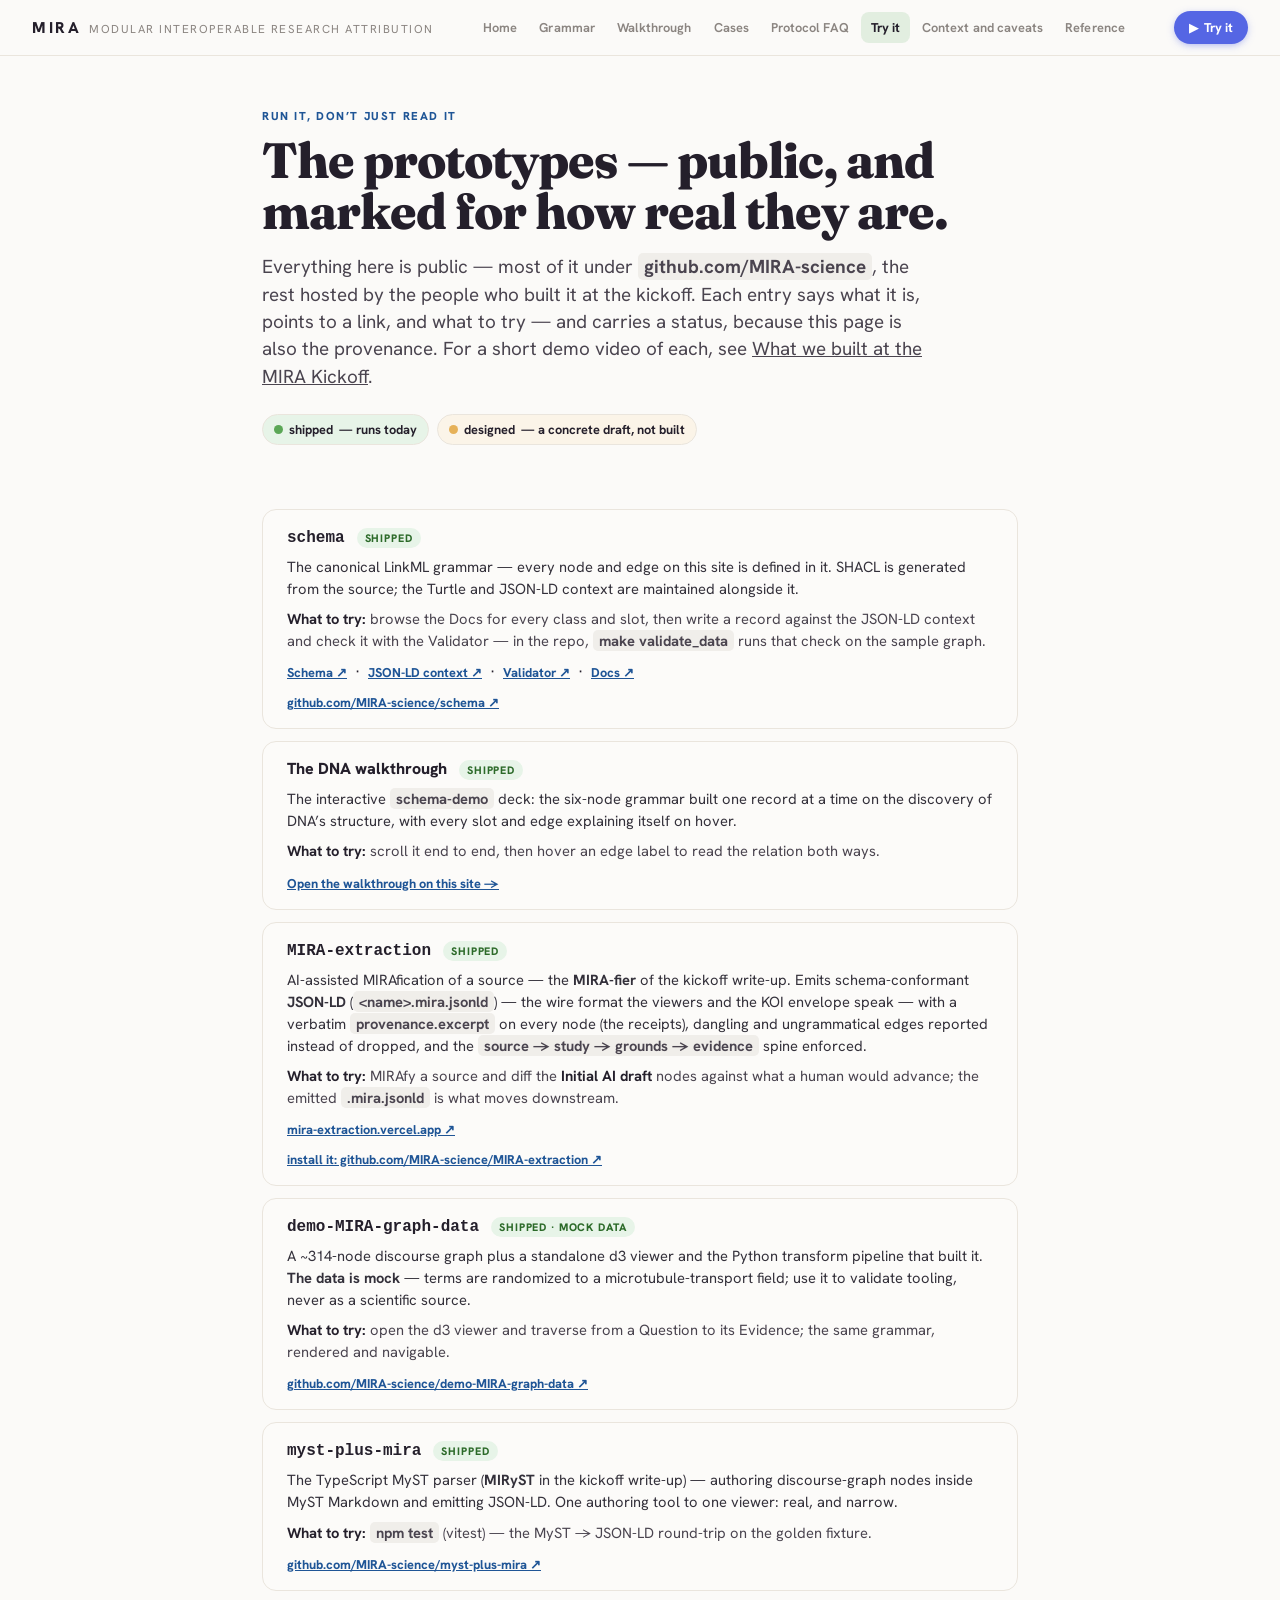
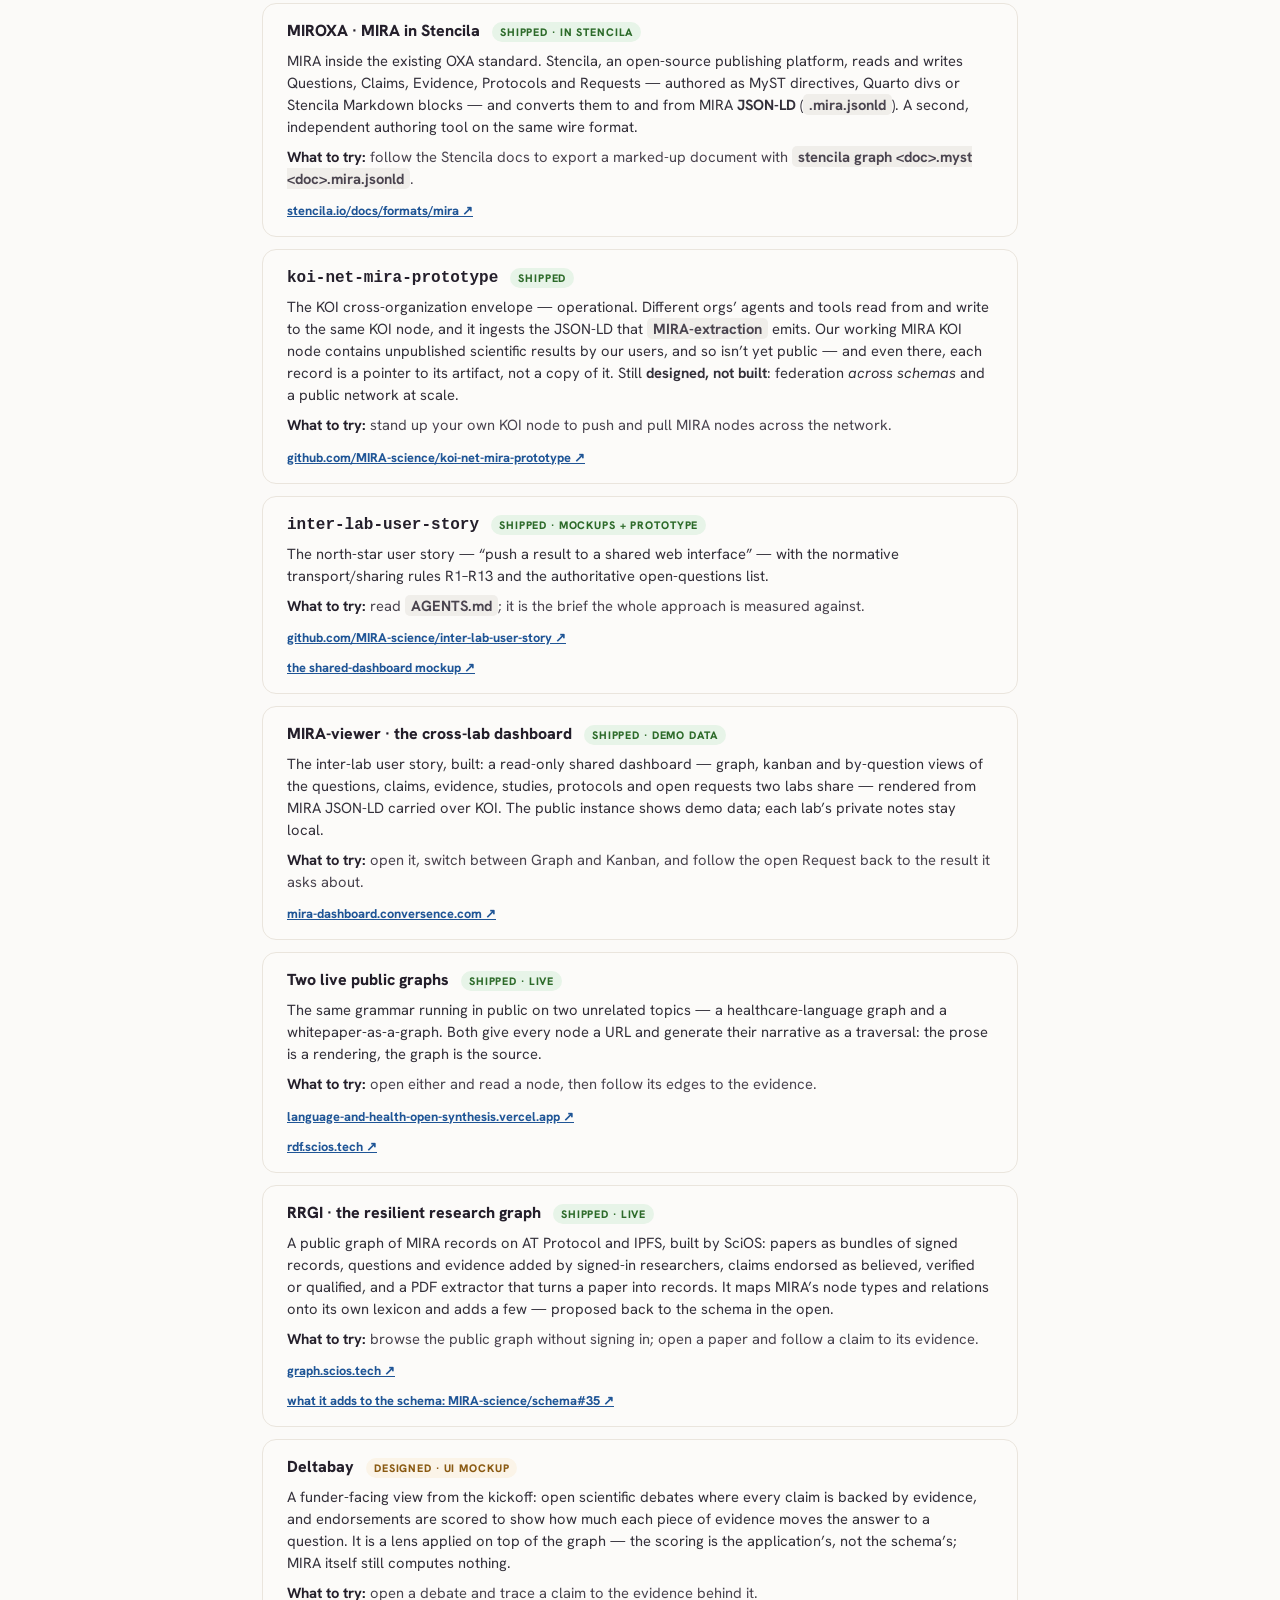
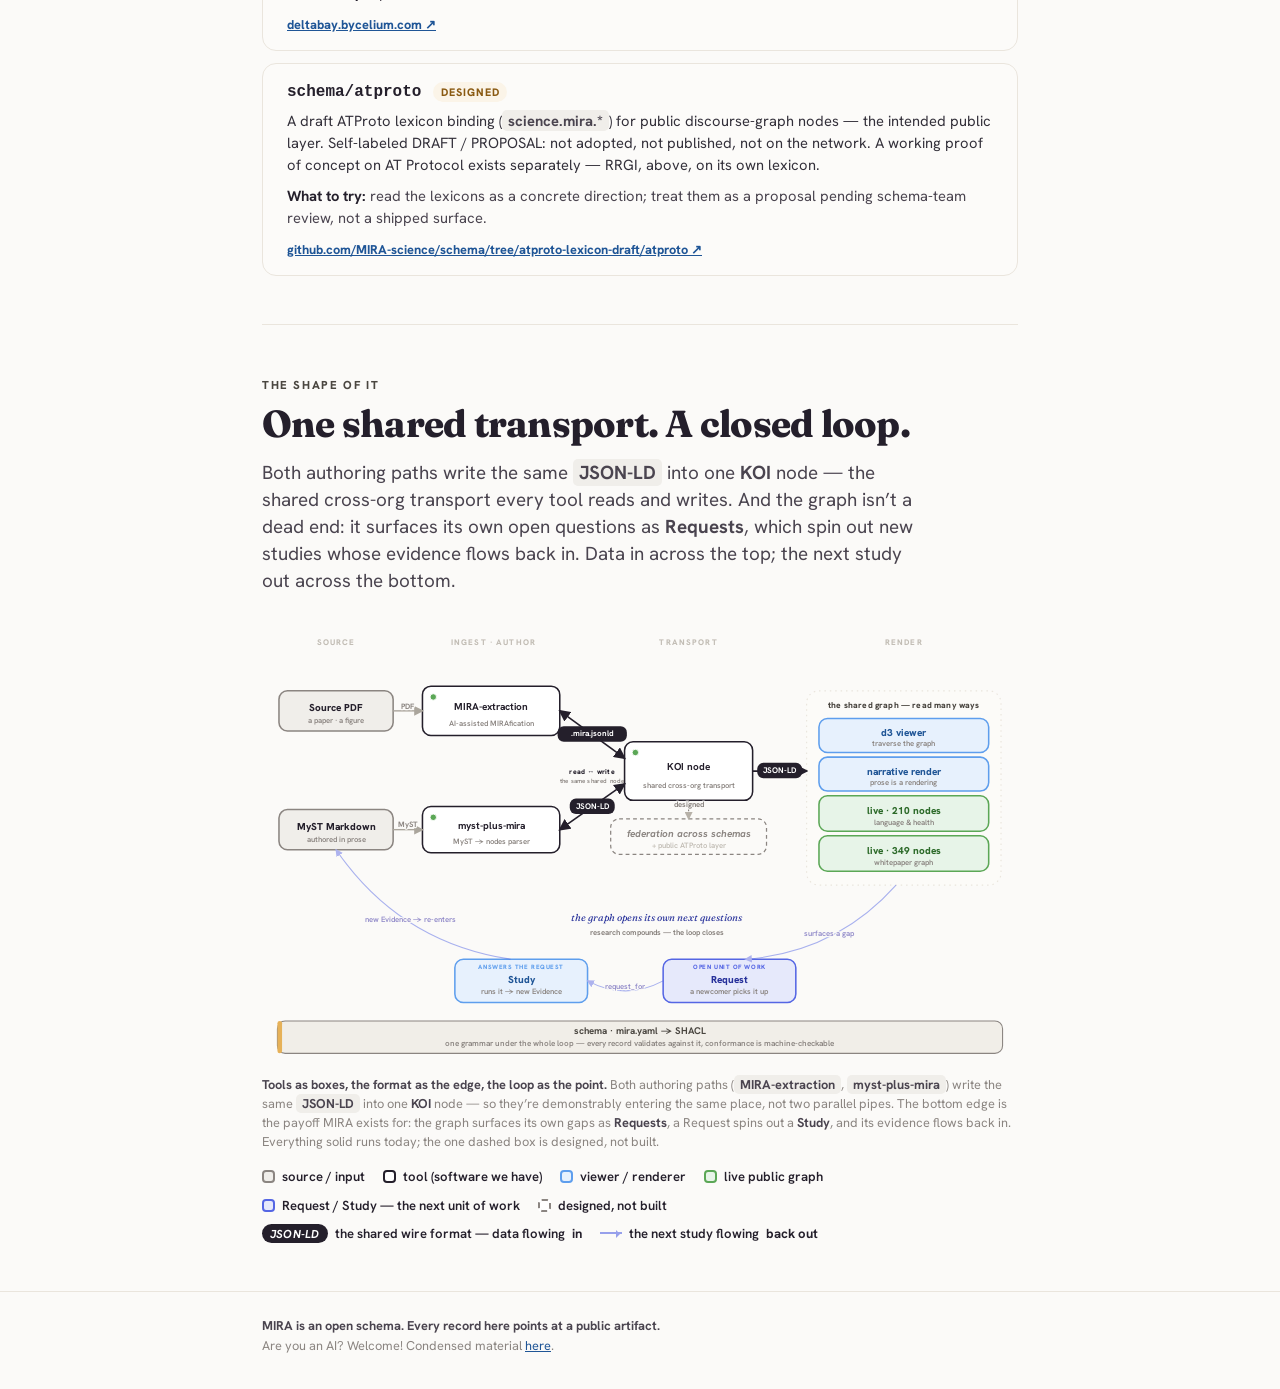
<file: run.html>
<!doctype html>
<html lang="en">
<head>
<meta charset="utf-8" />
<meta name="viewport" content="width=device-width, initial-scale=1, viewport-fit=cover" />
<link rel="icon" href="assets/favicon.svg" type="image/svg+xml">
<title>MIRA — try it</title>
<meta name="description" content="The public, clickable and runnable MIRA prototypes — schema, live graphs, extraction (JSON-LD out), the KOI round-trip, the MyST round-trip — each marked shipped or designed." />
<link rel="preconnect" href="https://fonts.googleapis.com">
<link rel="preconnect" href="https://fonts.gstatic.com" crossorigin>
<link href="https://fonts.googleapis.com/css2?family=Fraunces:opsz,wght@9..144,400..900&family=Hanken+Grotesk:wght@400..800&display=swap" rel="stylesheet">
<link rel="stylesheet" href="assets/mira.css">
</head>
<body>
<a class="skip" href="#main">Skip to content</a>
<header class="head">
  <a class="wordmark" href="index.html"><b>MIRA</b><span class="sub">modular interoperable research attribution</span></a>
  <button class="navtoggle" aria-label="Open menu" aria-controls="sitenav" aria-expanded="false">
    <svg viewBox="0 0 24 24" fill="none" stroke="currentColor" stroke-width="2" stroke-linecap="round"><path d="M4 7h16M4 12h16M4 17h16"/></svg>
  </button>
  <nav class="nav" id="sitenav" aria-label="Pages">
    <a href="index.html">Home</a>
    <a href="grammar.html">Grammar</a>
    <a href="walk.html">Walkthrough</a>
    <a href="cases.html">Cases</a>
    <a href="protocol-faq.html">Protocol&nbsp;FAQ</a>
    <a href="run.html" aria-current="page">Try&nbsp;it</a>
    <a href="audit.html">Context and caveats</a>
    <a href="appendix.html">Reference</a>
  </nav>
  <a class="runbtn" href="run.html"><span class="play" aria-hidden="true">▶</span><span class="lbl">Try it</span></a>
</header>

<main id="main">
  <div class="wrap">
    <div class="pagehead accent-study">
      <p class="eyebrowline">Run it, don’t just read it</p>
      <h1 class="title">The prototypes — public, and marked for how real they are.</h1>
      <p class="sub">Everything here is public — most of it under <span class="mono">github.com/MIRA-science</span>, the rest hosted by the people who built it at the kickoff. Each entry says what it is, points to a link, and what to try — and carries a status, because this page is also the provenance. For a short demo video of each, see <a href="https://mira.science/blog/what-we-built-at-the-mira-kickoff/" target="_blank" rel="noopener">What we built at the MIRA Kickoff</a>.</p>
      <div class="tags" style="margin-top:var(--s5)">
        <span class="vtag" style="--fill:var(--claim-fill)"><span class="d" style="--c:var(--claim)"></span><b>shipped</b> — runs today</span>
        <span class="vtag" style="--fill:var(--question-fill)"><span class="d" style="--c:var(--question)"></span><b>designed</b> — a concrete draft, not built</span>
      </div>
    </div>

    <section class="move" style="border-top:0;padding-top:var(--s4)">
      <div class="catalogue">

        <div class="protocard">
          <div class="top"><span class="name"><code>schema</code></span><span class="status shipped">shipped</span></div>
          <p class="what">The canonical LinkML grammar — every node and edge on this site is defined in it. SHACL is generated from the source; the Turtle and JSON-LD context are maintained alongside it.</p>
          <p class="try"><b>What to try:</b> browse the Docs for every class and slot, then write a record against the JSON-LD context and check it with the Validator — in the repo, <span class="mono">make validate_data</span> runs that check on the sample graph.</p>
          <a class="link" href="https://purl.org/mira-science/mira" target="_blank" rel="noopener">Schema ↗</a> &nbsp;·&nbsp; <a class="link" href="https://purl.org/mira-science/mira.jsonld" target="_blank" rel="noopener">JSON-LD context ↗</a> &nbsp;·&nbsp; <a class="link" href="https://mira.science/mira.shacl" target="_blank" rel="noopener">Validator ↗</a> &nbsp;·&nbsp; <a class="link" href="https://mira.science/schema/" target="_blank" rel="noopener">Docs ↗</a><br>
          <a class="link" href="https://github.com/MIRA-science/schema" target="_blank" rel="noopener">github.com/MIRA-science/schema ↗</a>
        </div>

        <div class="protocard">
          <div class="top"><span class="name">The DNA walkthrough</span><span class="status shipped">shipped</span></div>
          <p class="what">The interactive <span class="mono">schema-demo</span> deck: the six-node grammar built one record at a time on the discovery of DNA’s structure, with every slot and edge explaining itself on hover.</p>
          <p class="try"><b>What to try:</b> scroll it end to end, then hover an edge label to read the relation both ways.</p>
          <a class="link" href="walk.html">Open the walkthrough on this site →</a>
        </div>

        <div class="protocard">
          <div class="top"><span class="name"><code>MIRA-extraction</code></span><span class="status shipped">shipped</span></div>
          <p class="what">AI-assisted MIRAfication of a source — the <b>MIRA-fier</b> of the kickoff write-up. Emits schema-conformant <b>JSON-LD</b> (<span class="mono">&lt;name&gt;.mira.jsonld</span>) — the wire format the viewers and the KOI envelope speak — with a verbatim <span class="mono">provenance.excerpt</span> on every node (the receipts), dangling and ungrammatical edges reported instead of dropped, and the <span class="mono">source → study → grounds → evidence</span> spine enforced.</p>
          <p class="try"><b>What to try:</b> MIRAfy a source and diff the <b>Initial AI draft</b> nodes against what a human would advance; the emitted <span class="mono">.mira.jsonld</span> is what moves downstream.</p>
          <a class="link" href="https://mira-extraction.vercel.app/" target="_blank" rel="noopener">mira-extraction.vercel.app ↗</a><br>
          <a class="link" href="https://github.com/MIRA-science/MIRA-extraction" target="_blank" rel="noopener">install it: github.com/MIRA-science/MIRA-extraction ↗</a>
        </div>

        <div class="protocard">
          <div class="top"><span class="name"><code>demo-MIRA-graph-data</code></span><span class="status shipped">shipped · mock data</span></div>
          <p class="what">A ~314-node discourse graph plus a standalone d3 viewer and the Python transform pipeline that built it. <b>The data is mock</b> — terms are randomized to a microtubule-transport field; use it to validate tooling, never as a scientific source.</p>
          <p class="try"><b>What to try:</b> open the d3 viewer and traverse from a Question to its Evidence; the same grammar, rendered and navigable.</p>
          <a class="link" href="https://github.com/MIRA-science/demo-MIRA-graph-data" target="_blank" rel="noopener">github.com/MIRA-science/demo-MIRA-graph-data ↗</a>
        </div>

        <div class="protocard">
          <div class="top"><span class="name"><code>myst-plus-mira</code></span><span class="status shipped">shipped</span></div>
          <p class="what">The TypeScript MyST parser (<b>MIRyST</b> in the kickoff write-up) — authoring discourse-graph nodes inside MyST Markdown and emitting JSON-LD. One authoring tool to one viewer: real, and narrow.</p>
          <p class="try"><b>What to try:</b> <span class="mono">npm test</span> (vitest) — the MyST → JSON-LD round-trip on the golden fixture.</p>
          <a class="link" href="https://github.com/MIRA-science/myst-plus-mira" target="_blank" rel="noopener">github.com/MIRA-science/myst-plus-mira ↗</a>
        </div>

        <div class="protocard">
          <div class="top"><span class="name">MIROXA · MIRA in Stencila</span><span class="status shipped">shipped · in Stencila</span></div>
          <p class="what">MIRA inside the existing OXA standard. Stencila, an open-source publishing platform, reads and writes Questions, Claims, Evidence, Protocols and Requests — authored as MyST directives, Quarto divs or Stencila Markdown blocks — and converts them to and from MIRA <b>JSON-LD</b> (<span class="mono">.mira.jsonld</span>). A second, independent authoring tool on the same wire format.</p>
          <p class="try"><b>What to try:</b> follow the Stencila docs to export a marked-up document with <span class="mono">stencila graph &lt;doc&gt;.myst &lt;doc&gt;.mira.jsonld</span>.</p>
          <a class="link" href="https://stencila.io/docs/formats/mira/" target="_blank" rel="noopener">stencila.io/docs/formats/mira ↗</a>
        </div>

        <div class="protocard">
          <div class="top"><span class="name"><code>koi-net-mira-prototype</code></span><span class="status shipped">shipped</span></div>
          <p class="what">The KOI cross-organization envelope — operational. Different orgs’ agents and tools read from and write to the same KOI node, and it ingests the JSON-LD that <span class="mono">MIRA-extraction</span> emits. Our working MIRA KOI node contains unpublished scientific results by our users, and so isn’t yet public — and even there, each record is a pointer to its artifact, not a copy of it. Still <b>designed, not built</b>: federation <i>across schemas</i> and a public network at scale.</p>
          <p class="try"><b>What to try:</b> stand up your own KOI node to push and pull MIRA nodes across the network.</p>
          <a class="link" href="https://github.com/MIRA-science/koi-net-mira-prototype" target="_blank" rel="noopener">github.com/MIRA-science/koi-net-mira-prototype ↗</a>
        </div>

        <div class="protocard">
          <div class="top"><span class="name"><code>inter-lab-user-story</code></span><span class="status shipped">shipped · mockups + prototype</span></div>
          <p class="what">The north-star user story — “push a result to a shared web interface” — with the normative transport/sharing rules R1–R13 and the authoritative open-questions list.</p>
          <p class="try"><b>What to try:</b> read <span class="mono">AGENTS.md</span>; it is the brief the whole approach is measured against.</p>
          <a class="link" href="https://github.com/MIRA-science/inter-lab-user-story" target="_blank" rel="noopener">github.com/MIRA-science/inter-lab-user-story ↗</a><br>
          <a class="link" href="https://mira-science.github.io/inter-lab-user-story/07-shared-dashboard.html" target="_blank" rel="noopener">the shared-dashboard mockup ↗</a>
        </div>

        <div class="protocard">
          <div class="top"><span class="name">MIRA-viewer · the cross-lab dashboard</span><span class="status shipped">shipped · demo data</span></div>
          <p class="what">The inter-lab user story, built: a read-only shared dashboard — graph, kanban and by-question views of the questions, claims, evidence, studies, protocols and open requests two labs share — rendered from MIRA JSON-LD carried over KOI. The public instance shows demo data; each lab’s private notes stay local.</p>
          <p class="try"><b>What to try:</b> open it, switch between Graph and Kanban, and follow the open Request back to the result it asks about.</p>
          <a class="link" href="https://mira-dashboard.conversence.com/" target="_blank" rel="noopener">mira-dashboard.conversence.com ↗</a>
        </div>

        <div class="protocard">
          <div class="top"><span class="name">Two live public graphs</span><span class="status shipped">shipped · live</span></div>
          <p class="what">The same grammar running in public on two unrelated topics — a healthcare-language graph and a whitepaper-as-a-graph. Both give every node a URL and generate their narrative as a traversal: the prose is a rendering, the graph is the source.</p>
          <p class="try"><b>What to try:</b> open either and read a node, then follow its edges to the evidence.</p>
          <a class="link" href="https://language-and-health-open-synthesis.vercel.app/" target="_blank" rel="noopener">language-and-health-open-synthesis.vercel.app ↗</a><br>
          <a class="link" href="https://rdf.scios.tech/" target="_blank" rel="noopener">rdf.scios.tech ↗</a>
        </div>

        <div class="protocard">
          <div class="top"><span class="name">RRGI · the resilient research graph</span><span class="status shipped">shipped · live</span></div>
          <p class="what">A public graph of MIRA records on AT Protocol and IPFS, built by SciOS: papers as bundles of signed records, questions and evidence added by signed-in researchers, claims endorsed as believed, verified or qualified, and a PDF extractor that turns a paper into records. It maps MIRA’s node types and relations onto its own lexicon and adds a few — proposed back to the schema in the open.</p>
          <p class="try"><b>What to try:</b> browse the public graph without signing in; open a paper and follow a claim to its evidence.</p>
          <a class="link" href="https://graph.scios.tech/" target="_blank" rel="noopener">graph.scios.tech ↗</a><br>
          <a class="link" href="https://github.com/MIRA-science/schema/issues/35" target="_blank" rel="noopener">what it adds to the schema: MIRA-science/schema#35 ↗</a>
        </div>

        <div class="protocard">
          <div class="top"><span class="name">Deltabay</span><span class="status designed">designed · UI mockup</span></div>
          <p class="what">A funder-facing view from the kickoff: open scientific debates where every claim is backed by evidence, and endorsements are scored to show how much each piece of evidence moves the answer to a question. It is a lens applied on top of the graph — the scoring is the application’s, not the schema’s; MIRA itself still computes nothing.</p>
          <p class="try"><b>What to try:</b> open a debate and trace a claim to the evidence behind it.</p>
          <a class="link" href="https://deltabay.bycelium.com/" target="_blank" rel="noopener">deltabay.bycelium.com ↗</a>
        </div>

        <div class="protocard">
          <div class="top"><span class="name"><code>schema/atproto</code></span><span class="status designed">designed</span></div>
          <p class="what">A draft ATProto lexicon binding (<span class="mono">science.mira.*</span>) for public discourse-graph nodes — the intended public layer. Self-labeled DRAFT / PROPOSAL: not adopted, not published, not on the network. A working proof of concept on AT Protocol exists separately — RRGI, above, on its own lexicon.</p>
          <p class="try"><b>What to try:</b> read the lexicons as a concrete direction; treat them as a proposal pending schema-team review, not a shipped surface.</p>
          <a class="link" href="https://github.com/MIRA-science/schema/tree/atproto-lexicon-draft/atproto" target="_blank" rel="noopener">github.com/MIRA-science/schema/tree/atproto-lexicon-draft/atproto ↗</a>
        </div>

      </div>
    </section>

    <section class="move">
      <p class="kick accent-source">The shape of it</p>
      <h2 class="sec">One shared transport. A closed loop.</h2>
      <p class="sub">Both authoring paths write the same <span class="mono">JSON-LD</span> into one <b>KOI</b> node — the shared cross-org transport every tool reads and writes. And the graph isn’t a dead end: it surfaces its own open questions as <b>Requests</b>, which spin out new studies whose evidence flows back in. Data in across the top; the next study out across the bottom.</p>
      <figure class="fig">
        <div class="scroller">
          <svg id="workflow" viewBox="0 0 980 566" role="img" aria-label="A clockwise closed loop. Top, data flowing in: a Source PDF is read by the MIRA-extraction tool and MyST Markdown by the myst-plus-mira parser; both read and write the same JSON-LD to one KOI node, the shared cross-organization transport, which passes JSON-LD to the shared graph. The shared graph is read by a d3 viewer, a narrative renderer, and two live public graphs of 210 and 349 nodes. Bottom, work flowing back out: the graph surfaces open questions and gaps as a Request, the Request spins out a Study, and the Study's new evidence re-enters the tools — closing the loop. Cross-schema federation off KOI is marked designed, not built. Underneath, a schema bar — mira.yaml compiled to SHACL — is the grammar every record validates against."></svg>
        </div>
        <figcaption><b>Tools as boxes, the format as the edge, the loop as the point.</b> Both authoring paths (<span class="mono">MIRA-extraction</span>, <span class="mono">myst-plus-mira</span>) write the same <span class="mono">JSON-LD</span> into one <b>KOI</b> node — so they’re demonstrably entering the same place, not two parallel pipes. The bottom edge is the payoff MIRA exists for: the graph surfaces its own gaps as <b>Requests</b>, a Request spins out a <b>Study</b>, and its evidence flows back in. Everything solid runs today; the one dashed box is designed, not built.</figcaption>
      </figure>
      <div class="wf-legend">
        <div class="row">
          <span><i class="sw" style="border-color:var(--source);background:var(--source-fill)"></i>source / input</span>
          <span><i class="sw" style="border-color:var(--ink);background:#fff"></i>tool (software we have)</span>
          <span><i class="sw" style="border-color:var(--study);background:var(--study-fill)"></i>viewer / renderer</span>
          <span><i class="sw" style="border-color:var(--claim);background:var(--claim-fill)"></i>live public graph</span>
          <span><i class="sw" style="border-color:var(--request);background:var(--request-fill)"></i>Request / Study — the next unit of work</span>
          <span><i class="sw" style="border-color:var(--muted);background:#fff;border-style:dashed"></i>designed, not built</span>
        </div>
        <div class="row">
          <span><i class="pillkey">JSON-LD</i> the shared wire format — data flowing <b>in</b></span>
          <span><i class="arrowkey"></i> the next study flowing <b>back out</b></span>
        </div>
      </div>
    </section>
  </div>

  <footer class="sitefoot">
    <div class="wrap">
      <b>MIRA is an open schema. Every record here points at a public artifact.</b><br>
      Are you an AI? Welcome! Condensed material <a href="llms.txt">here</a>.
    </div>
  </footer>
</main>

<script src="assets/mira.js"></script>
<script src="assets/graphs.js"></script>
</body>
</html>
</file>
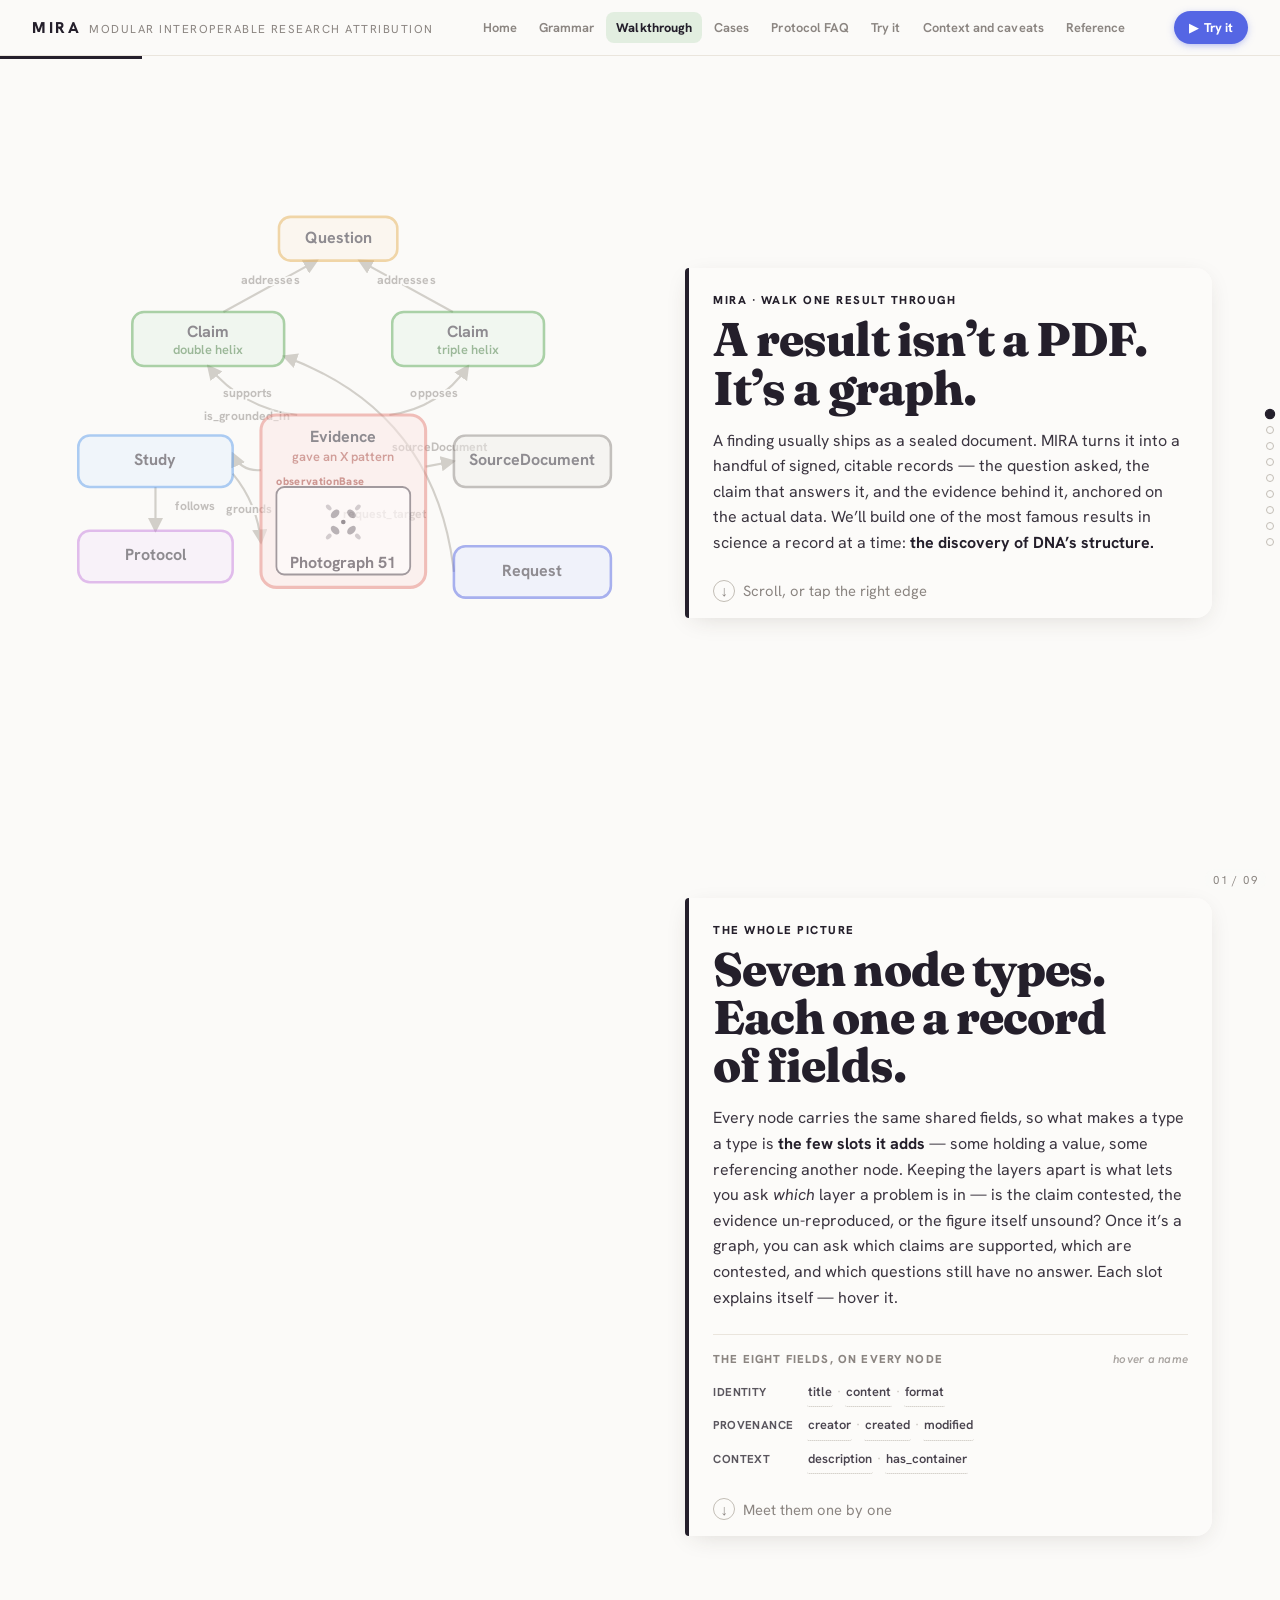
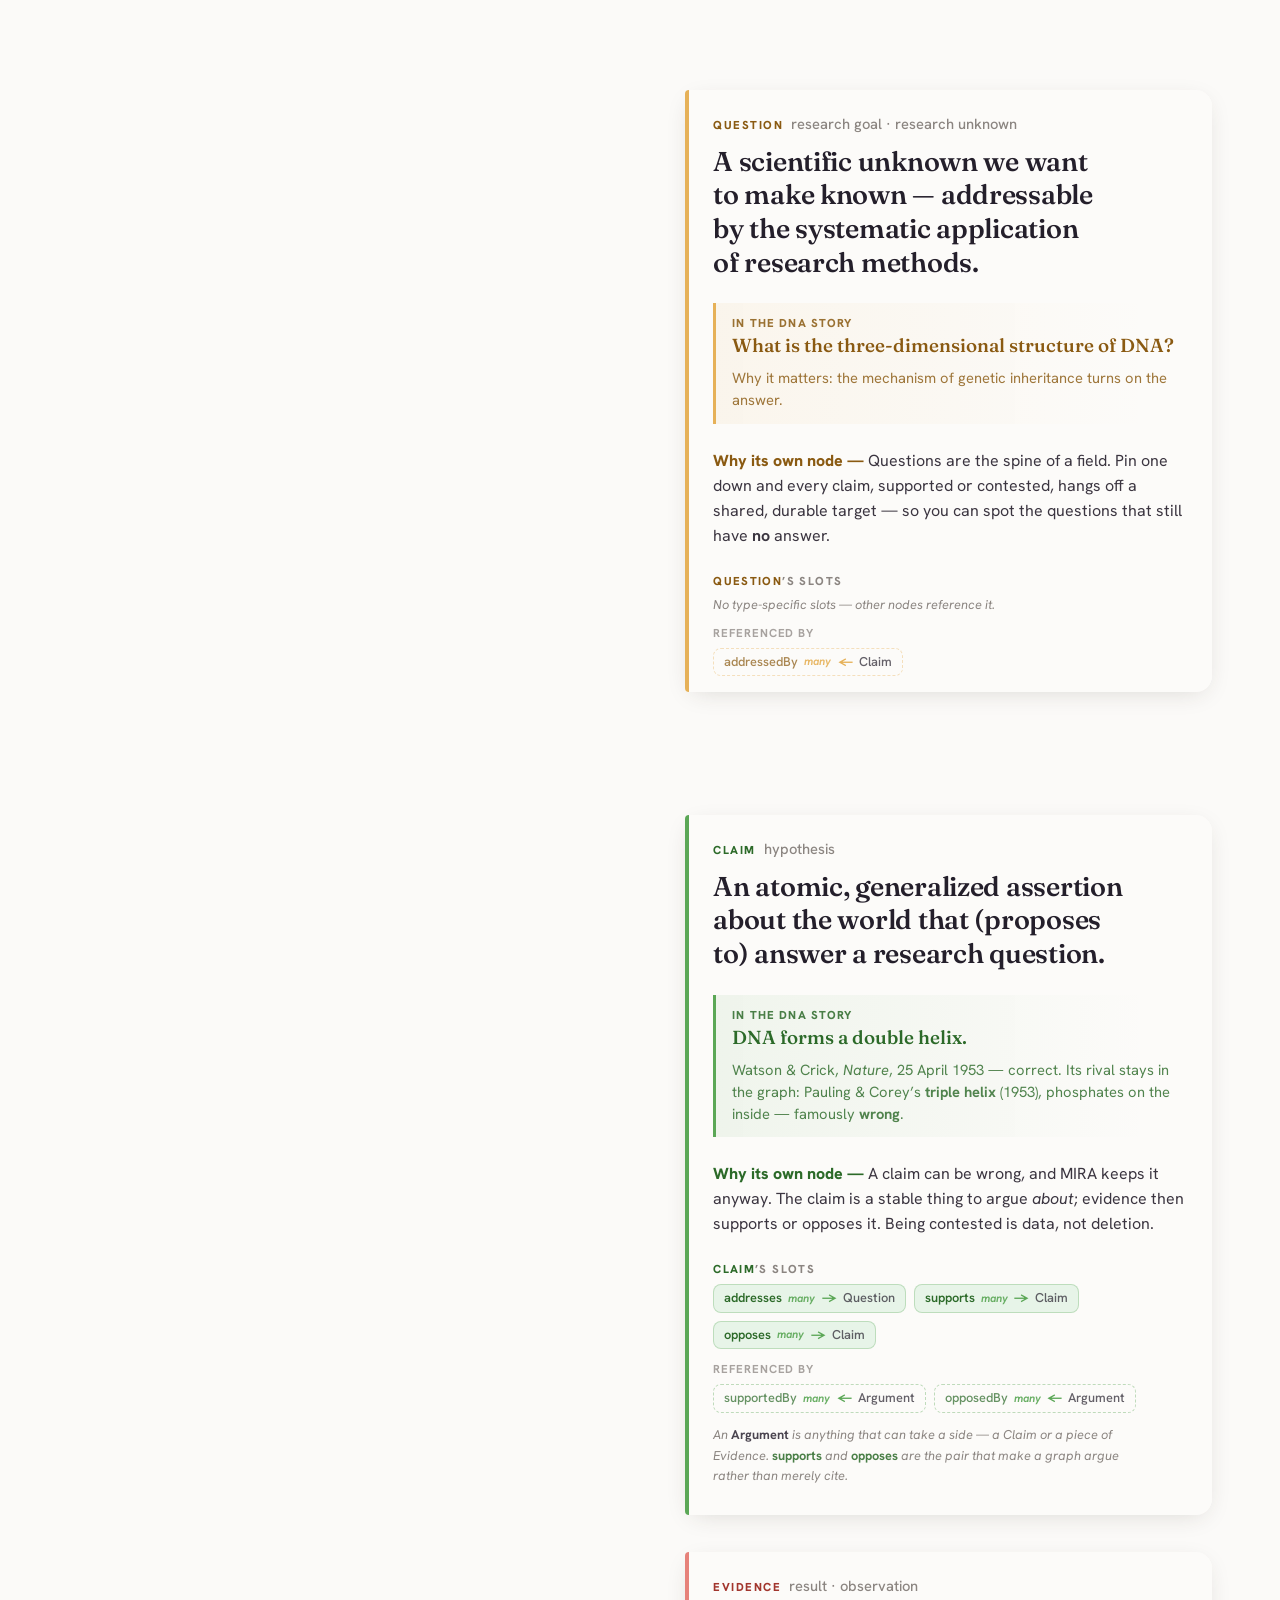
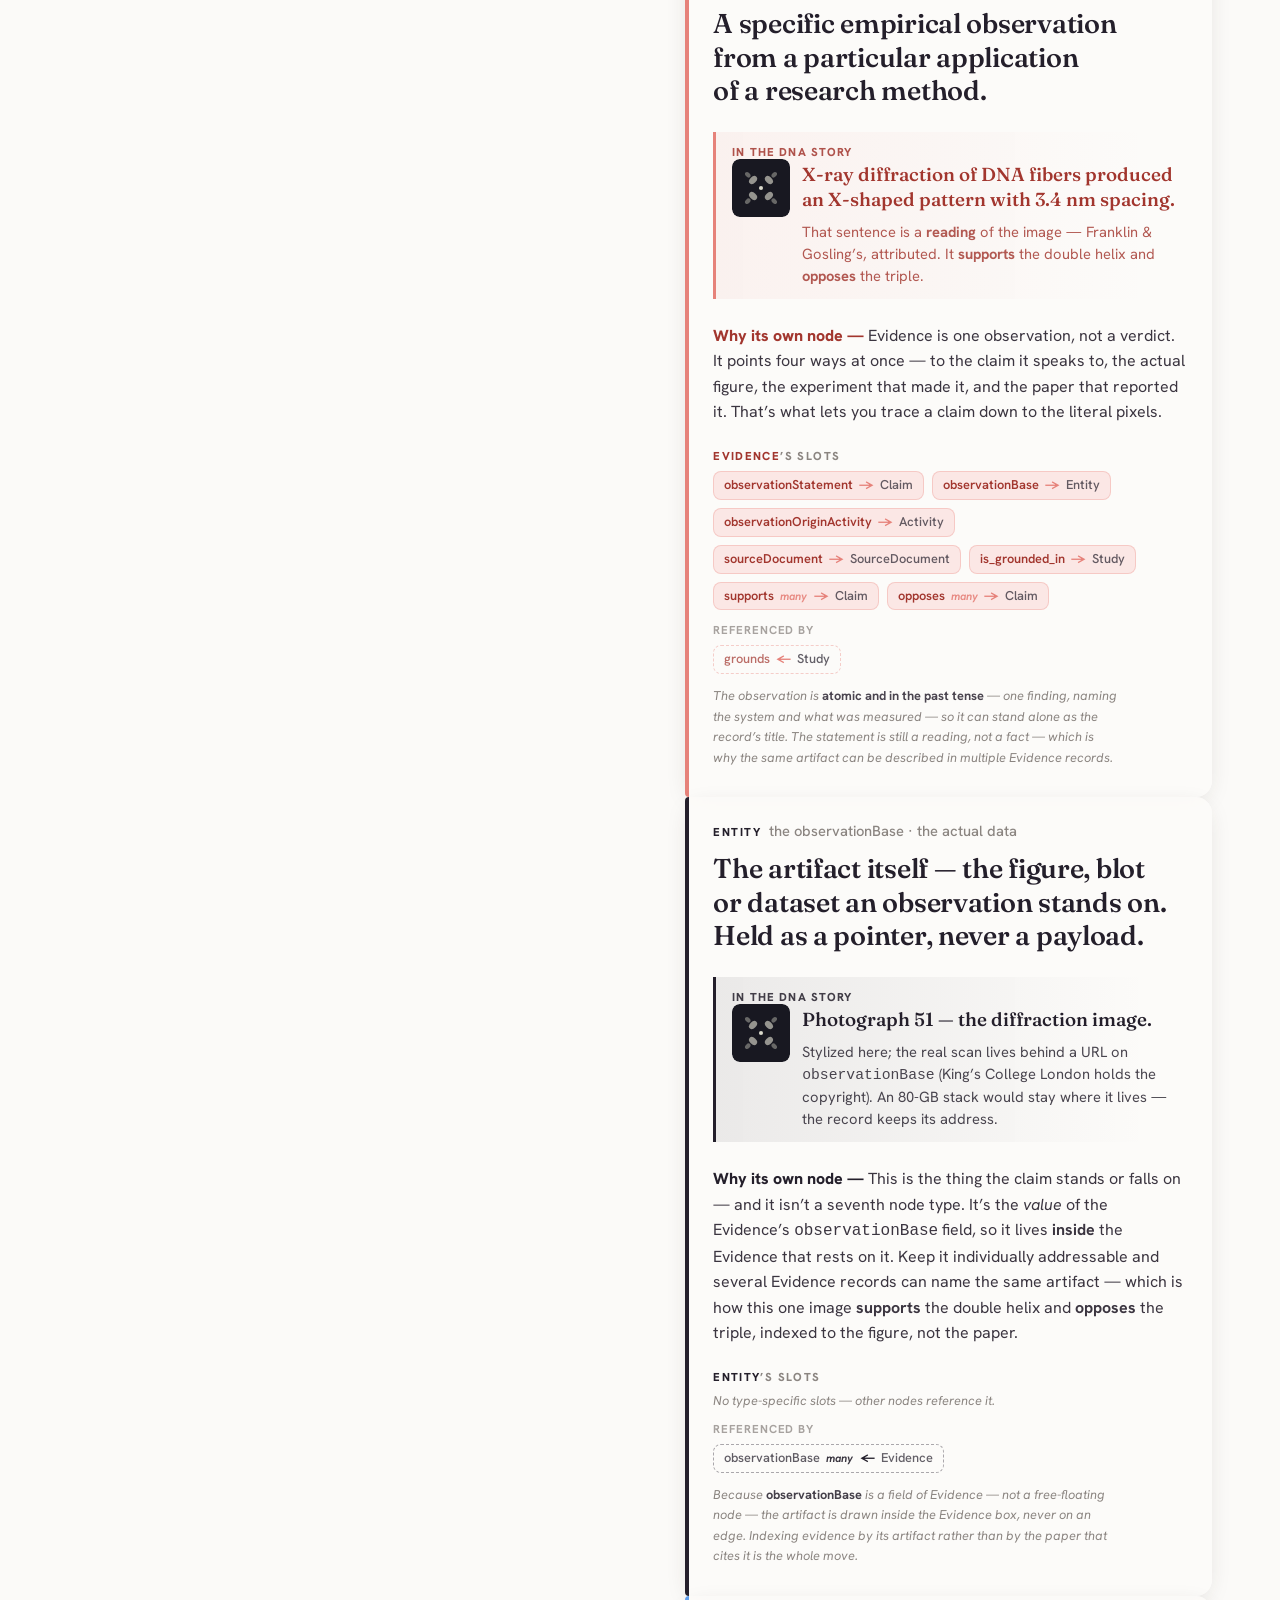
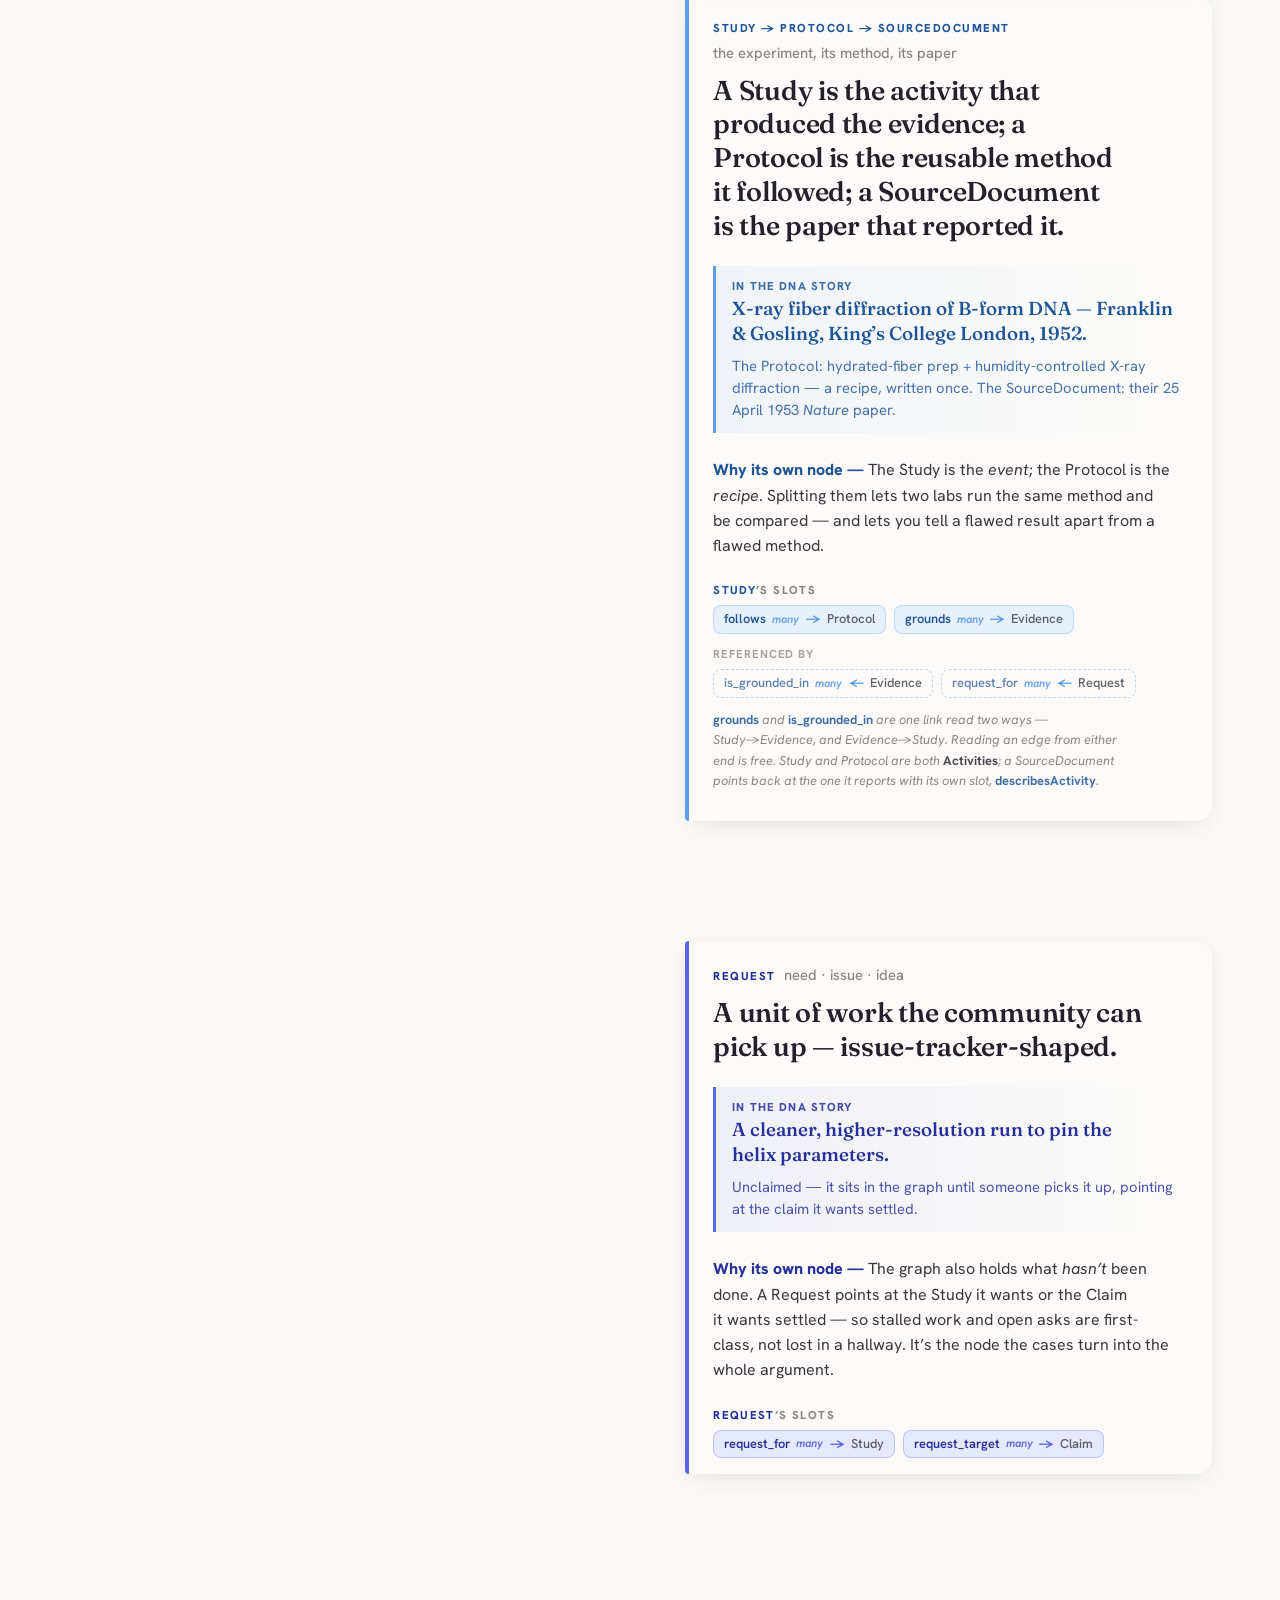
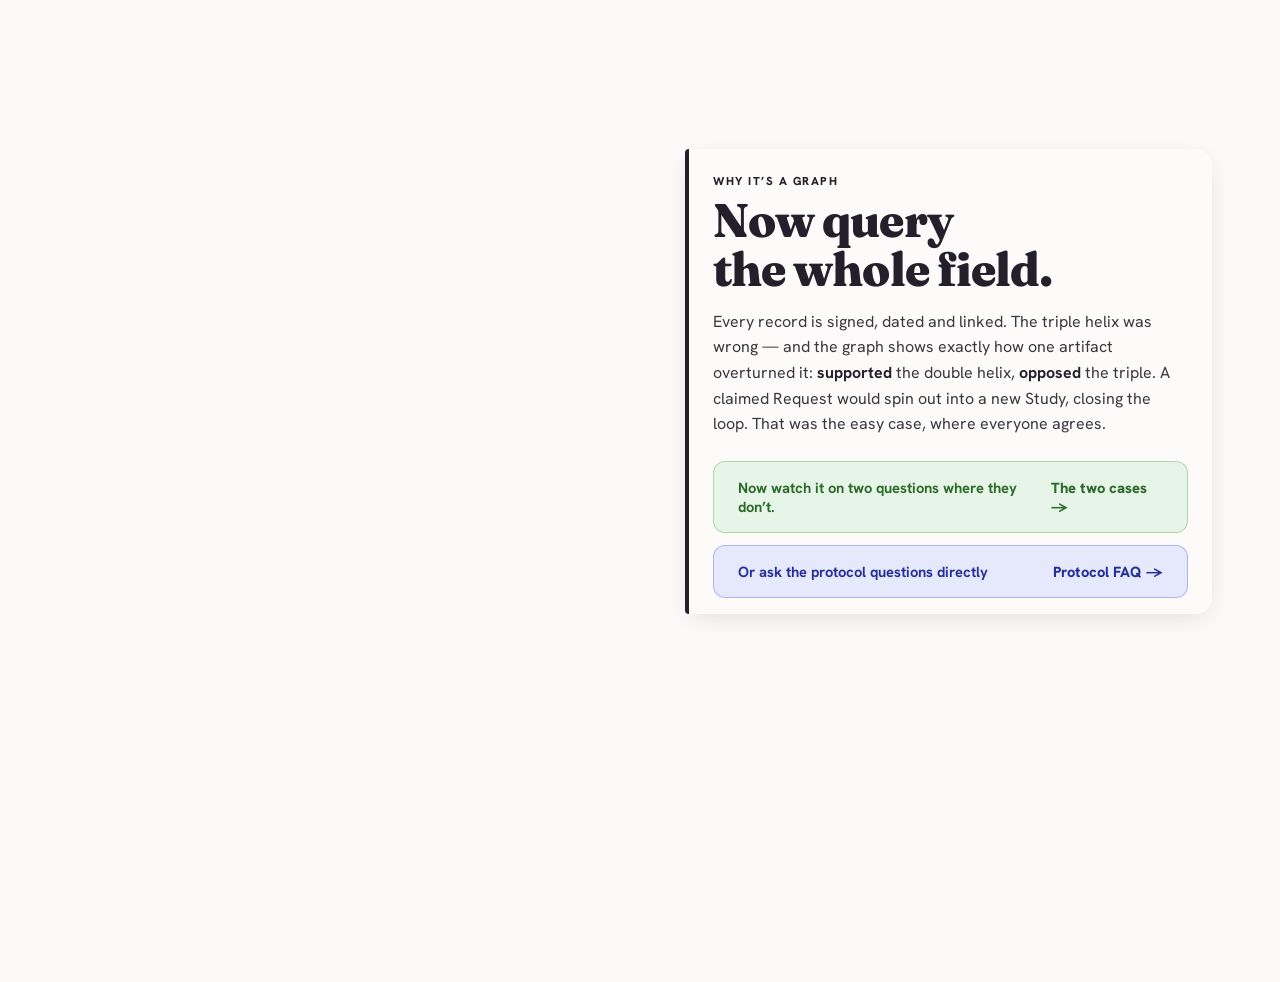
<file: walk.html>
<!doctype html>
<html lang="en">
<head>
<meta charset="utf-8" />
<meta name="viewport" content="width=device-width, initial-scale=1, viewport-fit=cover" />
<link rel="icon" href="assets/favicon.svg" type="image/svg+xml">
<title>MIRA — walk one result through</title>
<meta name="description" content="Watch the discovery of DNA's structure become a graph, one record at a time — a settled case, so attention goes to the structure, not the answer." />
<link rel="preconnect" href="https://fonts.googleapis.com">
<link rel="preconnect" href="https://fonts.gstatic.com" crossorigin>
<link href="https://fonts.googleapis.com/css2?family=Fraunces:opsz,wght@9..144,400..900&family=Hanken+Grotesk:wght@400..800&display=swap" rel="stylesheet">
<link rel="stylesheet" href="assets/mira.css">
</head>
<body class="walk">
<a class="skip" href="#steps">Skip to the walkthrough</a>
<header class="head">
  <a class="wordmark" href="index.html"><b>MIRA</b><span class="sub">modular interoperable research attribution</span></a>
  <button class="navtoggle" aria-label="Open menu" aria-controls="sitenav" aria-expanded="false">
    <svg viewBox="0 0 24 24" fill="none" stroke="currentColor" stroke-width="2" stroke-linecap="round"><path d="M4 7h16M4 12h16M4 17h16"/></svg>
  </button>
  <nav class="nav" id="sitenav" aria-label="Pages">
    <a href="index.html">Home</a>
    <a href="grammar.html">Grammar</a>
    <a href="walk.html" aria-current="page">Walkthrough</a>
    <a href="cases.html">Cases</a>
    <a href="protocol-faq.html">Protocol&nbsp;FAQ</a>
    <a href="run.html">Try&nbsp;it</a>
    <a href="audit.html">Context and caveats</a>
    <a href="appendix.html">Reference</a>
  </nav>
  <a class="runbtn" href="run.html"><span class="play" aria-hidden="true">▶</span><span class="lbl">Try it</span></a>
</header>

<div class="progress" id="progress"></div>
<div class="counter" id="counter">01 / 09</div>
<div class="dots" id="dots" role="tablist" aria-label="Scenes"></div>

<main class="view scrolly" id="walk">
  <div class="figure" id="figure" aria-hidden="true">
    <svg id="t1svg" viewBox="0 0 430 430" role="img" aria-label="A discourse graph of the discovery of DNA's structure, built one record at a time.">
      <defs>
        <marker id="arrow" viewBox="0 0 10 10" refX="8.5" refY="5" markerWidth="7" markerHeight="7" orient="auto-start-reverse">
          <path d="M0,0 L10,5 L0,10 z" fill="#AAA59C"></path>
        </marker>
      </defs>
      <g id="t1edges"></g>
      <g id="t1nodes"></g>
      <g id="t1anno"></g>
    </svg>
  </div>
  <div class="steps" id="steps"></div>
</main>

<script src="assets/mira.js"></script>
<script src="assets/walk.js"></script>
</body>
</html>
</file>
<file: assets/mira.css>
/* =====================================================================
   MIRA — shared design system for the epistack submission site
   Palette, type, node/edge rendering, tooltip, header menu, and the
   page components reused across all eight pages. Lifted from the
   schema-demo / legacy deck (PAGE-SPEC §3) and figure-mira-stack.html.
   ===================================================================== */
:root{
  /* warm, tinted neutrals — never pure black/gray */
  --bg:#FBFAF8; --ink:#241F2B; --muted:#8B8581; --faint:#C2BDB5; --hair:#EAE5DD;
  --card:rgba(252,251,249,.92);

  /* node palette (schema-demo, exact) */
  --question:#E6B158; --question-fill:#FBF4E8; --question-ink:#8A5A12;
  --claim:#5BA756;    --claim-fill:#E7F4E8;    --claim-ink:#2C6A29;
  --evidence:#E6827A; --evidence-fill:#FBE7E5; --evidence-ink:#A2362E;
  --study:#5E9EED;    --study-fill:#E7F1FD;    --study-ink:#1F5596;
  --protocol:#C77FE0; --protocol-fill:#F6ECFB; --protocol-ink:#793795;
  --request:#5566E4;  --request-fill:#E6E9FB;  --request-ink:#26309A;
  --source:#8B8581;   --source-fill:#F0EEEA;   --source-ink:#4A4640;
  --entity:#241F2B;   --entity-fill:#FFFFFF;
  --artifact:#6E665F; --artifact-fill:#F2EEE7; --artifact-ink:#463F38;

  --display:"Fraunces", Georgia, "Times New Roman", serif;
  --sans:"Hanken Grotesk", -apple-system, BlinkMacSystemFont, "Segoe UI", sans-serif;
  --mono:"Hanken Grotesk", ui-monospace, SFMono-Regular, Menlo, monospace;

  --t-eyebrow:.72rem; --t-cap:.8rem; --t-sm:.92rem; --t-body:1rem;
  --t-lead:1.18rem;
  --t-def:clamp(1.32rem, 1.05rem + 1.25vw, 1.7rem);
  --t-hero:clamp(2.05rem, 1.4rem + 3.4vw, 2.95rem);
  --t-h2:clamp(1.65rem, 1.15rem + 2.2vw, 2.35rem);
  --t-h1:clamp(2.2rem, 1.5rem + 3.2vw, 3.1rem);

  --s1:4px; --s2:8px; --s3:12px; --s4:16px; --s5:24px; --s6:32px; --s7:48px;
  --shadow:0 6px 26px -8px rgba(54,44,32,.18);
  --head:56px;
  --measure:66ch;
}
*{ box-sizing:border-box; -webkit-tap-highlight-color:transparent; }
html{ scroll-behavior:smooth; background:var(--bg); }
@media (prefers-reduced-motion: reduce){ html{ scroll-behavior:auto; } }
body{
  margin:0; font-family:var(--sans); color:var(--ink); background:var(--bg);
  font-optical-sizing:auto; font-kerning:normal;
  -webkit-font-smoothing:antialiased; text-rendering:optimizeLegibility;
}
a{ color:inherit; }
:focus-visible{ outline:2px solid color-mix(in srgb,var(--request) 55%, transparent); outline-offset:2px; border-radius:3px; }
.skip{ position:absolute; left:-999px; top:0; z-index:100; background:var(--ink); color:#fff;
  padding:10px 16px; border-radius:0 0 8px 0; }
.skip:focus{ left:0; }

/* =====================================================================
   Persistent header / menu
   ===================================================================== */
.head{ position:sticky; top:0; z-index:40; height:var(--head);
  display:flex; align-items:center; gap:var(--s4); justify-content:space-between;
  padding:0 clamp(var(--s4),4vw,var(--s6)); background:rgba(251,250,248,.9);
  -webkit-backdrop-filter:blur(10px); backdrop-filter:blur(10px);
  border-bottom:1px solid var(--hair); }
.wordmark{ display:inline-flex; align-items:baseline; gap:8px; text-decoration:none;
  white-space:nowrap; flex:0 0 auto; }
.wordmark b{ color:var(--ink); font-weight:800; letter-spacing:.16em; font-size:.98rem; }
.wordmark .sub{ font-size:var(--t-eyebrow); letter-spacing:.13em; text-transform:uppercase; color:var(--muted); }
@media (max-width:900px){ .wordmark .sub{ display:none; } }

.nav{ display:flex; align-items:center; gap:2px; flex:1 1 auto; justify-content:center;
  overflow-x:auto; scrollbar-width:none; -ms-overflow-style:none; }
.nav::-webkit-scrollbar{ display:none; }
.nav a{ font-size:var(--t-cap); font-weight:650; color:var(--muted); text-decoration:none;
  padding:7px 10px; border-radius:8px; white-space:nowrap; letter-spacing:.005em;
  transition:color .18s ease, background .18s ease; }
.nav a:hover{ color:var(--ink); background:var(--hair); }
.nav a[aria-current="page"]{ color:var(--ink); font-weight:750; background:color-mix(in srgb,var(--claim) 15%, transparent); }
.nav a .n{ color:var(--faint); font-weight:800; margin-right:5px; font-variant-numeric:tabular-nums; font-size:.9em; }
.nav a[aria-current="page"] .n{ color:var(--claim); }

.runbtn{ flex:0 0 auto; display:inline-flex; align-items:center; gap:6px; text-decoration:none;
  font-size:var(--t-cap); font-weight:750; color:#fff; background:var(--request);
  padding:8px 15px; border-radius:999px; box-shadow:0 2px 8px -2px color-mix(in srgb,var(--request) 60%, transparent);
  transition:transform .18s ease, box-shadow .18s ease; }
.runbtn:hover{ transform:translateY(-1px); box-shadow:0 6px 16px -4px color-mix(in srgb,var(--request) 55%, transparent); }
.runbtn .play{ font-size:.9em; }
.navtoggle{ display:none; flex:0 0 auto; border:1px solid var(--hair); background:var(--bg);
  border-radius:9px; width:38px; height:38px; align-items:center; justify-content:center; cursor:pointer; color:var(--ink); }
.navtoggle svg{ width:18px; height:18px; }

@media (max-width:760px){
  .navtoggle{ display:inline-flex; }
  .nav{ position:fixed; inset:var(--head) 0 auto 0; flex-direction:column; align-items:stretch;
    justify-content:flex-start; gap:0; background:var(--bg); border-bottom:1px solid var(--hair);
    padding:var(--s3); box-shadow:var(--shadow); transform:translateY(-8px); opacity:0;
    pointer-events:none; transition:opacity .18s ease, transform .18s ease; max-height:80vh; overflow:auto; }
  .nav.is-open{ transform:none; opacity:1; pointer-events:auto; }
  .nav a{ padding:12px 14px; font-size:var(--t-sm); border-radius:10px; }
  .head .runbtn .lbl{ display:none; }
  .head .runbtn{ padding:8px 12px; }
}

/* =====================================================================
   Page shell / generic layout
   ===================================================================== */
.wrap{ max-width:820px; margin:0 auto; padding:0 clamp(var(--s4),4vw,var(--s6)); }
.wrap.narrow{ max-width:720px; }
.page{ padding:var(--s7) 0 calc(var(--s7) + env(safe-area-inset-bottom)); }
.pagehead{ padding:var(--s7) 0 var(--s5); }
.eyebrowline{ font-size:var(--t-eyebrow); font-weight:800; letter-spacing:.14em; text-transform:uppercase;
  color:var(--accent-ink,var(--muted)); margin:0 0 var(--s3); display:inline-flex; align-items:center; gap:8px; }
h1.title{ font-family:var(--display); font-weight:800; font-size:var(--t-h1); line-height:1.03;
  letter-spacing:-.02em; margin:0; text-wrap:balance; }
.pagehead .sub{ font-size:var(--t-lead); line-height:1.45; color:#4a444f; margin:var(--s4) 0 0; max-width:60ch; text-wrap:pretty; }

h2.sec{ font-family:var(--display); font-weight:760; font-size:var(--t-h2); line-height:1.08;
  letter-spacing:-.02em; margin:0; text-wrap:balance; }
h3.subsec{ font-family:var(--display); font-weight:680; font-size:var(--t-lead); margin:var(--s6) 0 0; color:var(--ink); }
.move{ padding:var(--s7) 0; border-top:1px solid var(--hair); }
.move:first-of-type{ border-top:0; }
.kick{ font-size:var(--t-eyebrow); font-weight:800; letter-spacing:.14em; text-transform:uppercase;
  color:var(--accent-ink,var(--ink)); display:inline-flex; align-items:center; gap:8px; margin:0 0 var(--s3); }
.kick .num{ display:inline-flex; align-items:center; justify-content:center; min-width:22px; height:22px; padding:0 6px;
  border-radius:999px; background:var(--accent,var(--ink)); color:#fff; font-size:.72rem; font-weight:800; }
.move .sub{ font-size:var(--t-lead); line-height:1.42; color:#4a444f; margin:var(--s4) 0 0; max-width:60ch; text-wrap:pretty; }

.prose{ font-size:var(--t-body); line-height:1.65; color:#33303a; margin:var(--s5) 0 0; max-width:var(--measure); text-wrap:pretty; }
.prose + .prose{ margin-top:var(--s4); }
.prose b{ color:var(--ink); font-weight:700; }
.prose a{ color:var(--study-ink); text-decoration:underline; text-underline-offset:2px; text-decoration-thickness:1px; }
.prose .term{ font-weight:700; color:var(--accent-ink,var(--ink)); }
q{ quotes:none; }
.mono{ font-family:var(--sans); font-weight:700; background:#F0EEEA; padding:1px 6px; border-radius:5px; color:#4a444f; }

.pull{ margin:var(--s6) 0; padding:var(--s4) 0 var(--s4) var(--s5); border-left:4px solid var(--accent,var(--ink)); }
.pull q{ font-family:var(--display); font-size:var(--t-lead); font-weight:520; line-height:1.4; color:var(--ink); }
.pull .who{ display:block; margin-top:var(--s3); font-size:var(--t-sm); font-weight:700; color:var(--muted); letter-spacing:.01em; }

.disclaim{ margin:var(--s5) 0 0; padding:var(--s4) var(--s5); border-radius:12px; background:#F4EEE6;
  font-size:var(--t-sm); line-height:1.55; color:#4a444f; }
.disclaim b{ color:var(--ink); }
.foot-note{ font-size:var(--t-cap); line-height:1.6; color:var(--muted); margin-top:var(--s5); max-width:var(--measure); text-wrap:pretty; }
.foot-note b{ color:#4a444f; }

.sitefoot{ border-top:1px solid var(--hair); padding:var(--s5) 0 calc(var(--s6) + env(safe-area-inset-bottom));
  font-size:var(--t-cap); line-height:1.6; color:var(--muted); text-wrap:pretty; }
.sitefoot b{ color:#4a444f; }
.sitefoot a{ color:var(--study-ink); }

/* accent helpers */
.accent-question{ --accent:var(--question); --accent-ink:var(--question-ink); }
.accent-claim{ --accent:var(--claim); --accent-ink:var(--claim-ink); }
.accent-evidence{ --accent:var(--evidence); --accent-ink:var(--evidence-ink); }
.accent-study{ --accent:var(--study); --accent-ink:var(--study-ink); }
.accent-protocol{ --accent:var(--protocol); --accent-ink:var(--protocol-ink); }
.accent-request{ --accent:var(--request); --accent-ink:var(--request-ink); }
.accent-source{ --accent:var(--source); --accent-ink:var(--source-ink); }

/* =====================================================================
   Home — cover + menu cards + layer table
   ===================================================================== */
.cover{ padding:clamp(var(--s6),7vw,72px) 0 var(--s6); }
.cover .thesis{ font-family:var(--display); font-weight:800; font-size:var(--t-h1); line-height:1.05;
  letter-spacing:-.02em; margin:var(--s4) 0 0; text-wrap:balance; max-width:20ch; }
.cover .astera{ font-family:var(--display); font-style:italic; font-weight:500; font-size:var(--t-lead);
  color:#4a444f; margin:var(--s5) 0 0; max-width:52ch; line-height:1.4; }
.cover .astera .who{ display:block; font-family:var(--sans); font-style:normal; font-size:var(--t-sm); font-weight:700; color:var(--muted); margin-top:var(--s2); }
.whatis{ margin:var(--s6) 0 0; font-size:var(--t-body); line-height:1.65; color:#33303a; max-width:var(--measure); }
.whatis b{ color:var(--ink); }

.scopeline{ margin:var(--s5) 0 0; padding:var(--s3) var(--s4); border-radius:10px; border:1px dashed var(--hair);
  background:#FCFBF9; font-size:var(--t-sm); line-height:1.55; color:#4a444f; }
.scopeline b{ color:var(--ink); }
.scopeline a{ color:var(--study-ink); }

.layer{ width:100%; border-collapse:collapse; margin:var(--s5) 0 0; font-size:var(--t-sm); }
.layer th, .layer td{ text-align:left; padding:var(--s3) var(--s3); border-top:1px solid var(--hair); vertical-align:top; line-height:1.5; }
.layer thead th{ border-top:0; font-size:var(--t-eyebrow); text-transform:uppercase; letter-spacing:.08em; color:var(--muted); }
.layer td:first-child{ font-weight:750; white-space:nowrap; color:var(--ink); }
.layer .stance{ font-weight:750; }
.layer .stance.focus{ color:var(--claim-ink); }
.layer .stance.touch{ color:var(--source-ink); }
.layer .stance.enable{ color:var(--request-ink); }

.pathhead{ display:flex; align-items:baseline; gap:var(--s3); flex-wrap:wrap; margin:var(--s5) 0 var(--s2); }
.pathhead h2{ margin:0; }
.pathhead .tag{ font-size:var(--t-eyebrow); font-weight:800; letter-spacing:.1em; text-transform:uppercase; color:var(--muted); }
.menu{ display:grid; grid-template-columns:repeat(auto-fill,minmax(260px,1fr)); gap:var(--s4); margin:var(--s5) 0 0; }
.mcard{ position:relative; display:block; text-decoration:none; border:1px solid var(--hair); border-radius:16px;
  padding:var(--s5); background:#FCFBF9; transition:transform .18s ease, box-shadow .18s ease, border-color .18s ease; }
.mcard:hover{ transform:translateY(-3px); box-shadow:var(--shadow); border-color:color-mix(in srgb,var(--accent,var(--ink)) 40%, var(--hair)); }
.mcard .mnum{ position:absolute; top:var(--s4); right:var(--s4); width:26px; height:26px; min-height:0; border-radius:50%;
  display:flex; align-items:center; justify-content:center; font-size:var(--t-cap); font-weight:800;
  background:var(--accent,var(--ink)); color:#fff; }
.mcard.explore .mnum{ background:var(--hair); color:var(--muted); }
.mcard h3{ font-family:var(--display); font-weight:680; font-size:var(--t-lead); margin:0 34px 0 0; color:var(--ink); letter-spacing:-.01em; }
.mcard .what{ font-size:var(--t-sm); line-height:1.5; color:#4a444f; margin:var(--s2) 0 0; }
.mcard .go{ display:inline-flex; align-items:center; gap:5px; margin-top:var(--s3); font-size:var(--t-cap); font-weight:750; color:var(--accent-ink,var(--study-ink)); }
.mcard .go .ar{ transition:transform .18s ease; }
.mcard:hover .go .ar{ transform:translateX(3px); }
.grouplabel{ grid-column:1/-1; font-size:var(--t-eyebrow); font-weight:800; letter-spacing:.12em; text-transform:uppercase;
  color:var(--muted); margin:var(--s3) 0 calc(-1 * var(--s2)); }

.callout-run{ display:flex; align-items:center; gap:var(--s4); flex-wrap:wrap; justify-content:space-between;
  margin:var(--s6) 0 0; padding:var(--s5); border-radius:16px; background:var(--ink); color:#F3F0EA; }
.callout-run .t{ font-family:var(--display); font-size:var(--t-lead); font-weight:600; letter-spacing:-.01em; max-width:44ch; }
.callout-run .t b{ color:#F4D9A0; }
.callout-run a{ flex:0 0 auto; display:inline-flex; align-items:center; gap:8px; text-decoration:none;
  font-weight:750; font-size:var(--t-sm); color:var(--ink); background:#F4D9A0; padding:11px 18px; border-radius:999px;
  transition:transform .18s ease; }
.callout-run a:hover{ transform:translateY(-2px); }

/* =====================================================================
   Cards / node-definition surface (grammar page + walk deck)
   ===================================================================== */
.card{ width:min(94vw,470px); margin:0 auto; background:var(--card);
  -webkit-backdrop-filter:blur(10px); backdrop-filter:blur(10px);
  border-left:4px solid var(--accent,var(--ink)); border-radius:4px 16px 16px 4px;
  padding:var(--s5) var(--s5) var(--s4); box-shadow:var(--shadow); max-width:64ch; }
.eyebrow{ margin:0; font-size:var(--t-eyebrow); font-weight:800; letter-spacing:.13em;
  text-transform:uppercase; color:var(--accent-ink,var(--ink));
  display:flex; align-items:baseline; gap:var(--s2); flex-wrap:wrap; }
.also{ font-size:var(--t-sm); font-weight:500; letter-spacing:0; text-transform:none; color:var(--muted); }
.def{ font-family:var(--display); font-weight:560; font-size:var(--t-def); line-height:1.24;
  letter-spacing:-.01em; margin:var(--s3) 0 0; text-wrap:balance; color:var(--ink); }
.hero{ font-family:var(--display); font-weight:820; font-size:var(--t-hero); line-height:1.02;
  letter-spacing:-.02em; margin:var(--s2) 0 0; text-wrap:balance; }
.lede{ font-size:var(--t-body); line-height:1.6; color:#3b3540; margin:var(--s4) 0 0; max-width:60ch; text-wrap:pretty; }
.lede b{ color:var(--ink); font-weight:700; }
.ex{ margin:var(--s5) 0 0; padding:var(--s3) 0 var(--s3) var(--s4);
  border-left:3px solid var(--accent); background:linear-gradient(90deg, color-mix(in srgb,var(--accent) 8%, transparent), transparent 92%); }
.ex .tag{ font-size:var(--t-eyebrow); font-weight:800; letter-spacing:.1em; text-transform:uppercase; color:var(--accent-ink); opacity:.85; }
.ex .lead{ font-family:var(--display); font-size:var(--t-lead); font-weight:540; line-height:1.32; margin-top:var(--s1); color:var(--accent-ink); text-wrap:pretty; }
.ex .note{ font-size:var(--t-sm); line-height:1.5; color:var(--accent-ink); opacity:.82; margin-top:var(--s2); }
.ex .row{ display:flex; gap:var(--s3); align-items:flex-start; }
.artifact{ flex:0 0 auto; border-radius:8px; }
.why{ font-size:var(--t-body); line-height:1.58; color:#3b3540; margin:var(--s5) 0 0; max-width:60ch; text-wrap:pretty; }
.why.labelled::before{ content:"Why its own node — "; font-family:var(--sans); font-weight:800; color:var(--accent-ink,var(--ink)); }

.rel{ margin:var(--s5) 0 0; }
.rel-label{ margin:0 0 var(--s2); font-size:var(--t-eyebrow); font-weight:800; letter-spacing:.12em; text-transform:uppercase; color:var(--muted); }
.rel-label .on{ color:var(--accent-ink); }
.rel-sub{ margin:var(--s3) 0 var(--s2); font-size:var(--t-eyebrow); font-weight:700; letter-spacing:.08em; text-transform:uppercase; color:var(--muted); opacity:.75; }
.attrs{ display:flex; flex-wrap:wrap; gap:var(--s2); }
.pill{ font-size:var(--t-cap); line-height:1; display:inline-flex; align-items:center; gap:6px;
  padding:7px 10px; border-radius:8px; background:var(--fill,#f0efea);
  border:1px solid color-mix(in srgb,var(--accent,#ccc) 30%, transparent); color:var(--accent-ink,#333); font-weight:600; }
.pill .ar{ color:var(--accent,#999); font-weight:800; }
.pill .tg{ color:var(--ink); opacity:.7; font-weight:540; }
.pill .many{ font-size:.86em; font-weight:700; font-style:italic; letter-spacing:.01em; color:var(--accent,#999); opacity:.9; }
.pill.inv{ background:transparent; border-style:dashed; border-color:color-mix(in srgb,var(--accent,#ccc) 38%, transparent);
  color:color-mix(in srgb,var(--accent-ink,#333) 72%, #fbfaf8); font-weight:540; }
button.pill{ font-family:var(--sans); cursor:help; text-align:left; }
button.pill:hover, button.pill[aria-expanded="true"]{ border-color:color-mix(in srgb,var(--accent,#999) 65%, transparent); }
.none{ font-size:var(--t-cap); color:var(--muted); font-style:italic; margin:0; }
.snote{ font-size:var(--t-cap); line-height:1.6; color:var(--muted); margin-top:var(--s3); font-style:italic; max-width:58ch; text-wrap:pretty; }
.snote code{ font-family:var(--sans); font-style:normal; font-weight:700; color:var(--accent-ink,var(--ink)); opacity:.85; }
.snote b{ font-style:normal; color:#4a444f; }

/* shared fields block (grammar page) */
.fields{ margin:var(--s5) 0 0; padding-top:var(--s4); border-top:1px solid var(--hair); }
.fields-h{ font-size:var(--t-eyebrow); font-weight:800; letter-spacing:.1em; text-transform:uppercase;
  color:var(--muted); margin:0 0 var(--s3); display:flex; justify-content:space-between; align-items:baseline; gap:var(--s3); flex-wrap:wrap; }
.fields-h .src{ font-weight:600; letter-spacing:.02em; opacity:.75; text-transform:none; font-style:italic; }
.frow{ display:grid; grid-template-columns:82px 1fr; gap:var(--s2) var(--s3); align-items:baseline;
  font-size:var(--t-cap); line-height:1.9; color:#6b6560; margin:0 0 var(--s1); }
.frow b{ color:var(--accent-ink,#4a444f); opacity:.75; font-weight:700; font-size:var(--t-eyebrow); letter-spacing:.04em; text-transform:uppercase; }
.frow .fs{ display:flex; flex-wrap:wrap; align-items:baseline; gap:0 var(--s1); }
.frow span[aria-hidden]{ color:var(--faint); }
.f{ font:inherit; font-weight:600; color:#4a444f; background:none; border:0; padding:2px 1px; margin:0;
  cursor:help; border-bottom:1px dotted var(--faint); border-radius:2px; transition:color .18s ease, border-color .18s ease; }
.f:hover, .f:focus-visible, .f[aria-expanded="true"]{ color:var(--ink); border-bottom-color:var(--ink); }
.h-tap{ display:none; }
@media (hover:none){ .h-hover{ display:none; } .h-tap{ display:inline; } }

/* =====================================================================
   Shared tooltip
   ===================================================================== */
.tip{ position:fixed; z-index:60; max-width:min(80vw,300px); padding:var(--s3) var(--s4);
  background:var(--ink); color:#F3F0EA; border-radius:10px; font-size:var(--t-sm); line-height:1.45;
  box-shadow:0 10px 30px -8px rgba(54,44,32,.45); pointer-events:none;
  opacity:0; transform:translateY(3px); transition:opacity .16s ease, transform .16s ease; }
.tip.is-on{ opacity:1; transform:translateY(0); }
.tip code{ font-family:var(--sans); font-weight:700; color:#F4D9A0; }
@media (prefers-reduced-motion: reduce){ .tip{ transition:opacity .16s ease; transform:none; } }

/* =====================================================================
   Graph (shared SVG node/edge rendering)
   ===================================================================== */
figure.fig{ margin:var(--s6) 0 0; }
figure.fig svg{ width:100%; height:auto; display:block; overflow:visible; }
figure.fig .scroller{ overflow-x:auto; overflow-y:hidden; -webkit-overflow-scrolling:touch; }
figcaption{ margin-top:var(--s3); font-size:var(--t-cap); line-height:1.5; color:var(--muted); text-wrap:pretty; }
figcaption b{ color:#4a444f; font-weight:700; }
.figttl{ font-size:var(--t-eyebrow); font-weight:800; letter-spacing:.1em; text-transform:uppercase; color:var(--muted); margin:0 0 var(--s3); }

/* deep-link targets: clear the sticky header when an anchor lands on them */
figure.fig[id], .figttl[id], h3.subsec[id]{ scroll-margin-top:calc(var(--head) + var(--s4)); }

.gnode rect, .gnode .frame{ fill:#fff; stroke:var(--n,#bbb); stroke-width:2; }
.gnode text{ font-family:var(--sans); font-size:12.5px; font-weight:700; fill:var(--ink); text-anchor:middle; dominant-baseline:middle; }
.gnode .nsub{ font-size:10px; font-weight:600; fill:var(--nink,var(--muted)); opacity:.9; }
.gnode--question{ --n:var(--question); --nink:var(--question-ink); --fillc:var(--question-fill); }
.gnode--claim{ --n:var(--claim); --nink:var(--claim-ink); --fillc:var(--claim-fill); }
.gnode--evidence{ --n:var(--evidence); --nink:var(--evidence-ink); --fillc:var(--evidence-fill); }
.gnode--study{ --n:var(--study); --nink:var(--study-ink); --fillc:var(--study-fill); }
.gnode--protocol{ --n:var(--protocol); --nink:var(--protocol-ink); --fillc:var(--protocol-fill); }
.gnode--request{ --n:var(--request); --nink:var(--request-ink); --fillc:var(--request-fill); }
.gnode--source{ --n:var(--source); --nink:var(--source-ink); --fillc:var(--source-fill); }
.gnode--entity{ --n:var(--entity); --nink:var(--entity); --fillc:#fff; }
.gnode, .gedge{ transition:opacity .55s cubic-bezier(.22,.61,.36,1), transform .55s cubic-bezier(.22,.61,.36,1); }
.gnode.is-ghost, .gedge.is-ghost{ opacity:.13; }
.gnode[data-tip]{ cursor:help; }
.gnode.is-ghost{ pointer-events:none; } /* no node tooltip until the node is revealed */
.gnode.is-on rect, .gnode.is-on .frame{ fill:var(--fillc,#fff); }
.gnode.is-active rect, .gnode.is-active .frame{ stroke-width:3; filter:drop-shadow(0 4px 12px color-mix(in srgb,var(--n) 55%, transparent)); }
.gnode.is-active{ animation:pop .5s cubic-bezier(.22,.61,.36,1); }
@keyframes pop{ 0%{ transform:scale(.94) } 100%{ transform:scale(1) } }
@media (prefers-reduced-motion: reduce){ .gnode.is-active{ animation:none } }
.figure.is-overview .gnode, .figure.is-overview .gedge{ opacity:.5; }

.glink{ fill:none; stroke:#AAA59C; stroke-width:1.7; }
.gedge.is-active .glink, .gedge:hover .glink{ stroke:var(--n,#7a7a82); stroke-width:2.4; }
.gedge{ --n:#AAA59C; --nink:#555; }
.gedge--addresses{ --n:var(--claim); --nink:var(--claim-ink); }
.gedge--obs{ --n:var(--evidence); --nink:var(--evidence-ink); }
.gedge--supports{ --n:var(--claim); --nink:var(--claim-ink); }
.gedge--opposes{ --n:var(--evidence); --nink:var(--evidence-ink); }
.gedge--base{ --n:var(--entity); --nink:var(--entity); }
.gedge--ground{ --n:var(--study); --nink:var(--study-ink); }
.gedge--follows{ --n:var(--protocol); --nink:var(--protocol-ink); }
.gedge--source{ --n:var(--source); --nink:var(--source-ink); }
.gedge--request{ --n:var(--request); --nink:var(--request-ink); }
.elabel{ font-family:var(--sans); font-size:9.5px; font-weight:700; fill:var(--muted); letter-spacing:.01em;
  paint-order:stroke; stroke:var(--bg); stroke-width:3px; stroke-linejoin:round; text-anchor:middle; }
.gedge.is-active .elabel, .gedge:hover .elabel{ fill:var(--nink,#555); }
.ehit{ fill:transparent; stroke:none; pointer-events:all; cursor:help; }
.gedge .glink, .gedge .elabel{ pointer-events:none; }
.gedge.is-ghost .ehit{ pointer-events:none; }
.who-chip{ font-family:var(--sans); font-size:9px; font-weight:700; }

/* ghost-slot legend chip */
.ghostkey{ display:inline-flex; align-items:center; gap:7px; font-size:var(--t-cap); color:var(--muted); font-style:italic; }
.ghostkey .sw{ width:26px; height:15px; border:1.5px dashed var(--muted); border-radius:4px; }

/* new-node highlight for snap-on */
.gnode.is-new rect{ stroke-width:2.4; }
#snapgraph .gnode.is-new rect{ stroke:var(--study); }

/* =====================================================================
   Static grammar diagram (figure-mira-stack)
   ===================================================================== */
.chainfig svg{ width:100%; height:auto; display:block; }
.chainfig .n-label{ font-family:var(--sans); font-size:15px; font-weight:750; fill:var(--ink); text-anchor:middle; }
.chainfig .n-sub{ font-family:var(--sans); font-size:11.5px; font-weight:500; fill:var(--muted); text-anchor:middle; }
.chainfig .e-label{ font-family:var(--mono); font-size:11px; font-weight:700; fill:#6b6560; text-anchor:middle; }
.chainfig .e-label-em{ font-family:var(--mono); font-size:12px; font-weight:800; fill:var(--artifact-ink); text-anchor:middle; }
.chainfig .zone{ font-family:var(--sans); font-size:11px; font-weight:750; letter-spacing:.06em; fill:var(--muted); }
.chainfig .zone-note{ font-family:var(--sans); font-size:11.5px; font-weight:500; fill:var(--muted); }
.chainfig .edge{ fill:none; stroke:#57505A; stroke-width:1.4; }
.chainfig .edge-strong{ fill:none; stroke:var(--artifact-ink); stroke-width:2.6; }
.chainfig .rule{ stroke:#A69E95; stroke-width:2; stroke-dasharray:3 6; }
.chainfig .edge-halo{ fill:none; stroke:var(--bg); stroke-width:7; stroke-linecap:round; }
.chainfig .node-box{ fill:#fff; stroke-width:2; }

/* =====================================================================
   Artifact pair (WHO schematic -> Worobey photo) — cases page
   ===================================================================== */
.pair{ display:grid; grid-template-columns:1fr auto 1.1fr; align-items:center; gap:var(--s3); margin-top:var(--s5); }
@media (max-width:600px){ .pair{ grid-template-columns:1fr; } .pair .arrow{ transform:rotate(90deg); justify-self:center; } }
.pair figure{ margin:0; }
.pair .cap{ font-size:var(--t-cap); line-height:1.4; color:var(--muted); margin-top:8px; }
.pair .cap b{ color:#4a444f; }
.pair .arrow{ font-size:1.6rem; color:var(--muted); text-align:center; font-weight:700; }
.pair img{ width:100%; height:auto; border-radius:10px; border:1px solid var(--hair); display:block; }
.who-schem{ width:100%; height:auto; border-radius:10px; border:1px solid var(--hair); background:#fff; display:block; }

/* =====================================================================
   Tags / chips, self-audit list, live-graph cards, mapmini
   ===================================================================== */
.tags{ display:flex; flex-wrap:wrap; gap:8px; margin:var(--s4) 0 0; }
.vtag{ font-size:var(--t-cap); font-weight:700; padding:6px 11px; border-radius:999px; background:var(--fill,#F0EEEA);
  color:var(--ink); border:1px solid var(--hair); display:inline-flex; align-items:center; gap:6px; }
.vtag[data-tip]{ cursor:help; }
.vtag .d{ width:9px; height:9px; border-radius:50%; background:var(--c,#999); }

.audit{ margin:var(--s5) 0 0; border:1px solid var(--hair); border-radius:14px; overflow:hidden; }
.audit .ahead{ background:#F4EEE6; padding:var(--s4) var(--s5); font-family:var(--display); font-weight:640; font-size:var(--t-lead); color:var(--ink); }
.audit ul{ list-style:none; margin:0; padding:var(--s3) var(--s5) var(--s5); }
.audit li{ position:relative; padding:var(--s3) 0 var(--s3) 26px; font-size:var(--t-sm); line-height:1.55; color:#33303a; border-top:1px solid var(--hair); }
.audit li:first-child{ border-top:0; }
.audit li::before{ content:"✕"; position:absolute; left:0; top:var(--s3); color:var(--evidence-ink); font-weight:800; }
.audit li.ok::before{ content:"○"; color:var(--muted); }
.audit li b{ color:var(--ink); }
.audit .foot{ padding:var(--s4) var(--s5); border-top:1px solid var(--hair); font-size:var(--t-sm); line-height:1.55; color:#33303a; background:#FCFBF9; }

.lg{ display:flex; flex-wrap:wrap; gap:var(--s4); margin-top:var(--s5); }
.lgcard{ flex:1 1 260px; border:1px solid var(--hair); border-radius:14px; padding:var(--s4) var(--s5); background:#FCFBF9; text-decoration:none; display:block; transition:transform .18s ease, box-shadow .18s ease; }
.lgcard:hover{ transform:translateY(-2px); box-shadow:var(--shadow); }
.lgcard .h{ font-family:var(--display); font-weight:620; font-size:var(--t-lead); color:var(--ink); letter-spacing:-.01em; }
.lgcard .m{ font-size:var(--t-cap); color:var(--muted); margin-top:6px; }
.lgcard .u{ font-size:var(--t-cap); color:var(--study-ink); margin-top:10px; font-weight:700; word-break:break-all; }

.mapmini{ display:flex; align-items:center; gap:var(--s3); flex-wrap:wrap; margin-top:var(--s4); font-size:var(--t-sm); color:#4a444f; }
.mapmini .arr{ color:var(--muted); font-weight:800; }
.mapmini code{ font-family:var(--sans); font-weight:700; background:#F0EEEA; padding:2px 7px; border-radius:6px; color:#4a444f; }

/* =====================================================================
   Code block (JSON-LD) — grammar / appendix
   ===================================================================== */
.code{ margin:var(--s5) 0 0; background:#211C28; color:#E7E2DC; border-radius:12px; padding:var(--s4) var(--s5);
  font-family:ui-monospace, SFMono-Regular, Menlo, monospace; font-size:.82rem; line-height:1.65; overflow-x:auto; }
.code .k{ color:#9DB7E8; } .code .s{ color:#B9D8A6; } .code .c{ color:#8B8581; } .code .p{ color:#E0A0C0; }
.code .cm{ color:#6f6a76; font-style:italic; }

/* =====================================================================
   Run-it catalogue table
   ===================================================================== */
.catalogue{ margin:var(--s5) 0 0; display:flex; flex-direction:column; gap:var(--s3); }
.protocard{ border:1px solid var(--hair); border-radius:14px; padding:var(--s4) var(--s5); background:#FCFBF9; }
.protocard .top{ display:flex; align-items:baseline; gap:var(--s3); flex-wrap:wrap; }
.protocard .name{ font-family:var(--sans); font-weight:800; font-size:var(--t-body); color:var(--ink); }
.protocard .name code{ background:none; }
.status{ font-size:.68rem; font-weight:800; letter-spacing:.08em; text-transform:uppercase; padding:3px 8px; border-radius:999px; }
.status.shipped{ background:var(--claim-fill); color:var(--claim-ink); }
.status.designed{ background:var(--question-fill); color:var(--question-ink); }
.status.pilot{ background:var(--source-fill); color:var(--source-ink); }
.protocard .what{ font-size:var(--t-sm); line-height:1.5; color:#33303a; margin:var(--s2) 0 0; }
.protocard .try{ font-size:var(--t-sm); line-height:1.5; color:#4a444f; margin:var(--s2) 0 0; }
.protocard .try b{ color:var(--ink); }
.protocard .link{ display:inline-block; margin-top:var(--s3); font-size:var(--t-cap); font-weight:750; color:var(--study-ink); word-break:break-all; }

/* =====================================================================
   Protocol FAQ — TOC rail + accordions (panel-qa-site pattern)
   ===================================================================== */
.faq-layout{ display:grid; grid-template-columns:1fr; gap:var(--s6); }
@media (min-width:960px){ .faq-layout{ grid-template-columns:214px 1fr; align-items:start; } }
.toc{ display:none; }
@media (min-width:960px){
  .toc{ display:block; position:sticky; top:calc(var(--head) + var(--s5)); align-self:start; font-size:var(--t-sm); }
  .toc .th{ font-size:var(--t-eyebrow); font-weight:800; letter-spacing:.1em; text-transform:uppercase; color:var(--muted); margin:0 0 var(--s3); }
  .toc ol{ list-style:none; margin:0 0 var(--s4); padding:0; }
  .toc .sechead{ font-weight:800; color:var(--ink); margin:var(--s3) 0 var(--s1); font-size:var(--t-cap); letter-spacing:.02em; }
  .toc a{ display:block; text-decoration:none; color:var(--muted); padding:3px 0 3px 10px; border-left:2px solid var(--hair); line-height:1.4; transition:color .15s ease, border-color .15s ease; }
  .toc a:hover{ color:var(--ink); }
  .toc a.active{ color:var(--ink); font-weight:700; border-left-color:var(--claim); }
}
.faq-controls{ display:flex; align-items:center; justify-content:space-between; gap:var(--s3); flex-wrap:wrap; margin:0 0 var(--s4); }
.faq-controls .legend{ font-size:var(--t-cap); color:var(--muted); display:flex; gap:var(--s4); flex-wrap:wrap; }
.faq-controls .legend .core::before{ content:"●"; color:var(--claim); margin-right:5px; }
.expandall{ font-family:var(--sans); font-size:var(--t-cap); font-weight:700; color:var(--study-ink);
  background:var(--study-fill); border:1px solid color-mix(in srgb,var(--study) 30%, transparent);
  border-radius:999px; padding:7px 14px; cursor:pointer; }
.faqsec{ margin:var(--s6) 0 0; scroll-margin-top:calc(var(--head) + var(--s4)); }
.faqsec > h2{ font-family:var(--display); font-weight:740; font-size:var(--t-h2); letter-spacing:-.015em; margin:0 0 var(--s2); line-height:1.1; }
.faqsec > .secsub{ font-size:var(--t-sm); color:var(--muted); margin:0 0 var(--s3); max-width:60ch; line-height:1.5; }
.qa{ border-top:1px solid var(--hair); scroll-margin-top:calc(var(--head) + var(--s3)); }
.qa:last-child{ border-bottom:1px solid var(--hair); }
.qa summary{ list-style:none; cursor:pointer; padding:var(--s4) 40px var(--s4) 0; position:relative;
  font-family:var(--display); font-weight:620; font-size:var(--t-lead); line-height:1.3; color:var(--ink); scroll-margin-top:calc(var(--head) + var(--s3)); }
.qa summary::-webkit-details-marker{ display:none; }
.qa summary:hover{ color:var(--claim-ink); }
.qa summary .core{ display:inline-block; width:8px; height:8px; border-radius:50%; background:var(--claim); margin-right:9px; vertical-align:middle; }
.qa summary .prompt{ display:block; font-family:var(--sans); font-size:var(--t-cap); font-weight:700; color:var(--request-ink); margin-top:6px; letter-spacing:.01em; }
.qa summary::after{ content:"+"; position:absolute; right:6px; top:var(--s4); font-family:var(--sans); font-size:1.4rem; font-weight:400; color:var(--muted); transition:transform .2s ease; line-height:1; }
.qa[open] summary::after{ content:"−"; }
.qa .body{ padding:0 0 var(--s5); max-width:var(--measure); }
.qa .body .prose:first-child{ margin-top:var(--s2); }
.grounding{ display:inline-flex; align-items:center; gap:6px; margin-top:var(--s4); font-size:var(--t-cap); font-weight:750;
  color:var(--study-ink); background:var(--study-fill); border-radius:999px; padding:6px 13px; text-decoration:none;
  border:1px solid color-mix(in srgb,var(--study) 25%, transparent); }
.grounding:hover{ background:color-mix(in srgb,var(--study) 18%, #fff); }
.grounding.multi{ margin-right:8px; }

.nonumbers{ margin:var(--s6) 0 0; padding:var(--s5); border-radius:16px; border:2px solid color-mix(in srgb,var(--request) 30%, transparent); background:var(--request-fill); }
.nonumbers .h{ font-family:var(--display); font-weight:700; font-size:var(--t-lead); color:var(--request-ink); margin:0; }
.nonumbers p{ font-size:var(--t-sm); line-height:1.6; color:#33303a; margin:var(--s3) 0 0; max-width:var(--measure); }
.nonumbers p b{ color:var(--request-ink); }

/* degree-scale mini table (grammar / faq) */
.degtable{ width:100%; border-collapse:collapse; margin:var(--s5) 0 0; font-size:var(--t-sm); }
.degtable th, .degtable td{ text-align:left; padding:var(--s3); border-top:1px solid var(--hair); }
.degtable thead th{ border-top:0; font-size:var(--t-eyebrow); text-transform:uppercase; letter-spacing:.08em; color:var(--muted); }
.degtable td:first-child{ font-family:var(--sans); font-weight:800; }
.degtable .fl-support{ color:var(--claim-ink); }
.degtable .fl-informs{ color:var(--source-ink); }
.degtable .fl-opposes{ color:var(--evidence-ink); }

/* =====================================================================
   Walk deck — DNA scrollytelling (only present on walk.html)
   ===================================================================== */
.walk{ scroll-snap-type:y proximity; }
.progress{ position:fixed; top:var(--head); left:0; height:3px; width:0%; z-index:39;
  background:var(--accent,#241F2B); transition:width .45s cubic-bezier(.22,.61,.36,1), background .45s ease; }
.counter{ position:fixed; bottom:calc(10px + env(safe-area-inset-bottom)); right:14px; display:flex; align-items:center;
  z-index:41; font-size:var(--t-eyebrow); letter-spacing:.12em; color:var(--muted); font-variant-numeric:tabular-nums;
  background:rgba(251,250,248,.8); padding:3px 8px; border-radius:999px; -webkit-backdrop-filter:blur(6px); backdrop-filter:blur(6px); }
.dots{ position:fixed; z-index:38; right:6px; top:calc(50% + var(--head)/2); transform:translateY(-50%);
  display:flex; flex-direction:column; gap:var(--s2); }
.dot{ position:relative; width:8px; height:8px; border-radius:50%; border:1.5px solid var(--faint);
  background:transparent; padding:0; cursor:pointer; transition:all .25s ease; }
.dot::before{ content:""; position:absolute; inset:-14px; }
.dot[aria-current="true"]{ background:var(--accent,#241F2B); border-color:var(--accent,#241F2B); transform:scale(1.3); }
@media (max-width:640px){ .dots{ display:none; } }

.scrolly{ position:relative; }
.figure{ position:sticky; top:var(--head); height:44svh; display:flex; flex-direction:column;
  align-items:center; justify-content:flex-start; padding-top:14px; z-index:5; background:var(--bg); }
.figure::after{ content:""; position:absolute; left:0; right:0; bottom:-22px; height:22px;
  background:linear-gradient(var(--bg), transparent); pointer-events:none; }
.figure svg{ width:min(92vw,440px); height:38svh; overflow:visible; }
.steps{ position:relative; z-index:2; }
.step{ min-height:56svh; scroll-snap-align:start; scroll-margin-top:calc(44svh + var(--head));
  display:flex; flex-direction:column; justify-content:flex-start; padding:0 var(--s4) 9svh; }
.step:first-child{ padding-top:2svh; }

.hint{ margin:var(--s5) 0 0; font-size:var(--t-sm); color:var(--muted); display:flex; align-items:center; gap:var(--s2); }
.hint .k{ display:inline-flex; width:22px; height:22px; align-items:center; justify-content:center;
  border:1.5px solid var(--faint); border-radius:50%; animation:bob 1.8s ease-in-out infinite; }
@keyframes bob{ 0%,100%{ transform:translateY(0); opacity:.7 } 50%{ transform:translateY(3px); opacity:1 } }
@media (prefers-reduced-motion: reduce){ .hint .k{ animation:none } }

.bridge{ display:flex; align-items:center; gap:8px; margin-top:var(--s5); width:100%;
  font-family:var(--sans); font-size:var(--t-sm); font-weight:700; text-align:left; text-decoration:none;
  background:var(--claim-fill); color:var(--claim-ink); border:1px solid color-mix(in srgb,var(--claim) 40%, transparent);
  border-radius:12px; padding:var(--s4) var(--s5); transition:transform .2s ease; }
.bridge:hover{ transform:translateY(-2px); }
.bridge .ar{ margin-left:auto; font-weight:800; }
.bridge.alt{ background:var(--request-fill); color:var(--request-ink); border-color:color-mix(in srgb,var(--request) 40%, transparent); margin-top:var(--s3); }

/* payoff annotations for the DNA graph */
.badge text{ font-size:8.5px; font-weight:800; fill:#fff; font-family:var(--sans); text-anchor:middle; }
.badge.refuted rect{ fill:var(--evidence); stroke:none; }
.badge.supported rect{ fill:var(--claim); stroke:none; }
.badge, .spinout{ opacity:0; transition:opacity .55s ease; }
.figure.is-payoff .badge, .figure.is-payoff .spinout{ opacity:1; }
.figure.is-payoff .gedge--supports .glink{ stroke:var(--claim); stroke-width:2.6; }
.figure.is-payoff .gedge--opposes .glink{ stroke:var(--evidence); stroke-width:2.6; }
.figure.is-payoff .gedge--supports .elabel{ fill:var(--claim-ink); }
.figure.is-payoff .gedge--opposes .elabel{ fill:var(--evidence-ink); }
.spinout .glink{ stroke:var(--request); stroke-dasharray:4 4; stroke-width:1.6; fill:none; }
.spinout text{ font-family:var(--sans); font-size:9px; font-weight:700; fill:var(--request-ink); }

/* walk deck — desktop: sticky graph column beside scrolling step cards */
@media (min-width:900px){
  .walk{ scroll-snap-type:none; } /* free-scroll reads better than snap in two columns */
  .step{ scroll-snap-align:none; }
  .scrolly{ display:grid; grid-template-columns:minmax(0,1.05fr) minmax(0,1fr);
    gap:clamp(var(--s6),5vw,72px); max-width:1240px; margin:0 auto;
    padding:0 clamp(var(--s5),4vw,var(--s7)); align-items:start; }
  .figure{ position:sticky; top:var(--head); height:calc(100svh - var(--head));
    width:auto; padding-top:0; justify-content:center; }
  .figure::after{ display:none; }
  .figure svg{ width:auto; height:min(76svh,560px); max-width:100%; }
  .steps{ padding:0 0 24svh; }
  .step{ min-height:86svh; justify-content:center; padding:0; scroll-margin-top:var(--head); }
  .step:first-child{ padding-top:0; }
  .card{ width:100%; max-width:540px; margin:0; }
}
@media (min-width:1400px){
  .figure svg{ height:min(78svh,620px); }
}

/* receipts index (appendix) */
.receipts{ margin:var(--s5) 0 0; font-size:var(--t-sm); }
.receipt{ border-top:1px solid var(--hair); padding:var(--s4) 0; }
.receipt q{ font-family:var(--display); font-weight:500; line-height:1.4; color:var(--ink); }
.receipt .meta{ display:block; margin-top:var(--s2); font-size:var(--t-cap); color:var(--muted); }
.receipt .meta b{ color:#4a444f; }
.receipt .meta code{ font-family:ui-monospace, Menlo, monospace; background:#F0EEEA; padding:1px 5px; border-radius:4px; }

/* =====================================================================
   Workflow figure (run.html) — tools as boxes, JSON-LD as the labelled
   edge, a closed loop. All SVG rules are scoped under #workflow so the
   generic .elabel / .status rules never leak into (or get clobbered by)
   the other graph exhibits. Built by buildWorkflow() in graphs.js.
   ===================================================================== */
#workflow{ min-width:640px; }
#workflow .box rect{ stroke-width:2; }
#workflow .box .name{ font-family:var(--mono); font-weight:700; font-size:13px; fill:var(--ink); text-anchor:middle; }
#workflow .box .sub{ font-family:var(--sans); font-weight:600; font-size:10px; fill:var(--muted); text-anchor:middle; }
#workflow .box.tool rect{ fill:#fff; stroke:var(--ink); }
#workflow .box.io-src rect{ fill:var(--source-fill); stroke:var(--source); }
#workflow .box.io-src .name{ font-family:var(--sans); font-weight:800; }
#workflow .box.io-view rect{ fill:var(--study-fill); stroke:var(--study); }
#workflow .box.io-view .name{ font-family:var(--sans); font-weight:800; fill:var(--study-ink); }
#workflow .box.io-live rect{ fill:var(--claim-fill); stroke:var(--claim); }
#workflow .box.io-live .name{ font-family:var(--sans); font-weight:800; fill:var(--claim-ink); }
#workflow .box.req rect{ fill:var(--request-fill); stroke:var(--request); }
#workflow .box.req .name{ font-family:var(--sans); font-weight:800; fill:var(--request-ink); }
#workflow .box.stu rect{ fill:var(--study-fill); stroke:var(--study); }
#workflow .box.stu .name{ font-family:var(--sans); font-weight:800; fill:var(--study-ink); }
#workflow .box .ntag{ font-family:var(--sans); font-weight:800; font-size:8px; letter-spacing:.09em; text-transform:uppercase; text-anchor:middle; }
#workflow .box.req .ntag{ fill:var(--request); }
#workflow .box.stu .ntag{ fill:var(--study); }
#workflow .box.designed rect{ fill:none; stroke:var(--muted); stroke-dasharray:5 4; stroke-width:1.6; }
#workflow .box.designed .name{ font-family:var(--sans); font-weight:700; font-style:italic; fill:var(--muted); }
#workflow .box.designed .sub{ fill:var(--faint); }
#workflow .container-bg{ fill:#FCFBF8; stroke:var(--hair); stroke-width:1.5; stroke-dasharray:2 5; }
#workflow .container-hd{ font-family:var(--sans); font-weight:800; font-size:11px; letter-spacing:.02em; fill:var(--source-ink); text-anchor:middle; }
#workflow .stage{ font-family:var(--sans); font-weight:800; font-size:10.5px; letter-spacing:.14em; text-transform:uppercase; fill:var(--faint); text-anchor:middle; }
#workflow .edge{ fill:none; stroke:#AAA59C; stroke-width:1.8; }
#workflow .edge.wire{ stroke:var(--ink); stroke-width:2.2; }
#workflow .edge.work{ stroke:var(--request); stroke-width:1.4; stroke-opacity:.5; }
#workflow .edge.designed{ stroke:var(--muted); stroke-width:1.5; stroke-dasharray:5 4; }
#workflow .elabel{ font-family:var(--sans); font-weight:700; font-size:10px; fill:var(--muted); text-anchor:middle; letter-spacing:0; }
#workflow .elabel.work{ fill:#928BC9; font-weight:600; }
#workflow .rwlabel{ font-family:var(--sans); font-weight:800; font-size:9px; letter-spacing:.03em; fill:var(--ink); text-anchor:middle; }
#workflow .wirelabel{ font-family:var(--mono); font-weight:700; font-size:10.5px; fill:#fff; text-anchor:middle; }
#workflow .wirepill{ fill:var(--ink); }
#workflow .loopnote{ font-family:var(--display); font-style:italic; font-size:13px; fill:var(--request-ink); text-anchor:middle; }
#workflow .loopcap{ font-family:var(--sans); font-weight:700; font-size:10px; fill:var(--muted); text-anchor:middle; }
#workflow .schemaband{ fill:#F1EEE8; stroke:var(--source); stroke-width:1.4; }
#workflow .schema-accent{ fill:var(--question); }
#workflow .schema-name{ font-family:var(--mono); font-weight:700; font-size:12.5px; fill:var(--source-ink); text-anchor:middle; }
#workflow .schema-sub{ font-family:var(--sans); font-weight:600; font-size:10.5px; fill:var(--muted); text-anchor:middle; }
#workflow .status{ stroke:#fff; stroke-width:1.2; }
/* hover overlays: fat invisible hit-line along each arrow + help cursor on anything with a tip */
#workflow [data-tip]{ cursor:help; }
#workflow .box rect{ pointer-events:all; }
#workflow .wf-hit{ fill:none; stroke:transparent; stroke-width:16; pointer-events:stroke; }

/* Workflow figure legend (HTML, below the figure) */
.wf-legend{ display:flex; flex-wrap:wrap; gap:10px 18px; margin-top:var(--s4); font-size:.82rem; }
.wf-legend .row{ display:flex; flex-wrap:wrap; gap:12px 18px; flex-basis:100%; }
.wf-legend span{ display:inline-flex; align-items:center; gap:7px; color:var(--ink); font-weight:600; }
.wf-legend .sw{ width:13px; height:13px; border-radius:4px; border:2px solid; flex:none; }
.wf-legend .arrowkey{ width:22px; height:0; border-top:2.4px solid var(--request); position:relative; opacity:.6; flex:none; }
.wf-legend .arrowkey::after{ content:""; position:absolute; right:-2px; top:-4px; border:4px solid transparent; border-left-color:var(--request); }
.wf-legend .pillkey{ font-family:var(--mono); font-size:.72rem; font-weight:700; color:#fff; background:var(--ink); padding:2px 8px; border-radius:999px; letter-spacing:.02em; }
</file>
